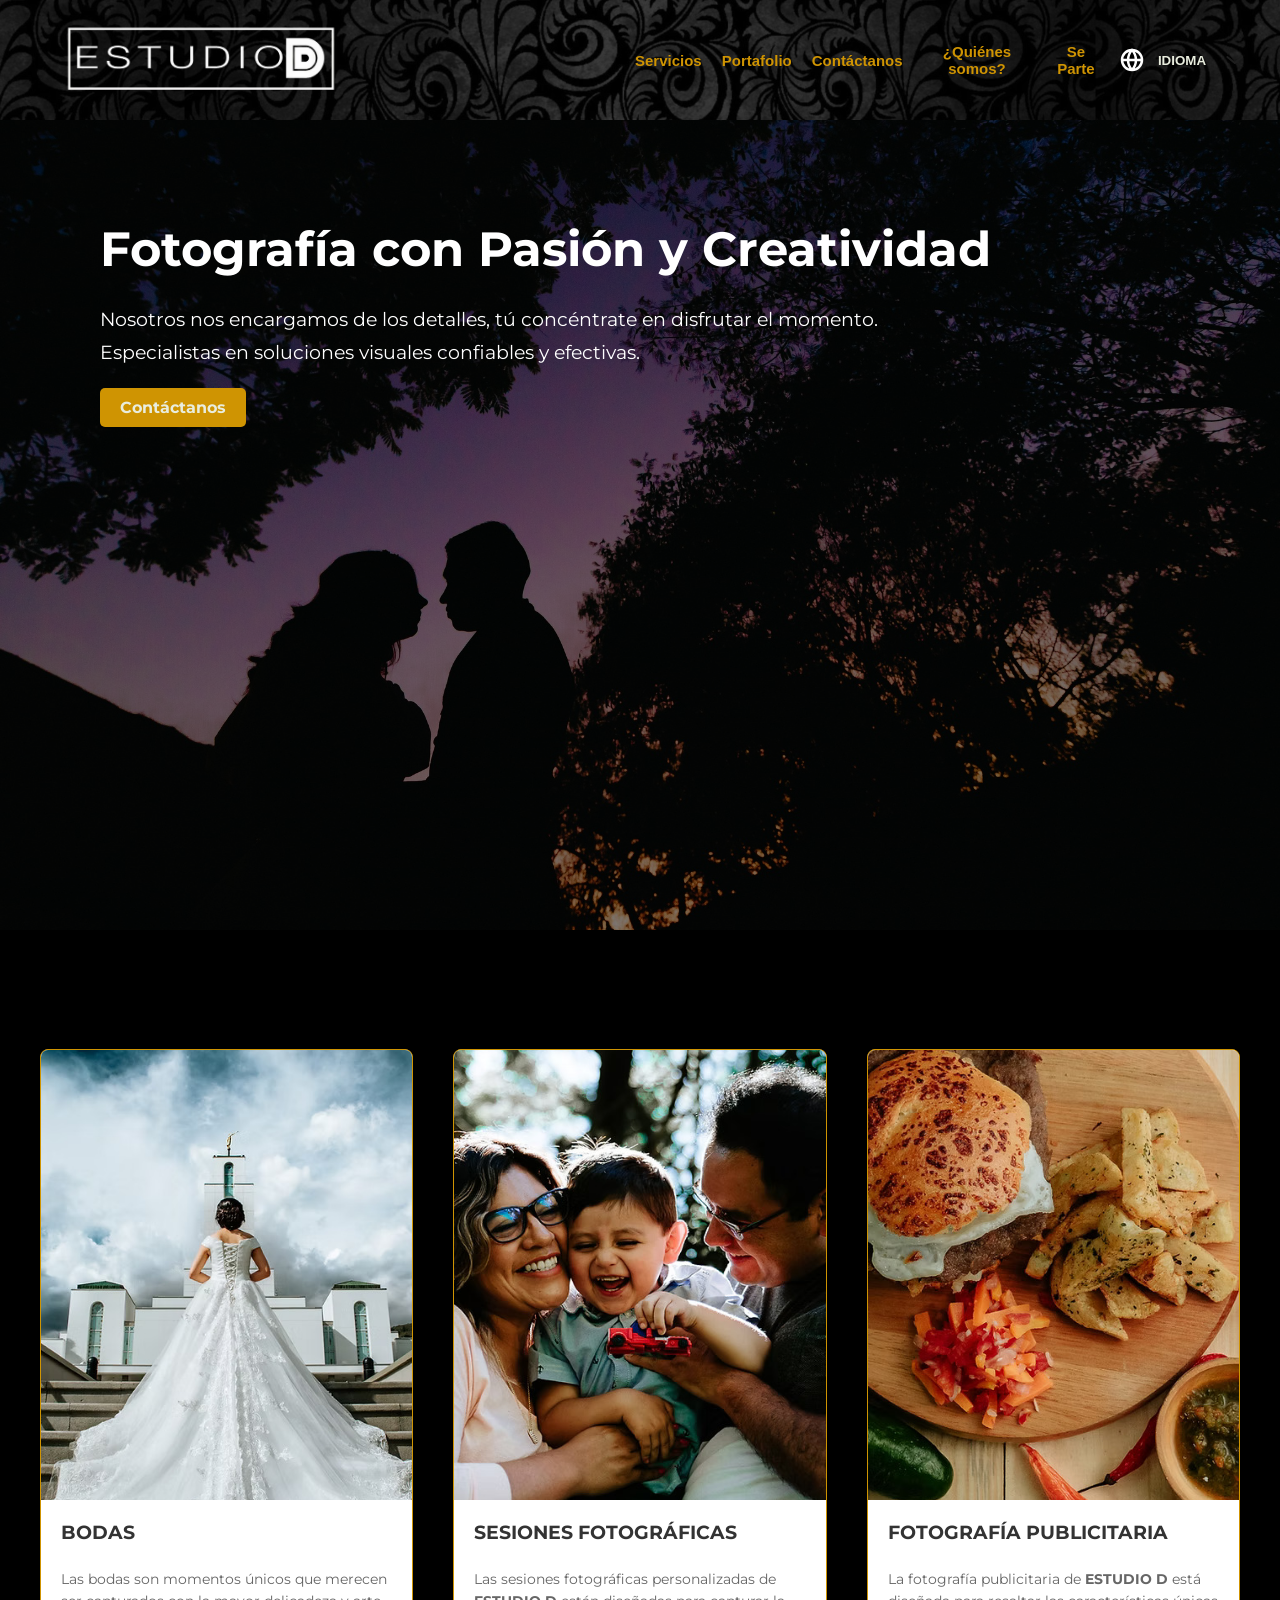
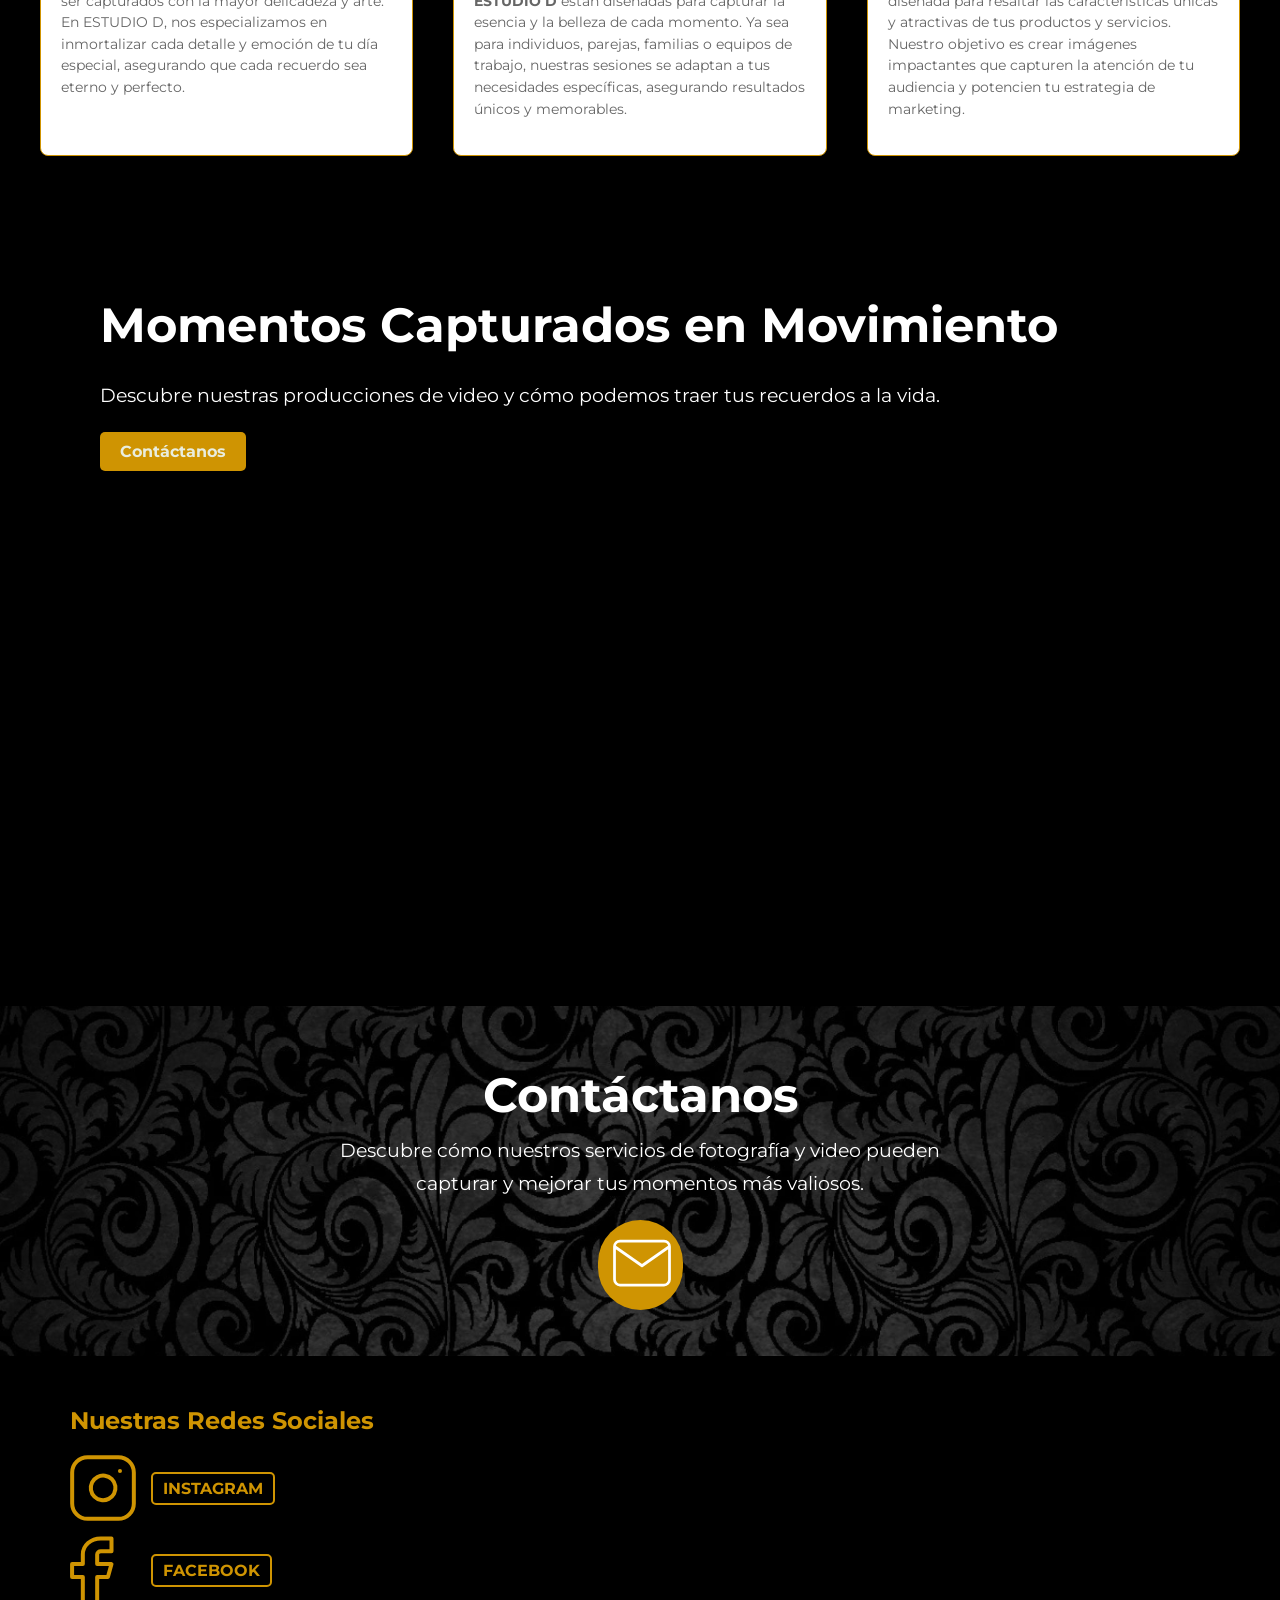
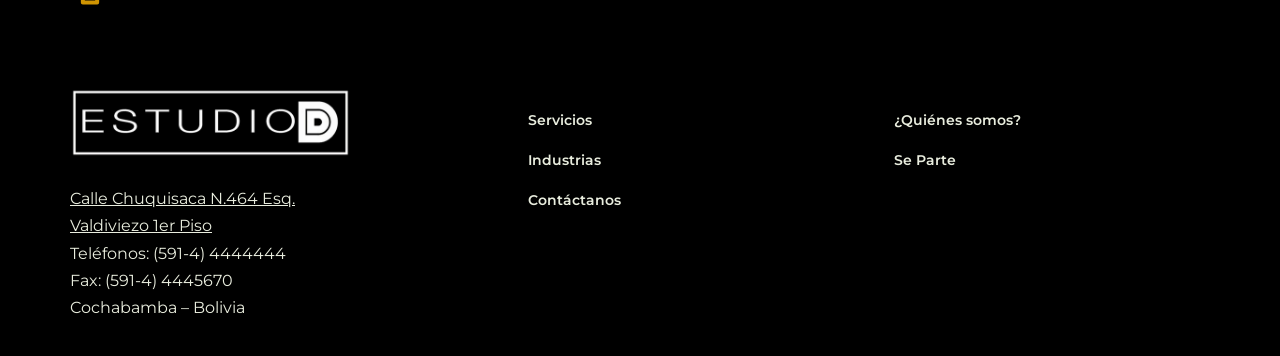
<file: index.html>
<!DOCTYPE html>
<html lang="es">

<head>
    <meta charset="UTF-8">
    <meta name="viewport" content="width=device-width, initial-scale=1.0">
    <title>Estudio D</title>
    <link rel="icon" href="favicon.ico" type="image/x-icon">
    <link rel="stylesheet" href="styles.css">
    <link rel="stylesheet" href="styles1.css">
    <script type="module" src="./modules/navbar.js"></script>
    <script type="module" src="./modules/footer.js"></script>
    <script type="module" src="./modules/contact.js"></script>
    <script type="module" src="./modules/articles.js"></script>
</head>

<body>
    <app-navbar></app-navbar>
    <div class="hero">
        <div class="hero-content">
            <h1>Fotografía con Pasión y Creatividad</h1>
            <p>Nosotros nos encargamos de los detalles, tú concéntrate en disfrutar el momento. <br>Especialistas en
                soluciones visuales confiables y efectivas.</p> <a href="contacto.html">Contáctanos</a>

        </div>
    </div>
    <app-articles></app-articles>
    <!-- Segundo Hero con Video -->
    <div class="hero-video">
        <div class="hero-video-content">
            <h1>Momentos Capturados en Movimiento</h1>
            <p>Descubre nuestras producciones de video y cómo podemos traer tus recuerdos a la vida.</p>
            <a href="contacto.html">Contáctanos</a>
        </div>
        <video class="background-video" autoplay muted loop playsinline>
            <source src="./assets/video.mp4" type="video/mp4">
            <!-- Puedes añadir más fuentes si es necesario -->
            Tu navegador no soporta la etiqueta de video.
        </video>
    </div>
    <app-contact></app-contact>
    <app-footer></app-footer>
    <script src="script.js" defer></script>
    <script>
        const images = [
            './assets/negocioMAA2.jpg',
            './assets/hero.avif',
            './assets/hero1.webp',
            './assets/hero2.webp'
        ];
        let currentIndex = 0;

        function changeBackgroundImage() {
            currentIndex = (currentIndex + 1) % images.length;
            document.querySelector('.hero').style.backgroundImage = `url('${images[currentIndex]}')`;
        }

        setInterval(changeBackgroundImage, 5000); // Cambia cada 5 segundos
    </script>
</body>

</html>
</file>
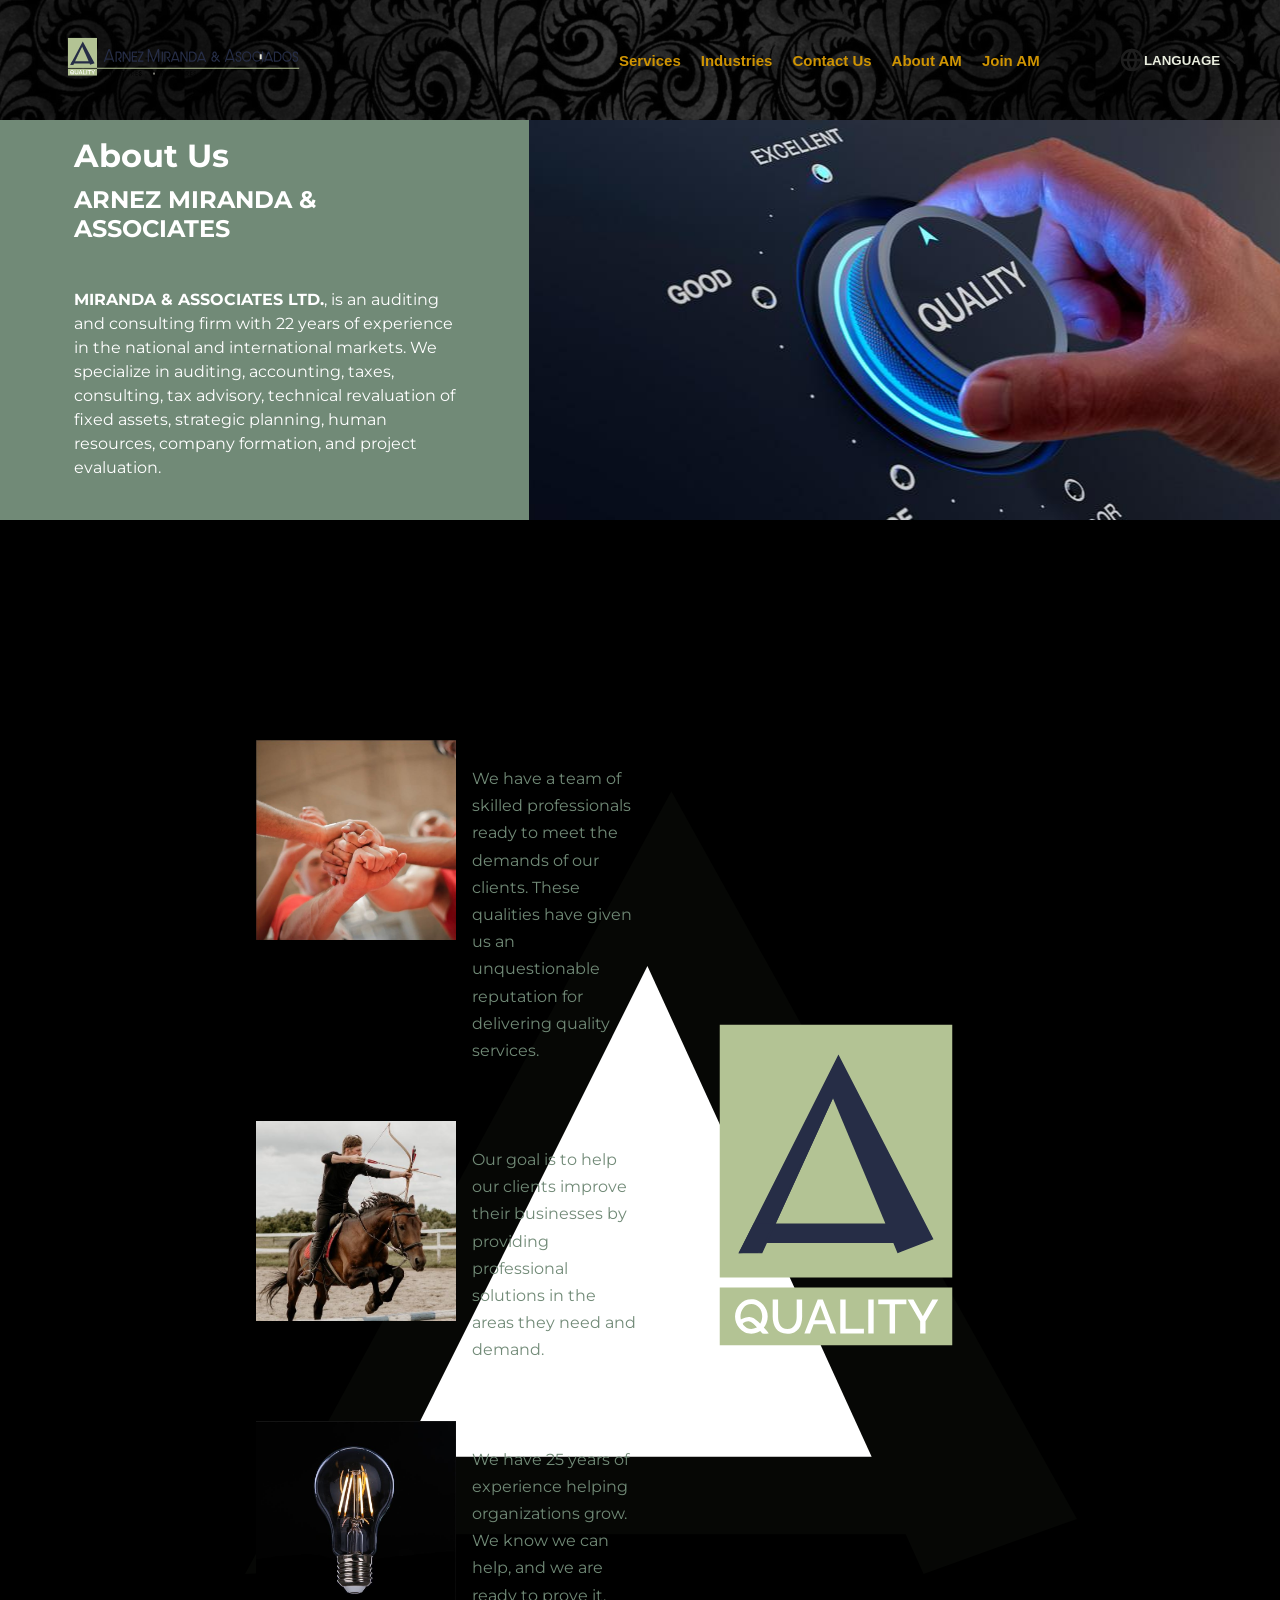
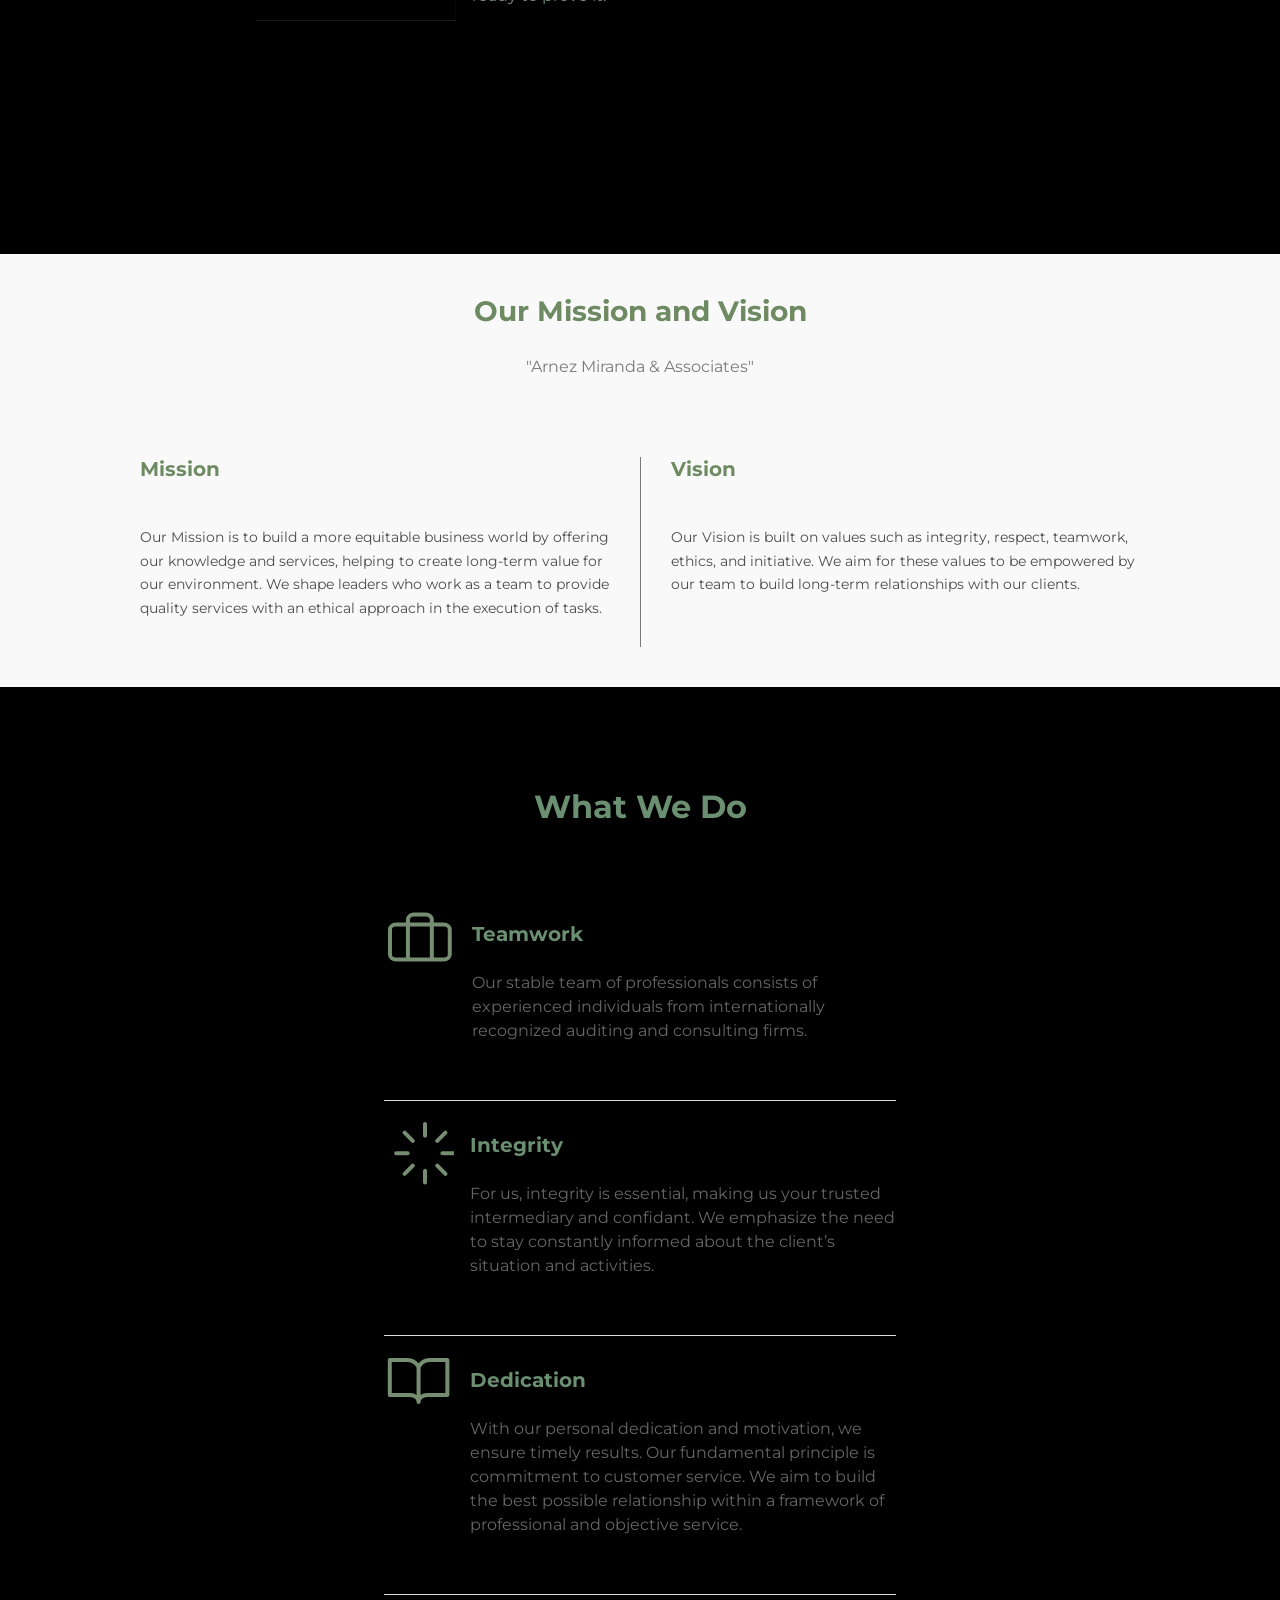
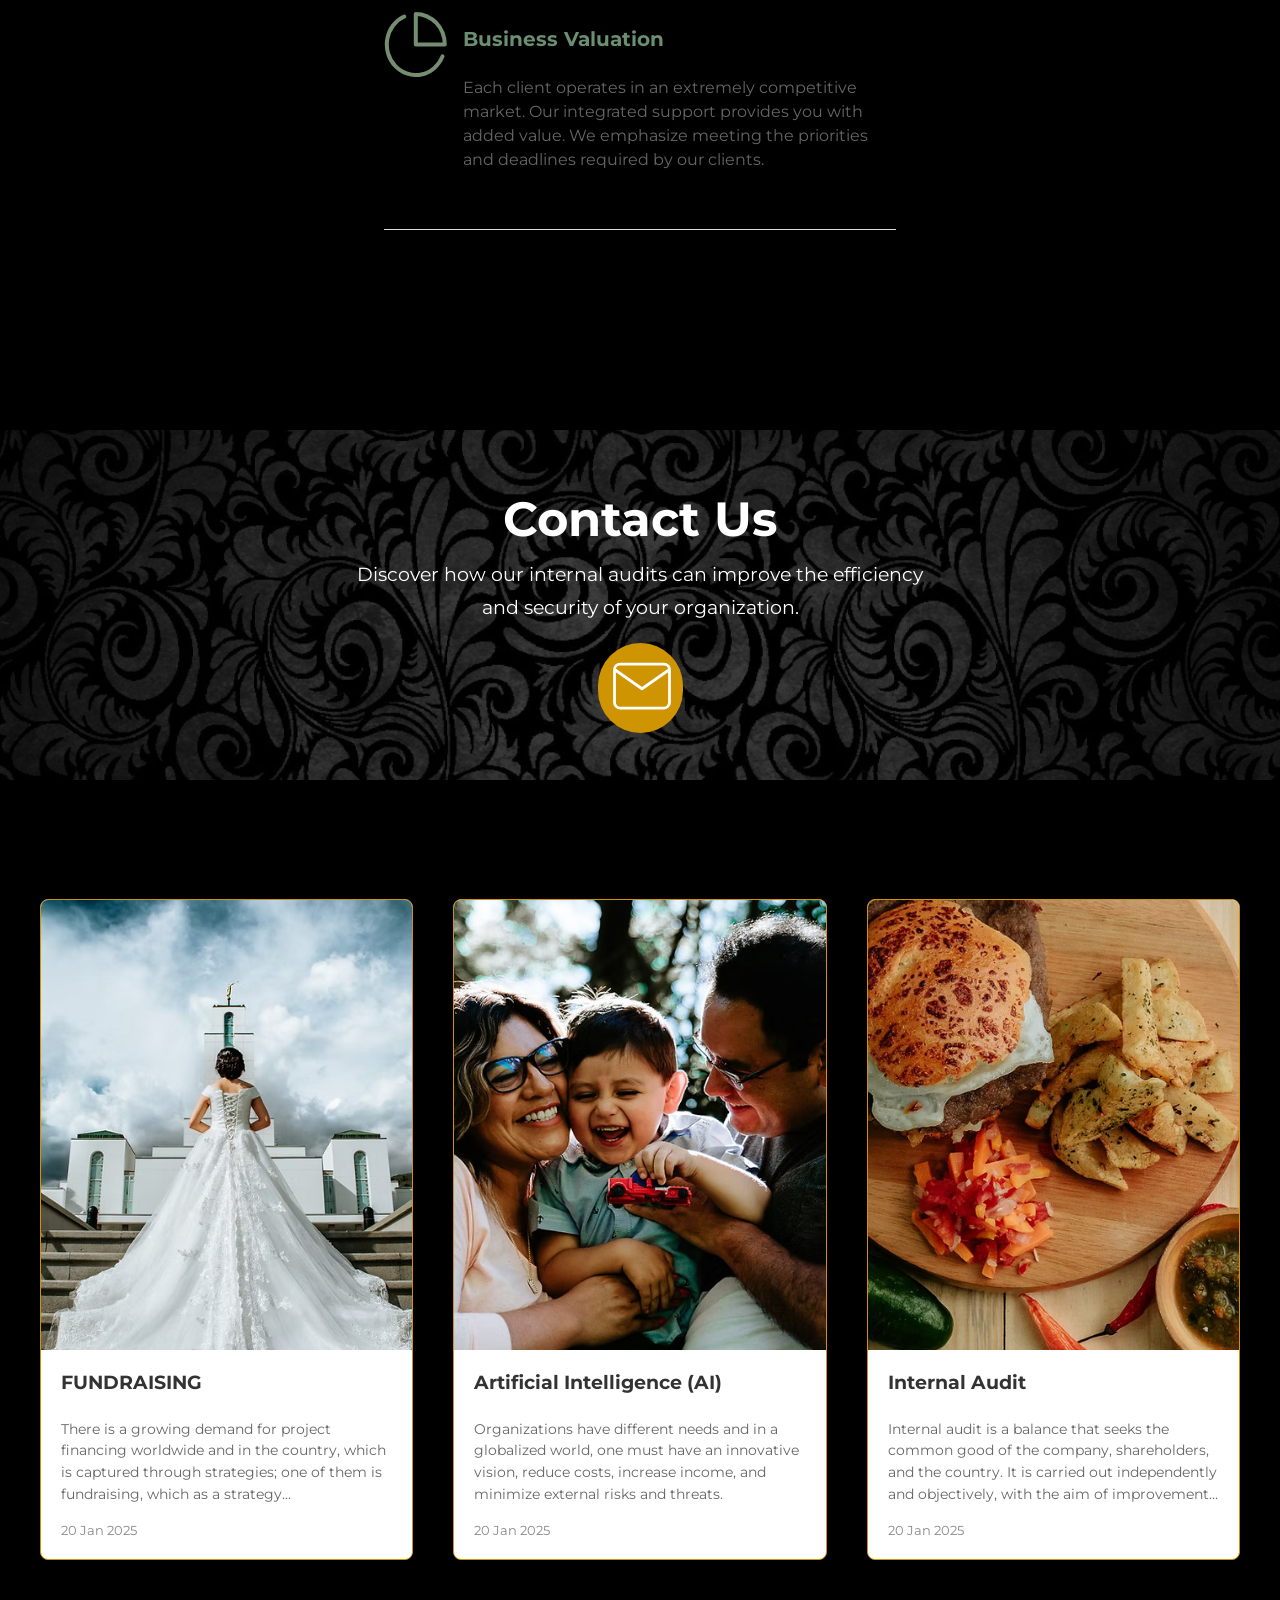
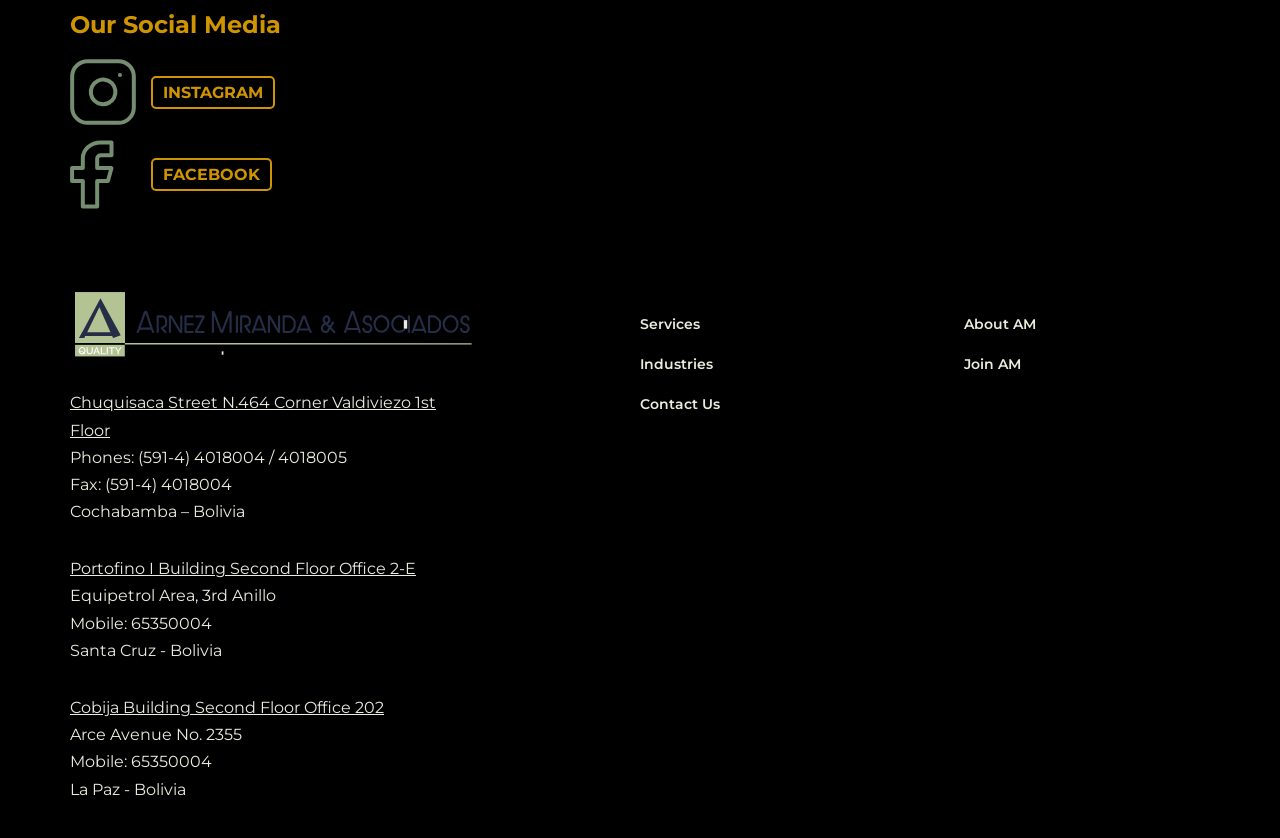
<file: aboutus.html>
<!DOCTYPE html>
<html lang="en">

<head>
    <meta charset="UTF-8">
    <meta name="viewport" content="width=device-width, initial-scale=1.0">
    <title>About Us - Arnez Miranda & Associates</title>
    <link rel="icon" href="favicon.ico" type="image/x-icon">
    <link rel="stylesheet" href="styles.css">
    <link rel="stylesheet" href="styles1.css">
    <script type="module" src="./modules-en/navbar-en.js"></script>
    <script type="module" src="./modules-en/footer-en.js"></script>
    <script type="module" src="./modules-en/contact-en.js"></script>
    <script type="module" src="./modules-en/articles-en.js"></script>
</head>

<body>
    <app-navbar></app-navbar>
    <div class="container-who" id="quienes-somos-section">
        <div class="text-box-who">
            <h1>About Us</h1>
            <h2>ARNEZ MIRANDA & ASSOCIATES</h2>
            <p>
                <strong>MIRANDA & ASSOCIATES LTD.</strong>, is an auditing and consulting firm with 22 years of experience in the national and international markets. We specialize in auditing, accounting, taxes, consulting, tax advisory, technical revaluation of fixed assets, strategic planning, human resources, company formation, and project evaluation.
            </p>
        </div>
        <div class="image-box-who">
            <!-- Background image here -->
        </div>
    </div>

    <div class="values-container">
        <!-- Left-aligned values section -->
        <div class="values-list">
            <div class="value-item">
                <span class="value-icon">
                   <img src="./assets/manos.JPG" alt="team members" width="200" height="200">
                </span>
                <p>We have a team of skilled professionals ready to meet the demands of our clients. These qualities have given us an unquestionable reputation for delivering quality services.</p>
            </div>
            <div class="value-item">
                <span class="value-icon">
                    <img src="./assets/caballo.JPG" alt="team members" width="200" height="200">
                </span>
                <p>Our goal is to help our clients improve their businesses by providing professional solutions in the areas they need and demand.</p>
            </div>
            <div class="value-item">
                <span class="value-icon">
                    <img src="./assets/foco.JPG" alt="team members" width="200" height="200">
                </span>
                <p>We have 25 years of experience helping organizations grow. We know we can help, and we are ready to prove it.</p>
            </div>
        </div>
         <!-- Triángulo de fondo y contenedor central de "QUALITY" -->
         <div class="values-background">
            <svg width="1094" height="879" viewBox="0 0 1641 1318" fill="none" xmlns="http://www.w3.org/2000/svg">
                <path
                    d="M276 1310L915.6 136L1524 1227.32L1293.9 1310L1267.04 1250.47H455.521L442.031 1275.99L433.038 1293.17L428.1 1303.39L276 1310Z"
                    fill="#677D59" fill-opacity="0.06" />
                <path d="M1216 1134L879.644 398L512 1134H1216Z" fill="white" />
            </svg>
        </div>
        <div class="quality-box">

            <svg width="233" height="321" viewBox="0 0 233 321" fill="none" xmlns="http://www.w3.org/2000/svg">
                <rect width="233" height="253" fill="#B3C394" />
                <rect y="263" width="233" height="58" fill="#B3C394" />
                <path
                    d="M31.8438 309.24C29.3798 309.24 27.1558 308.76 25.1718 307.8C23.1878 306.808 21.4758 305.496 20.0358 303.864C18.5958 302.232 17.4758 300.392 16.6758 298.344C15.9078 296.264 15.5238 294.136 15.5238 291.96C15.5238 289.688 15.9398 287.528 16.7718 285.48C17.6038 283.4 18.7558 281.56 20.2278 279.96C21.6998 278.328 23.4278 277.048 25.4118 276.12C27.4278 275.16 29.6038 274.68 31.9398 274.68C34.3718 274.68 36.5798 275.176 38.5638 276.168C40.5798 277.16 42.2918 278.488 43.6998 280.152C45.1398 281.816 46.2438 283.672 47.0118 285.72C47.8118 287.768 48.2118 289.864 48.2118 292.008C48.2118 294.28 47.7958 296.456 46.9638 298.536C46.1638 300.584 45.0278 302.424 43.5558 304.056C42.0838 305.656 40.3398 306.92 38.3238 307.848C36.3398 308.776 34.1798 309.24 31.8438 309.24ZM31.8918 304.392C33.6198 304.392 35.1558 304.04 36.4998 303.336C37.8438 302.632 38.9638 301.688 39.8598 300.504C40.7878 299.288 41.4918 297.944 41.9718 296.472C42.4518 294.968 42.6918 293.464 42.6918 291.96C42.6918 290.36 42.4358 288.808 41.9238 287.304C41.4438 285.8 40.7238 284.472 39.7638 283.32C38.8038 282.168 37.6518 281.256 36.3078 280.584C34.9958 279.88 33.5238 279.528 31.8918 279.528C30.1638 279.528 28.6278 279.88 27.2838 280.584C25.9398 281.288 24.8038 282.248 23.8758 283.464C22.9478 284.648 22.2278 285.976 21.7158 287.448C21.2358 288.92 20.9958 290.424 20.9958 291.96C20.9958 293.56 21.2518 295.112 21.7638 296.616C22.2758 298.12 22.9958 299.448 23.9238 300.6C24.8838 301.752 26.0358 302.68 27.3798 303.384C28.7238 304.056 30.2278 304.392 31.8918 304.392ZM32.5638 297.144H37.7478L48.1158 309H42.9318L32.5638 297.144ZM67.8918 309.24C65.1718 309.24 62.8678 308.776 60.9798 307.848C59.1238 306.92 57.6198 305.656 56.4678 304.056C55.3478 302.456 54.5158 300.632 53.9718 298.584C53.4598 296.536 53.2038 294.408 53.2038 292.2V274.92H58.5798V292.2C58.5798 293.768 58.7398 295.288 59.0598 296.76C59.3798 298.2 59.8918 299.496 60.5958 300.648C61.2998 301.8 62.2438 302.712 63.4278 303.384C64.6438 304.056 66.1318 304.392 67.8918 304.392C69.6838 304.392 71.1718 304.056 72.3558 303.384C73.5718 302.68 74.5158 301.752 75.1877 300.6C75.8918 299.416 76.4038 298.104 76.7238 296.664C77.0438 295.224 77.2038 293.736 77.2038 292.2V274.92H82.6278V292.2C82.6278 294.536 82.3398 296.744 81.7638 298.824C81.2198 300.872 80.3558 302.68 79.1718 304.248C78.0198 305.784 76.5158 307 74.6598 307.896C72.8038 308.792 70.5478 309.24 67.8918 309.24ZM98.2113 274.92H103.299L116.547 309H110.883L107.283 299.736H94.1313L90.5793 309H84.8673L98.2113 274.92ZM106.227 295.752L100.755 280.824L95.0913 295.752H106.227ZM120.762 309V274.92H126.138V304.248H144.426V309H120.762ZM148.793 309V274.92H154.169V309H148.793ZM186.879 279.672H175.551V309H170.127V279.672H158.751V274.92H186.879V279.672ZM193.945 274.92L203.353 291.864L212.857 274.92H218.761L206.041 296.808V309H200.665V296.712L188.041 274.92H193.945Z"
                    fill="white" />
                <path
                    d="M30 297C34.5 298 44 309 44 309H49.5C49.5 309 43.7996 301.68 38.5 297C35.282 294.158 33.5 293 30 292.5C26.5 292 20.5 295.5 20.5 295.5L22.5 300C22.5 300 25.5 296 30 297Z"
                    fill="white" />
                <path
                    d="M19 228.628L118.938 30L214 214.64L182.312 226.95L178.047 228.628L173.849 218.557H44.5938V223.593L43.375 225.831L42.7656 227.509L19 228.628Z"
                    fill="#262D46" />
                <path d="M165.859 198.974L113.453 73.6421L56.1719 198.974H165.859Z" fill="#B3C394" />
                <path d="M38.5 228.628H19L34.2344 198.974H56.1719L39.1094 228.628H38.5Z" fill="#262D46" />
                <path d="M42.7656 228.628L113.453 73.6421H109.797L47.0312 214.081L39.1094 228.628H42.7656Z"
                    fill="#262D46" />
            </svg>
        </div>
    </div>
    <section class="join-our-team">
        <h2>Our Mission and Vision</h2>
        <p class="subtitle">"Arnez Miranda & Associates"</p>
    
        <div class="opportunities">
            <!-- Opportunities for students -->
            <div class="opportunity">
                <h3>Mission</h3>
                <p>Our Mission is to build a more equitable business world by offering our knowledge and services, helping to create long-term value for our environment. We shape leaders who work as a team to provide quality services with an ethical approach in the execution of tasks.</p>
            </div>
    
            <!-- Divider -->
            <div class="divider"></div>
    
            <!-- Opportunities for professionals -->
            <div class="opportunity">
                <h3>Vision</h3>
                <p>Our Vision is built on values such as integrity, respect, teamwork, ethics, and initiative. We aim for these values to be empowered by our team to build long-term relationships with our clients.</p>
            </div>
        </div>
    </section>
    
    <section class="que-hacemos">
        <h1>What We Do</h1>
        <div class="service-item">
            <div class="icon">
                <svg width="72" height="60" viewBox="0 0 72 60" fill="none" xmlns="http://www.w3.org/2000/svg">
                    <path
                        d="M47.8381 52.5V12.5C47.8381 11.1739 47.2082 9.90215 46.0869 8.96447C44.9657 8.02678 43.4449 7.5 41.8592 7.5H29.9014C28.3157 7.5 26.795 8.02678 25.6737 8.96447C24.5524 9.90215 23.9225 11.1739 23.9225 12.5V52.5M11.9647 17.5H59.7959C63.0979 17.5 65.7748 19.7386 65.7748 22.5V47.5C65.7748 50.2614 63.0979 52.5 59.7959 52.5H11.9647C8.66268 52.5 5.98584 50.2614 5.98584 47.5V22.5C5.98584 19.7386 8.66268 17.5 11.9647 17.5Z"
                        stroke="#758D70" stroke-width="4" stroke-linecap="round" stroke-linejoin="round" />
                </svg>
            </div>
            <div class="content">
                <h2>Teamwork</h2>
                <p>Our stable team of professionals consists of experienced individuals from internationally recognized auditing and consulting firms.</p>
            </div>
        </div>
    
        <div class="separator"></div>
    
        <div class="service-item">
            <div class="icon">
                <svg width="70" height="71" viewBox="0 0 70 71" fill="none" xmlns="http://www.w3.org/2000/svg">
                    <g clip-path="url(#clip0_72_2392)">
                        <path
                            d="M41.022 6.07178V17.7384M41.022 52.7384V64.4051M20.6232 14.6176L28.7885 22.8718M53.2555 47.6051L61.4208 55.8593M12.1694 35.2384H23.7105M58.3335 35.2384H69.8746M20.6232 55.8593L28.7885 47.6051M53.2555 22.8718L61.4208 14.6176"
                            stroke="#758D70" stroke-width="4" stroke-linecap="round" stroke-linejoin="round" />
                    </g>
                    <defs>
                        <clipPath id="clip0_72_2392">
                            <rect width="69.2462" height="70" fill="white" transform="translate(0.628418 0.0717773)" />
                        </clipPath>
                    </defs>
                </svg>
            </div>
            <div class="content">
                <h2>Integrity</h2>
                <p>For us, integrity is essential, making us your trusted intermediary and confidant. We emphasize the need to stay constantly informed about the client’s situation and activities.</p>
            </div>
        </div>
    
        <div class="separator"></div>
    
        <div class="service-item">
            <div class="icon">
                <svg width="70" height="56" viewBox="0 0 70 56" fill="none" xmlns="http://www.w3.org/2000/svg">
                    <path
                        d="M34.5831 16.3333C34.5831 13.858 33.3702 11.484 31.2111 9.73367C29.052 7.98333 26.1237 7 23.0704 7H5.80127V42H25.9486C28.2386 42 30.4348 42.7375 32.0541 44.0503C33.6734 45.363 34.5831 47.1435 34.5831 49M34.5831 16.3333V49M34.5831 16.3333C34.5831 13.858 35.796 11.484 37.9551 9.73367C40.1142 7.98333 43.0425 7 46.0958 7H63.3649V42H43.2177C40.9276 42 38.7314 42.7375 37.1121 44.0503C35.4928 45.363 34.5831 47.1435 34.5831 49"
                        stroke="#758D70" stroke-width="4" stroke-linecap="round" stroke-linejoin="round" />
                </svg>
            </div>
            <div class="content">
                <h2>Dedication</h2>
                <p>With our personal dedication and motivation, we ensure timely results. Our fundamental principle is commitment to customer service. We aim to build the best possible relationship within a framework of professional and objective service.</p>
            </div>
        </div>
    
        <div class="separator"></div>
    
        <div class="service-item">
            <div class="icon">
                <svg width="63" height="65" viewBox="0 0 63 65" fill="none" xmlns="http://www.w3.org/2000/svg">
                    <path
                        d="M58.5064 44.3744C56.6615 48.9641 53.776 53.0086 50.102 56.1541C46.4281 59.2997 42.0776 61.4505 37.4309 62.4187C32.7842 63.3869 27.9829 63.1428 23.4465 61.7079C18.9102 60.273 14.7771 57.691 11.4085 54.1875C8.03993 50.684 5.53844 46.3658 4.12275 41.6103C2.70706 36.8548 2.42027 31.8069 3.28746 26.908C4.15464 22.009 6.1494 17.408 9.09734 13.5074C12.0453 9.60674 15.8566 6.52518 20.1982 4.53209M60.7974 32.5071C60.7974 28.5009 60.0473 24.5338 58.5899 20.8326C57.1326 17.1313 54.9965 13.7682 52.3036 10.9353C49.6108 8.10248 46.4139 5.85534 42.8955 4.32222C39.3772 2.78909 35.6062 2 31.7979 2V32.5071H60.7974Z"
                        stroke="#758D70" stroke-width="4" stroke-linecap="round" stroke-linejoin="round" />
                </svg>
            </div>
            <div class="content">
                <h2>Business Valuation</h2>
                <p>Each client operates in an extremely competitive market. Our integrated support provides you with added value. We emphasize meeting the priorities and deadlines required by our clients.</p>
            </div>
        </div>
    
        <div class="separator"></div>
    </section>
    <app-contact></app-contact>   
    <app-articles></app-articles>
    <app-footer></app-footer>
    <script src="script-en.js" defer></script>
</body>

</html>
</file>
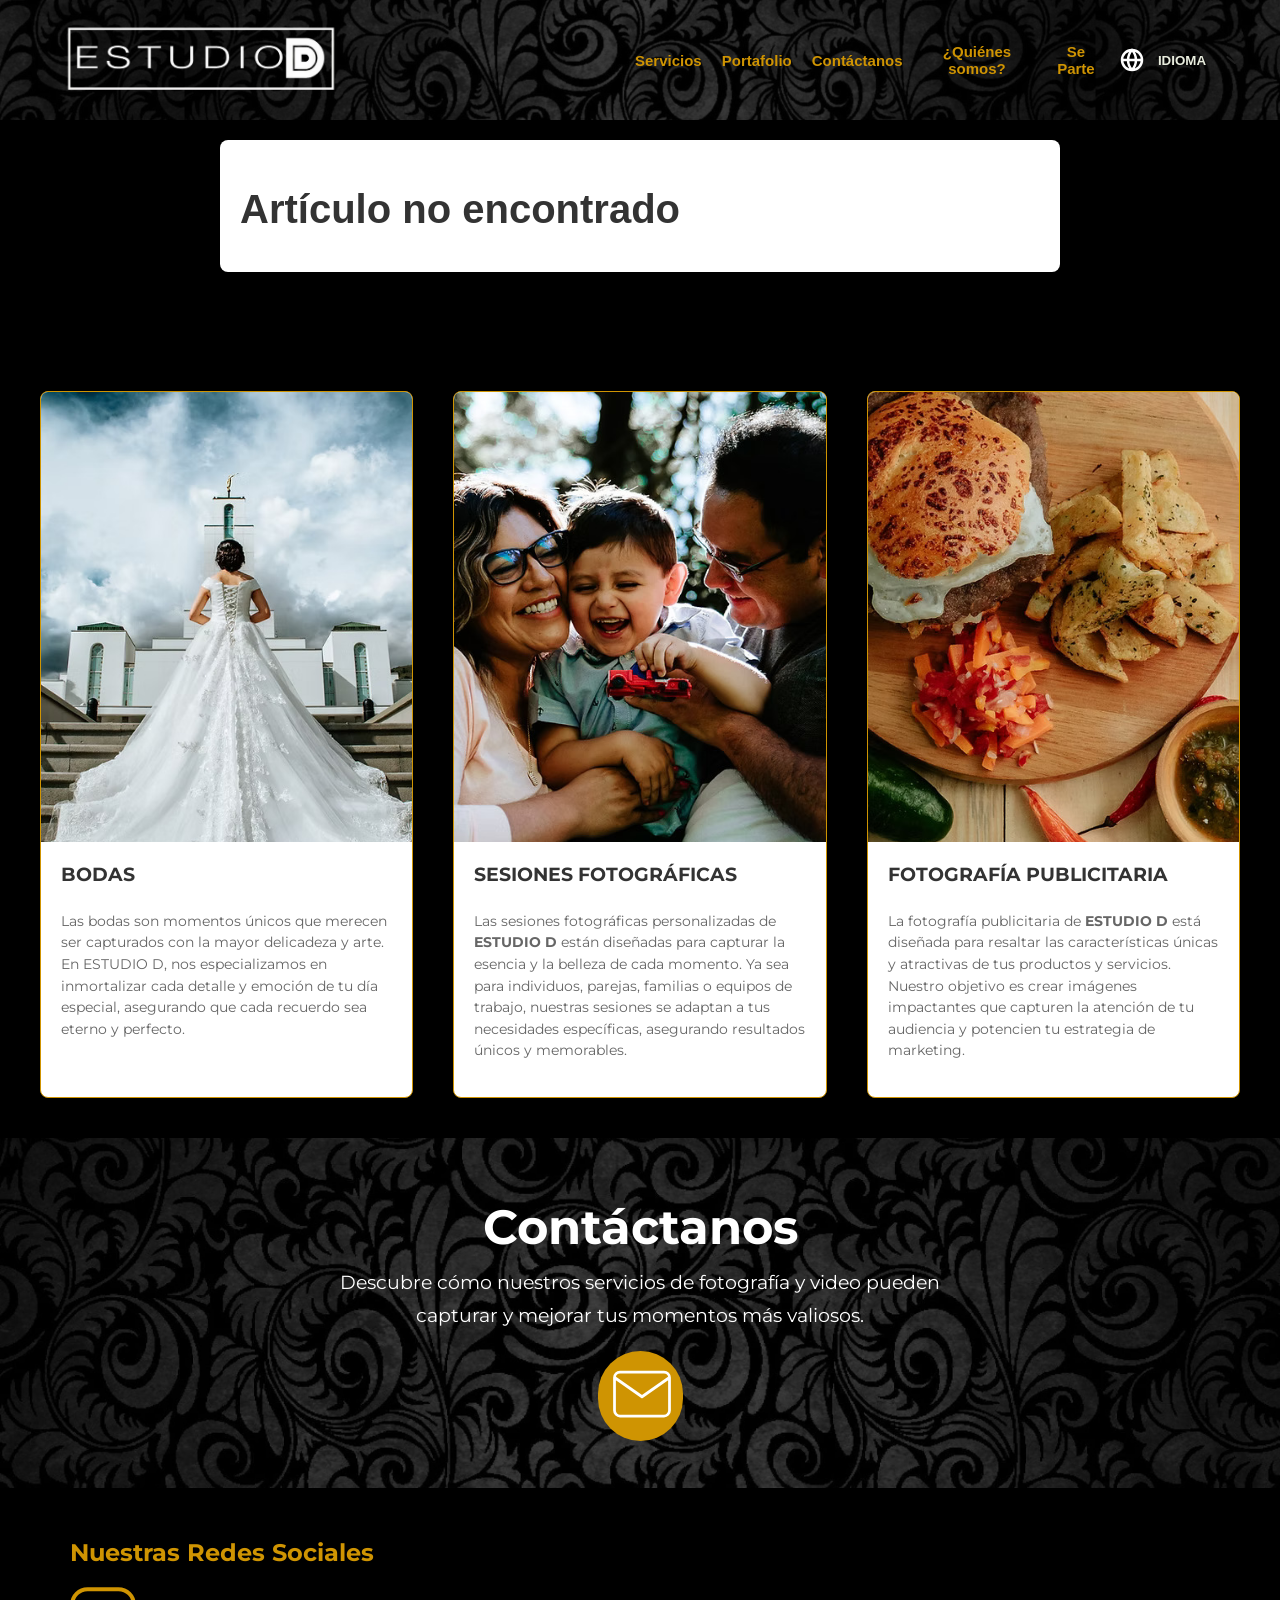
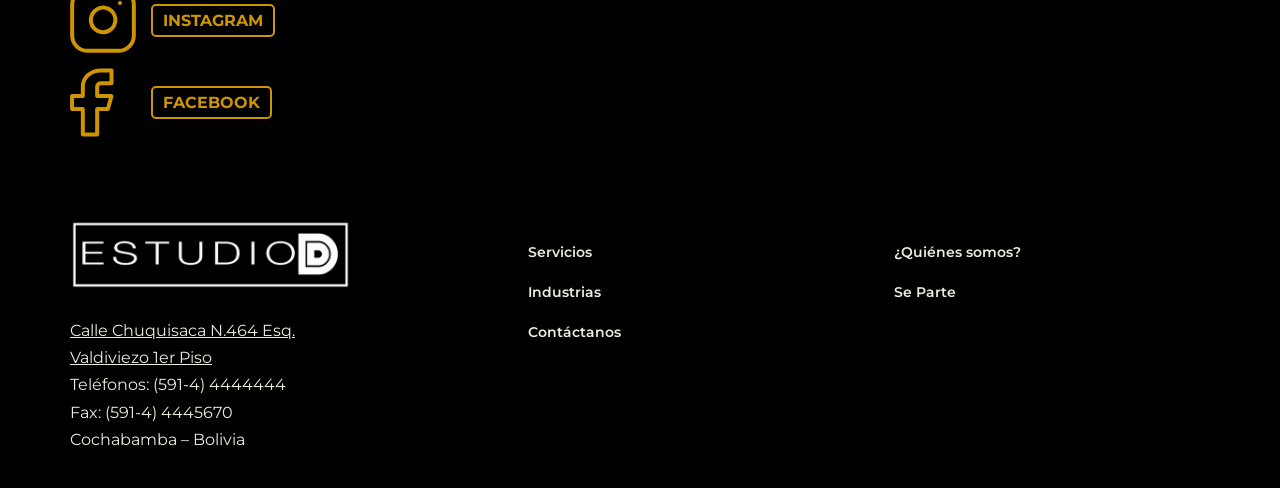
<file: articulo.html>
<!DOCTYPE html>
<html lang="es">

<head>
    <meta charset="UTF-8">
    <meta name="viewport" content="width=device-width, initial-scale=1.0">
    <title>Artículo</title>
    <link rel="icon" href="favicon.ico" type="image/x-icon">
    <link rel="stylesheet" href="styles.css">
    <link rel="stylesheet" href="styles1.css">
    <script type="module" src="./modules/navbar.js"></script>
    <script type="module" src="./modules/footer.js"></script>
    <script type="module" src="./modules/contact.js"></script>
    <script type="module" src="./modules/articles.js"></script>
    <script type="module" src="article-details.js" defer></script>
</head>

<body>
    <app-navbar></app-navbar>

    <div id="article-content">
        <!-- Aquí se cargará el contenido dinámico -->
    </div>
    <app-articles></app-articles>
    <app-contact></app-contact>
    <app-footer></app-footer>
    <script src="script.js" defer></script>
</body>

</html>
</file>
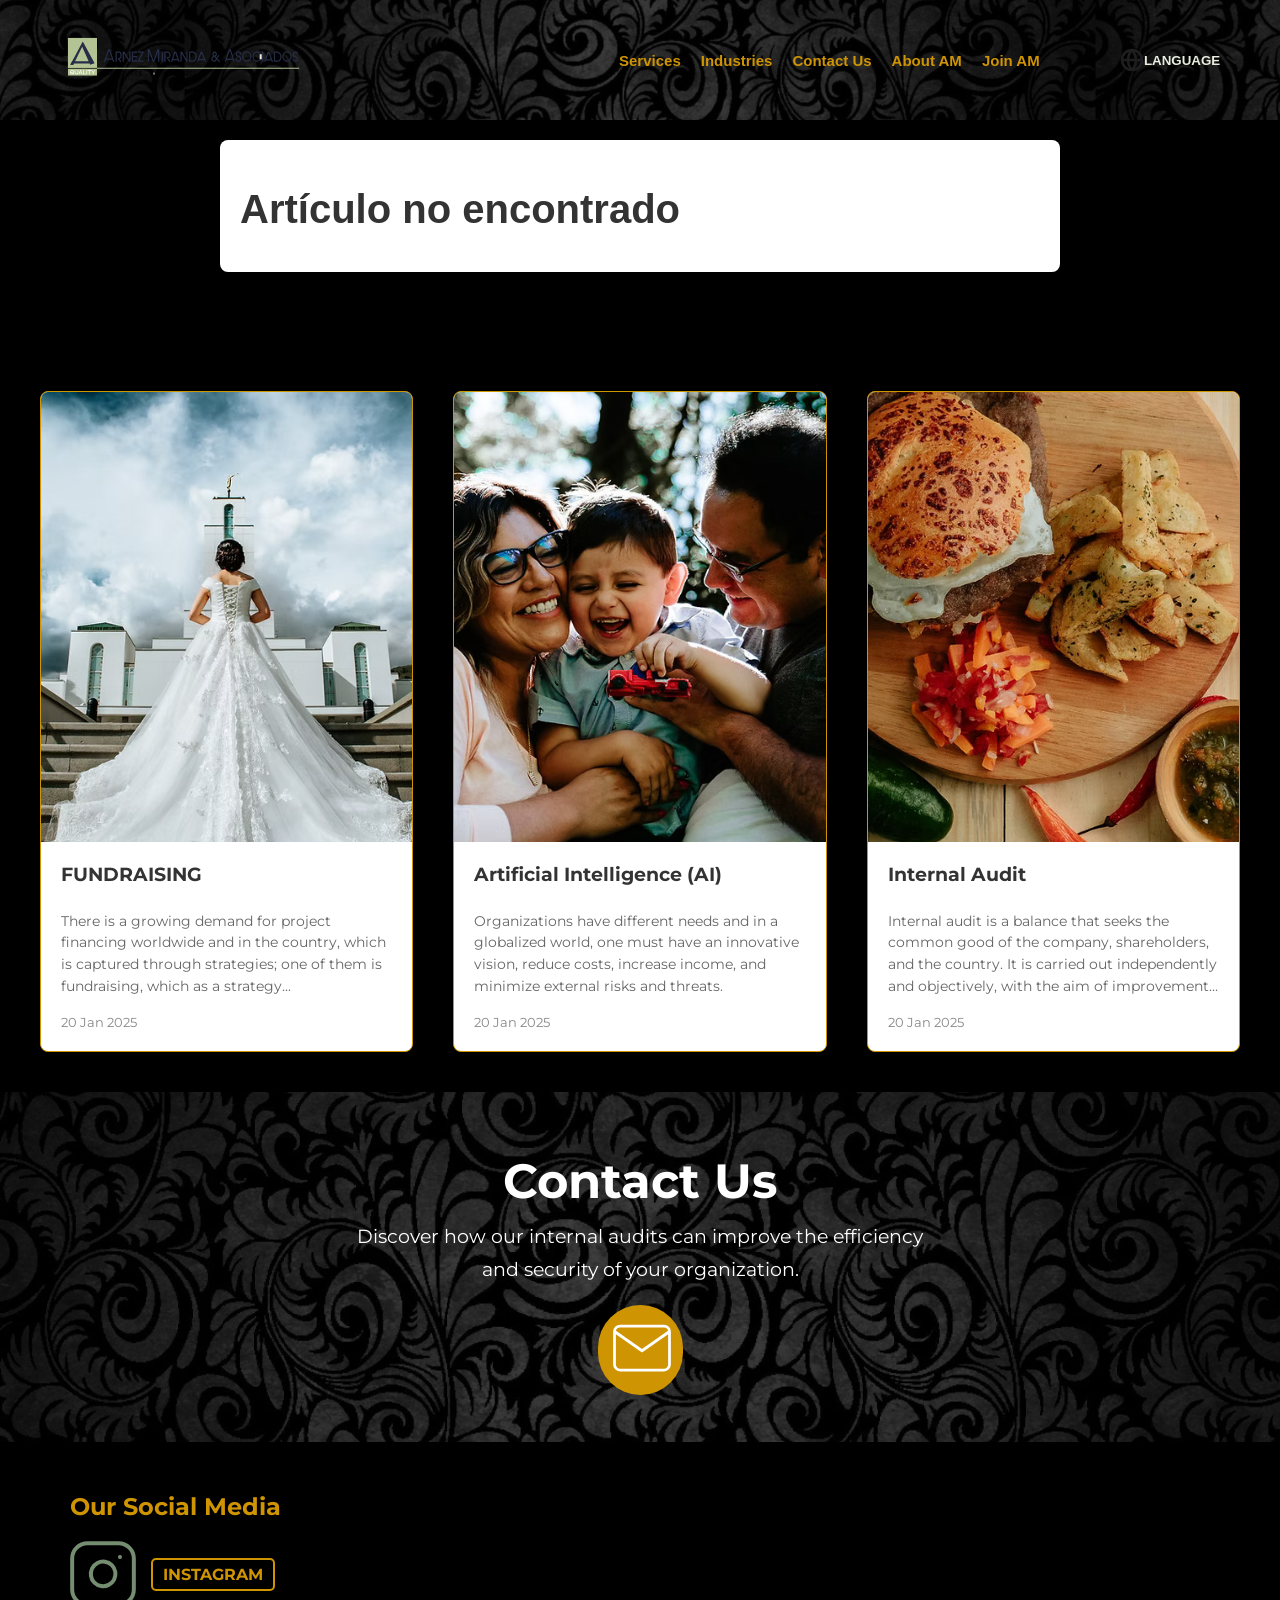
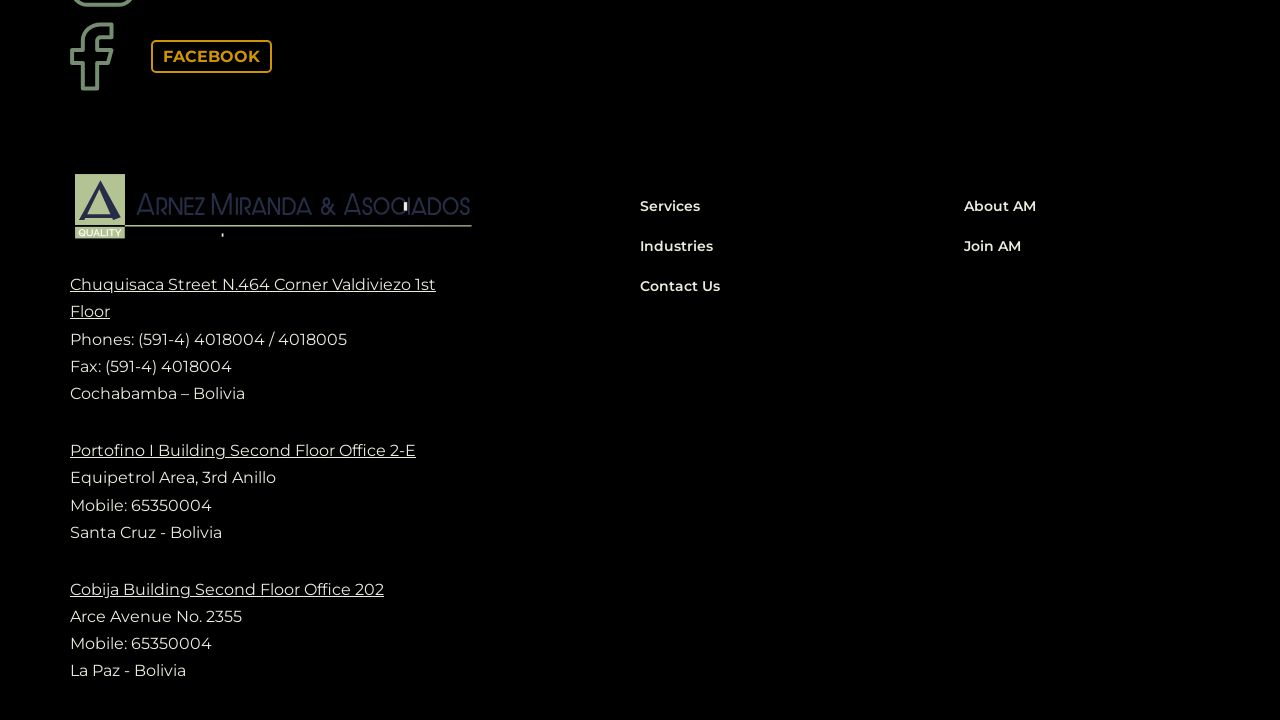
<file: articuloEN.html>
<!DOCTYPE html>
<html lang="es">


<head>
    <meta charset="UTF-8">
    <meta name="viewport" content="width=device-width, initial-scale=1.0">
    <title>Join AM - Arnez Miranda and Associates</title>
    <link rel="icon" href="favicon.ico" type="image/x-icon">
    <link rel="stylesheet" href="styles.css">
    <link rel="stylesheet" href="styles1.css">
    <script type="module" src="./modules-en/navbar-en.js"></script>
    <script type="module" src="./modules-en/footer-en.js"></script>
    <script type="module" src="./modules-en/contact-en.js"></script>
    <script type="module" src="./modules-en/articles-en.js"></script>
    <script type="module" src="article-detailsEN.js" defer></script>
</head>

<body>
    <app-navbar></app-navbar>

    <div id="article-content">
        <!-- Aquí se cargará el contenido dinámico -->
    </div>

    <app-articles></app-articles>
    <app-contact></app-contact>
    <app-footer></app-footer>
    <script src="script-en.js" defer></script>
</body>

</html>
</file>
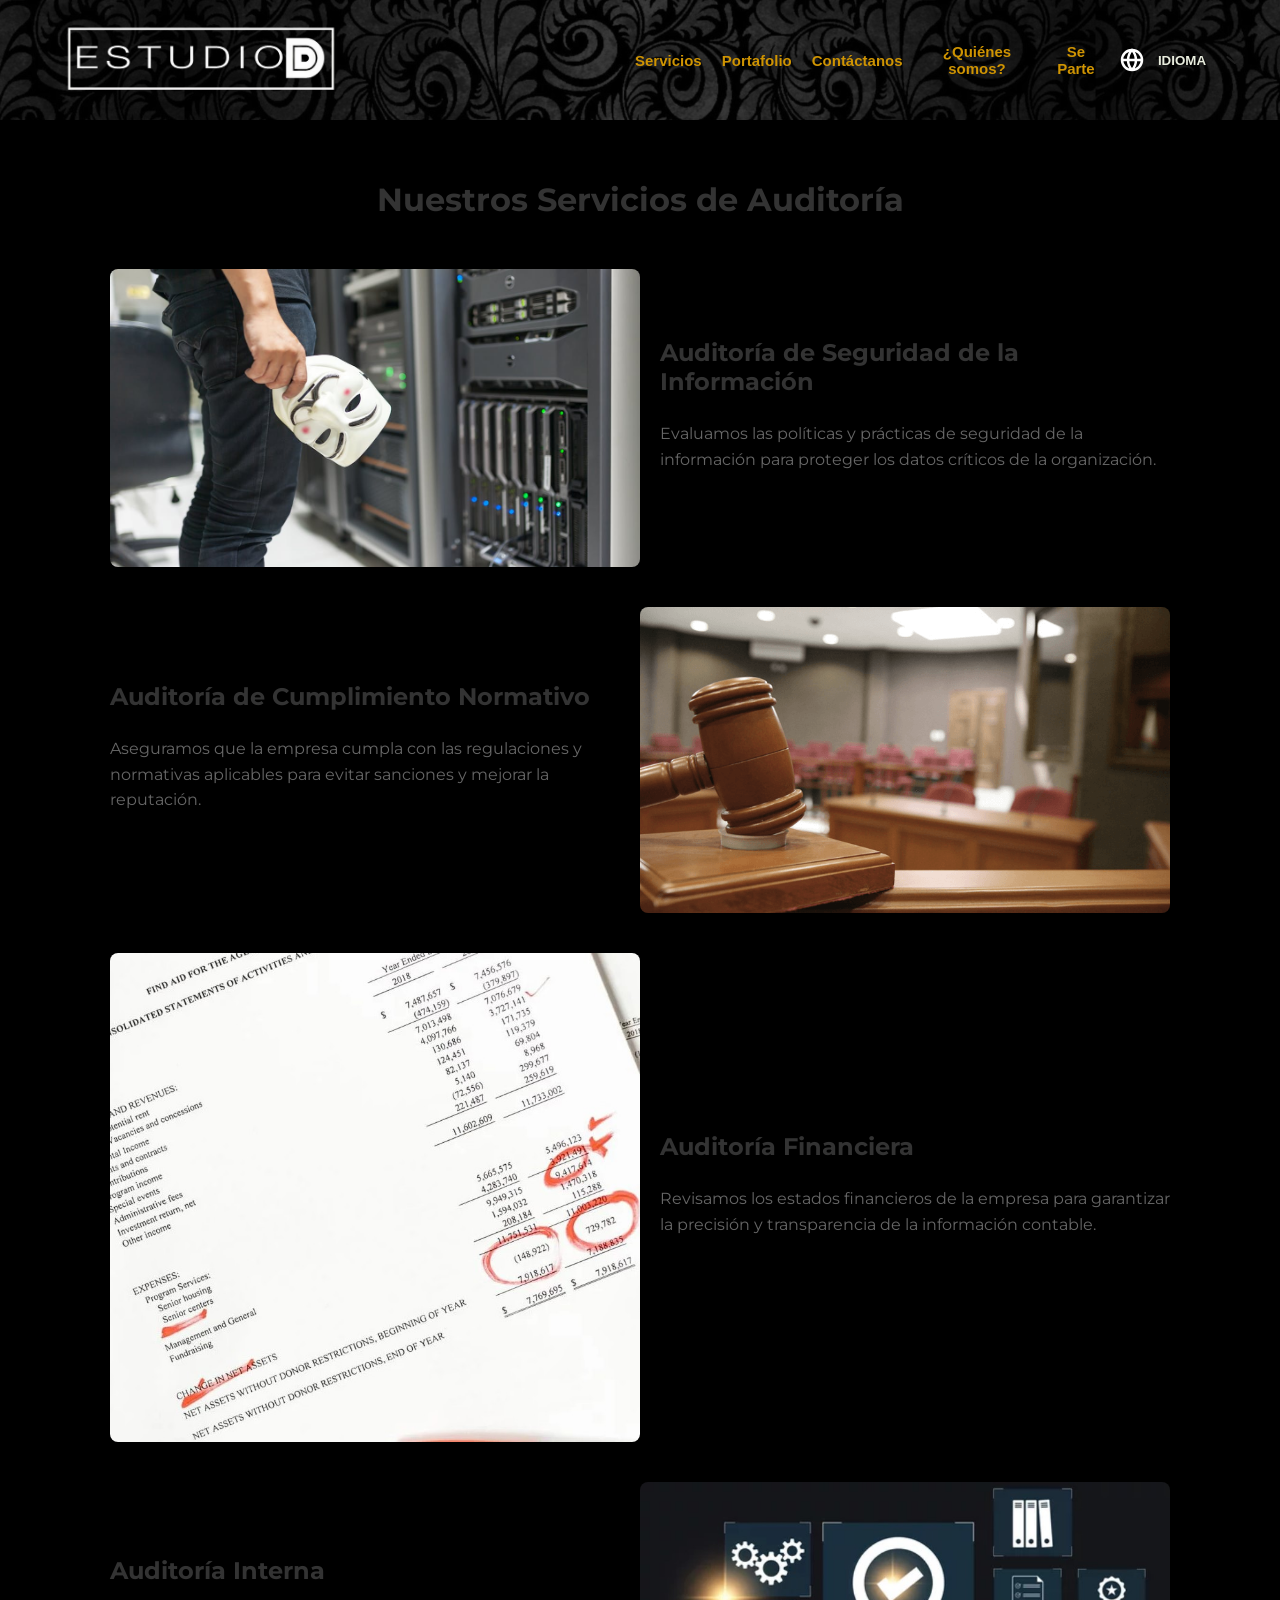
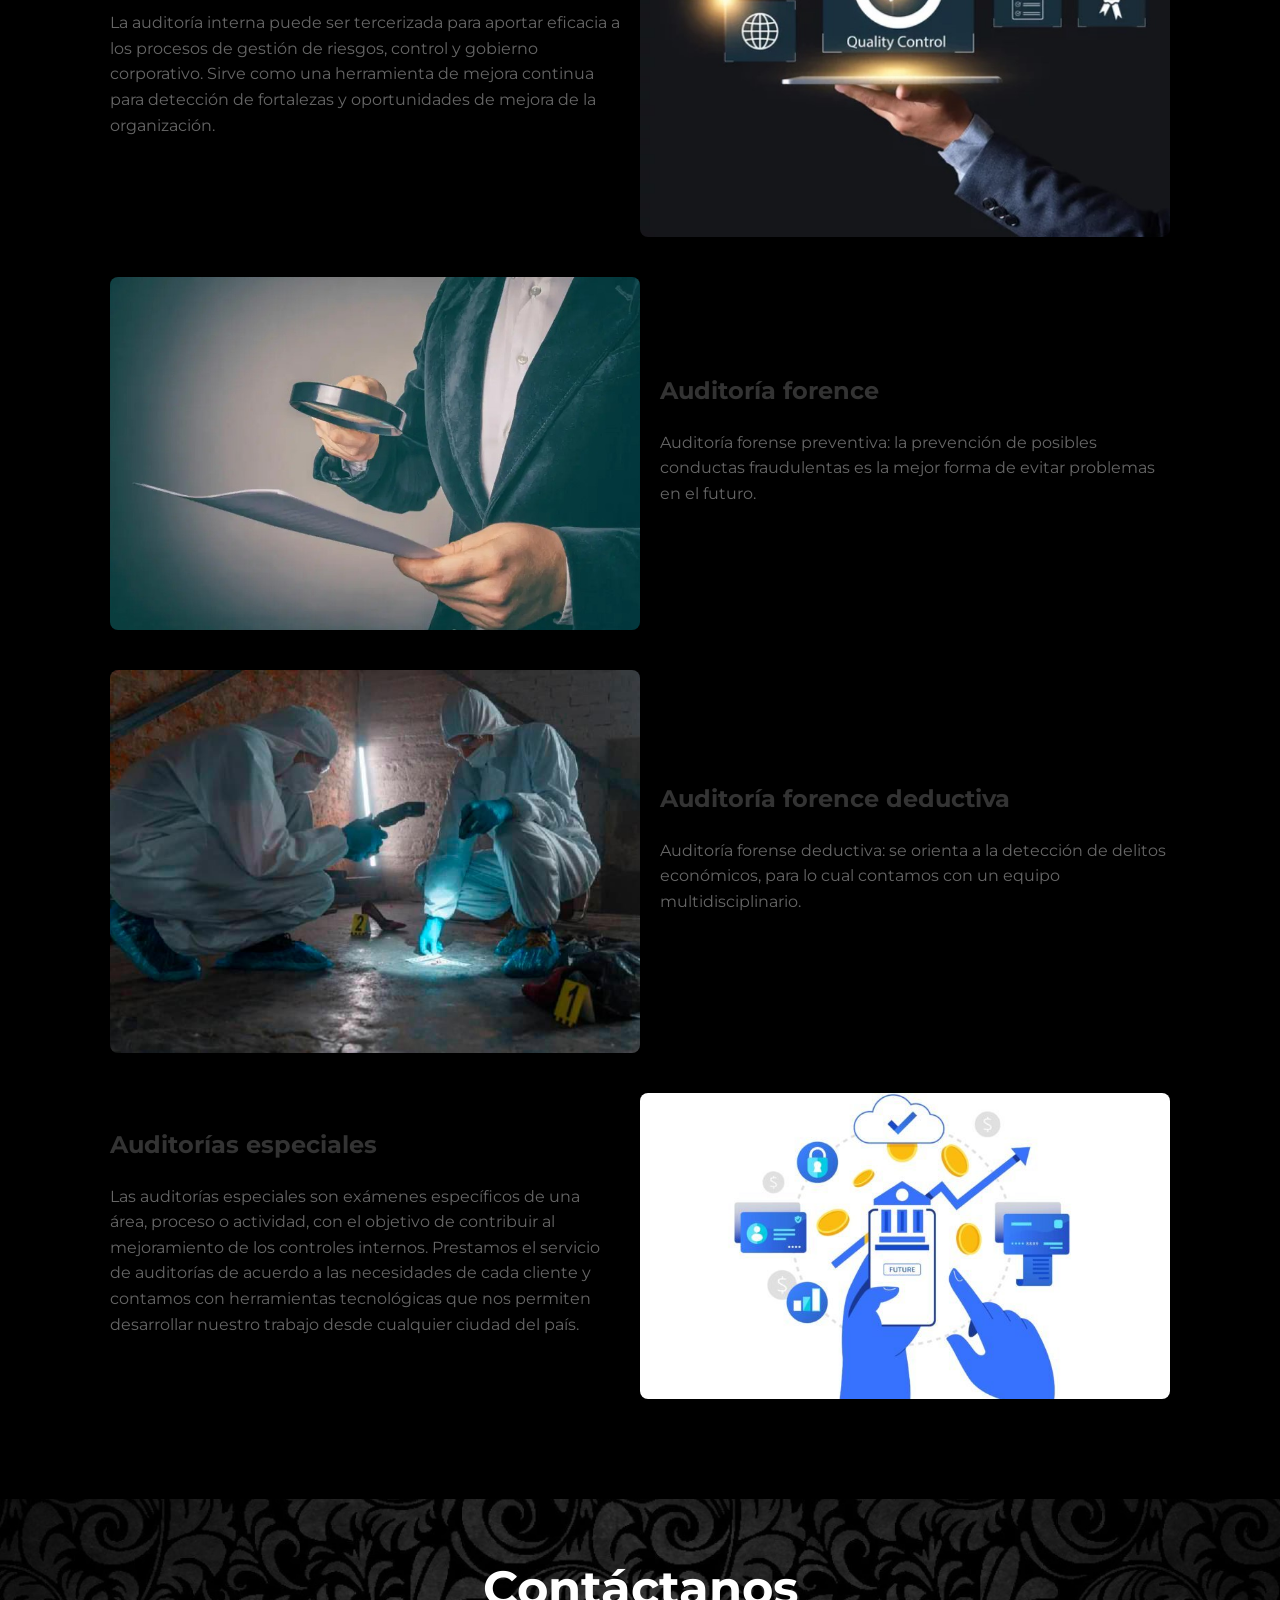
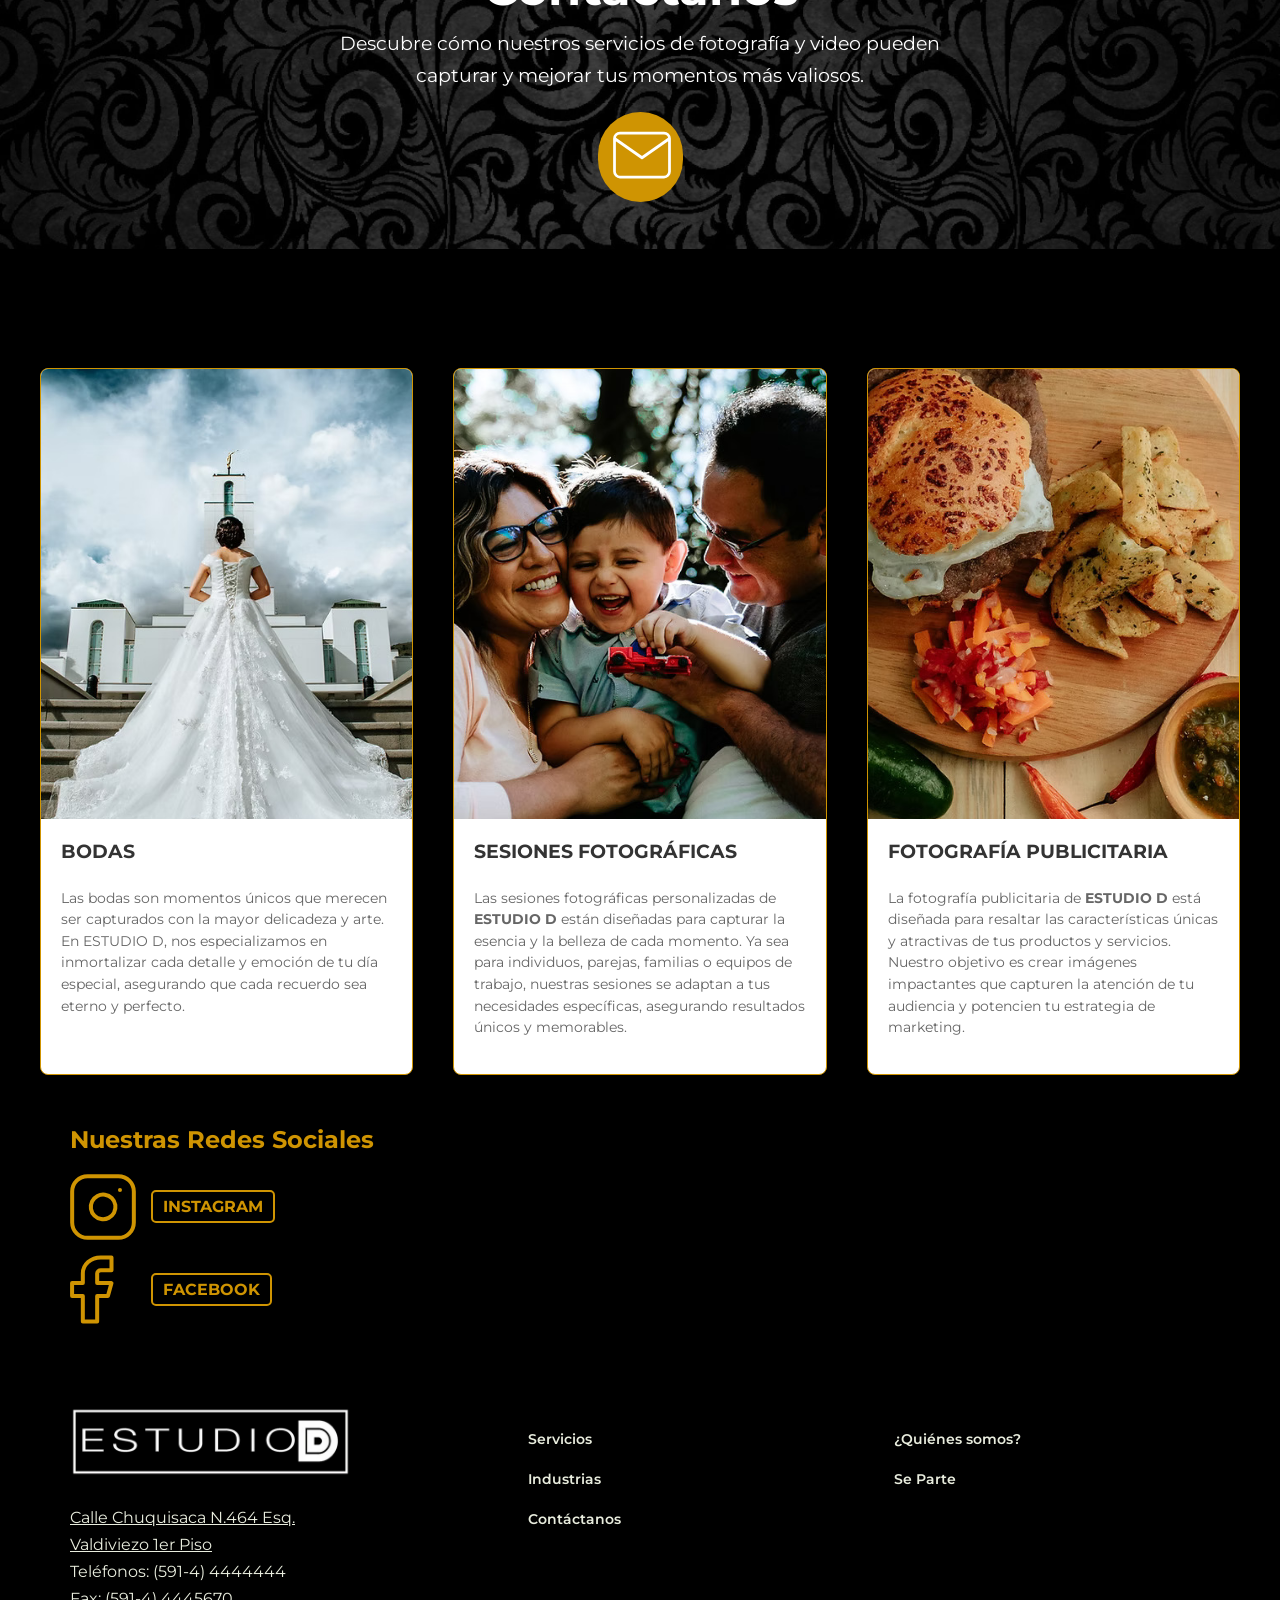
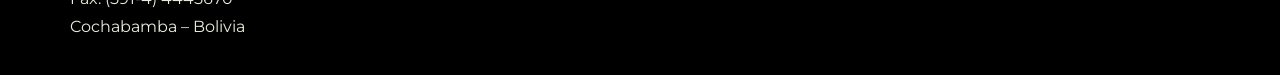
<file: auditorias.html>
<!DOCTYPE html>
<html lang="es">

<head>
    <meta charset="UTF-8">
    <meta name="viewport" content="width=device-width, initial-scale=1.0">
    <title>Auditoría - Arnez Miranda & Asociados</title>
    <link rel="icon" href="favicon.ico" type="image/x-icon">
    <link rel="stylesheet" href="styles.css">
    <link rel="stylesheet" href="styles1.css">
    <script type="module" src="./modules/navbar.js"></script>
    <script type="module" src="./modules/footer.js"></script>
    <script type="module" src="./modules/contact.js"></script>
    <script type="module" src="./modules/articles.js"></script>
</head>

<body>
    <app-navbar></app-navbar>
    <section class="auditorias-content">
        <h2>Nuestros Servicios de Auditoría</h2>

        <div class="auditoria-item" id="seguridad">
            <img src="./assets/hacker.png" alt="Auditoría de Seguridad de la Información">
            <div class="text-content">
                <h3>Auditoría de Seguridad de la Información</h3>
                <p>Evaluamos las políticas y prácticas de seguridad de la información para proteger los datos críticos
                    de la organización.</p>
            </div>
        </div>

        <div class="auditoria-item" id="normativo">
            <div class="text-content">
                <h3>Auditoría de Cumplimiento Normativo</h3>
                <p>Aseguramos que la empresa cumpla con las regulaciones y normativas aplicables para evitar sanciones y
                    mejorar la reputación.</p>
            </div>
            <img src="./assets/juzgado.png" alt="Auditoría de Cumplimiento Normativo">
        </div>

        <div class="auditoria-item" id="estados-financieros">
            <img src="./assets/estado.jpg" alt="Auditoría Financiera">
            <div class="text-content">
                <h3>Auditoría Financiera</h3>
                <p>Revisamos los estados financieros de la empresa para garantizar la precisión y transparencia de la
                    información contable.</p>
            </div>
        </div>
        <div class="auditoria-item">
            <div class="text-content" id="interna">
                <h3>Auditoría Interna</h3>
                <p>La auditoría interna puede ser tercerizada para aportar eficacia a los procesos de gestión de
                    riesgos, control y gobierno corporativo. Sirve como una herramienta de mejora continua para
                    detección de fortalezas y oportunidades de mejora de la organización.</p>
            </div>
            <img src="./assets/quality.jpg" alt="Auditoría Interna de Procesos">
        </div>
        <div class="auditoria-item" id="forense">
            <img src="./assets/lupa.jpg" alt="Auditoría Financiera">
            <div class="text-content">
                <h3>Auditoría forence</h3>
                <p>Auditoría forense preventiva: la prevención de posibles conductas fraudulentas es la mejor forma de
                    evitar problemas en el futuro.</p>
            </div>
        </div>
        <div class="auditoria-item" id="forense2">
            <img src="./assets/forense.jpg" alt="Auditoría Financiera">
            <div class="text-content">
                <h3>Auditoría forence deductiva</h3>
                <p>Auditoría forense deductiva: se orienta a la detección de delitos económicos, para lo cual contamos
                    con un equipo multidisciplinario.</p>
            </div>
        </div>
        <div class="auditoria-item">
            <div class="text-content" id="especiales">
                <h3>Auditorías especiales</h3>
                <p>Las auditorías especiales son exámenes específicos de una área, proceso o actividad, con el objetivo
                    de contribuir al mejoramiento de los controles internos. Prestamos el servicio de auditorías de
                    acuerdo a las necesidades de cada cliente y contamos con herramientas tecnológicas que nos permiten
                    desarrollar nuestro trabajo desde cualquier ciudad del país.</p>
            </div>
            <img src="./assets/future.jpg" alt="Auditoría Interna de Procesos">
        </div>

    </section>
    <app-contact></app-contact>
    <app-articles></app-articles>
    <app-footer></app-footer>
    <script src="script.js" defer></script>
</body>

</html>
</file>
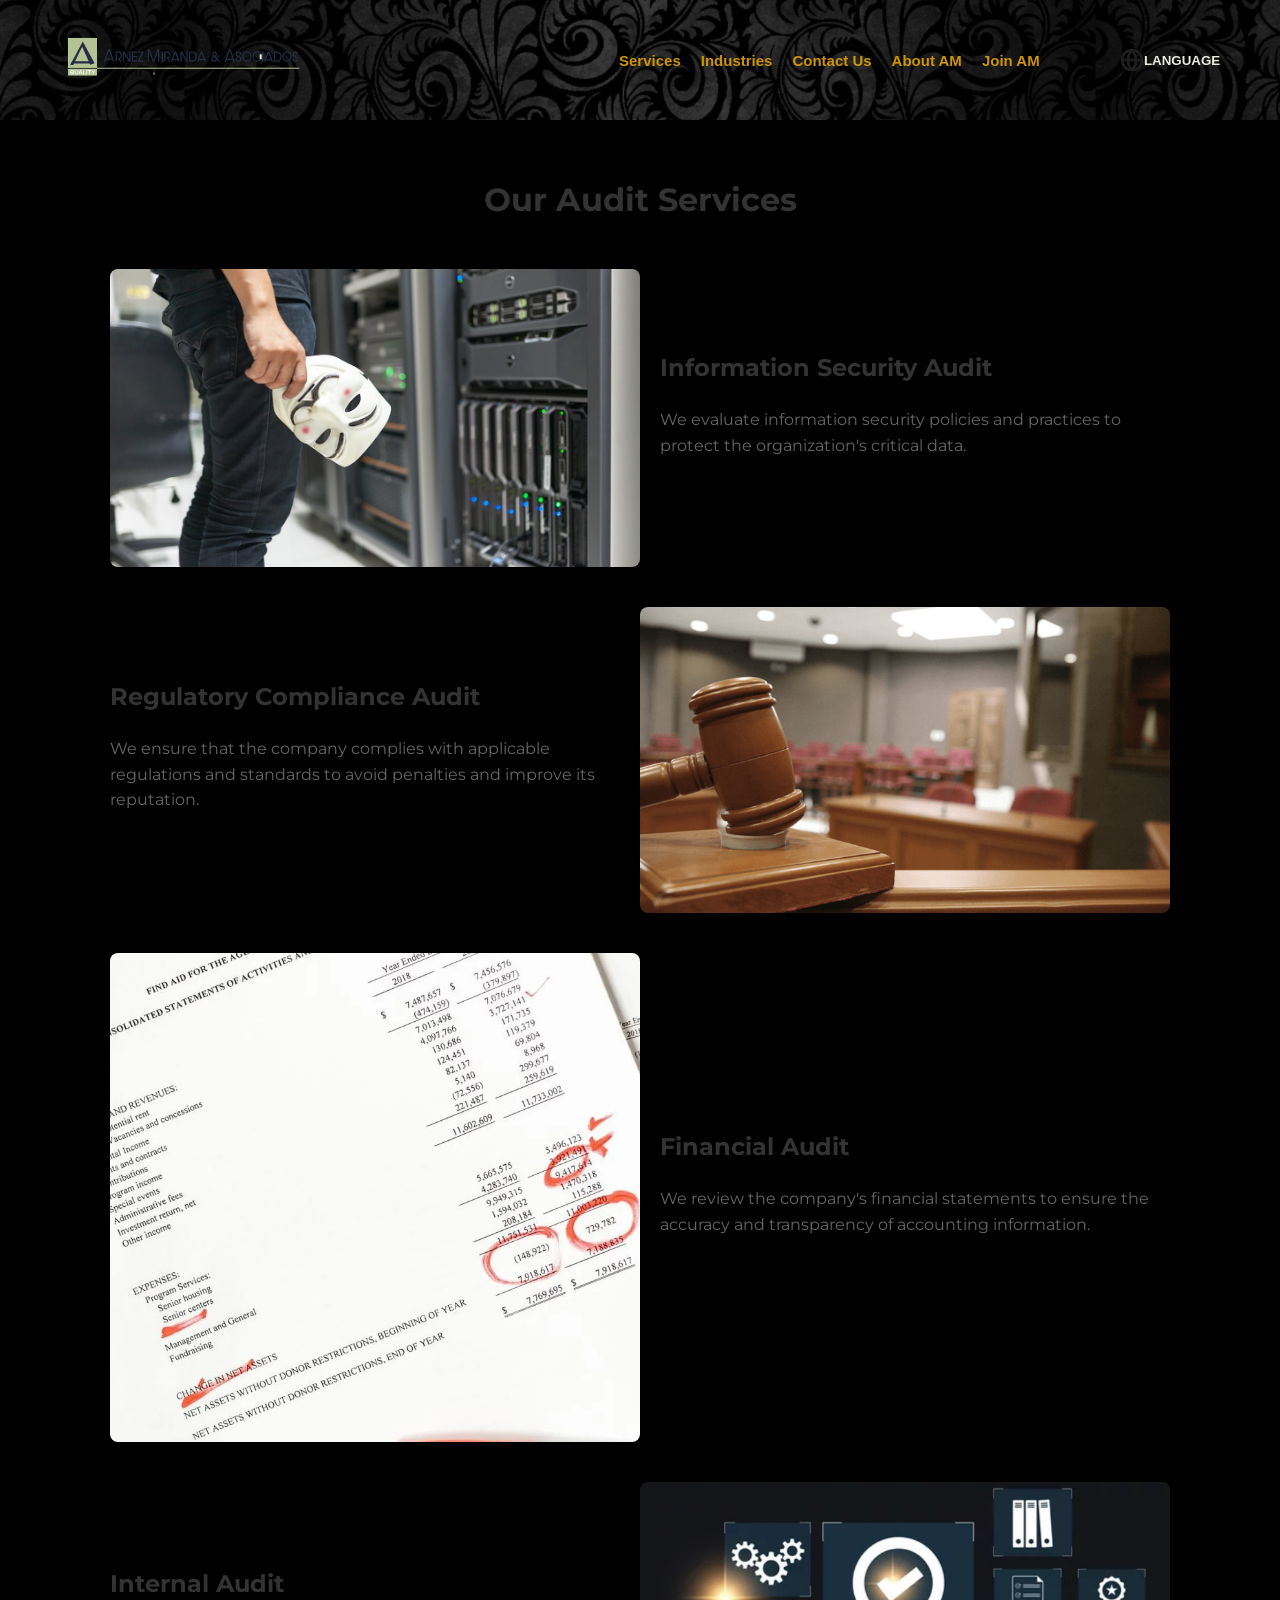
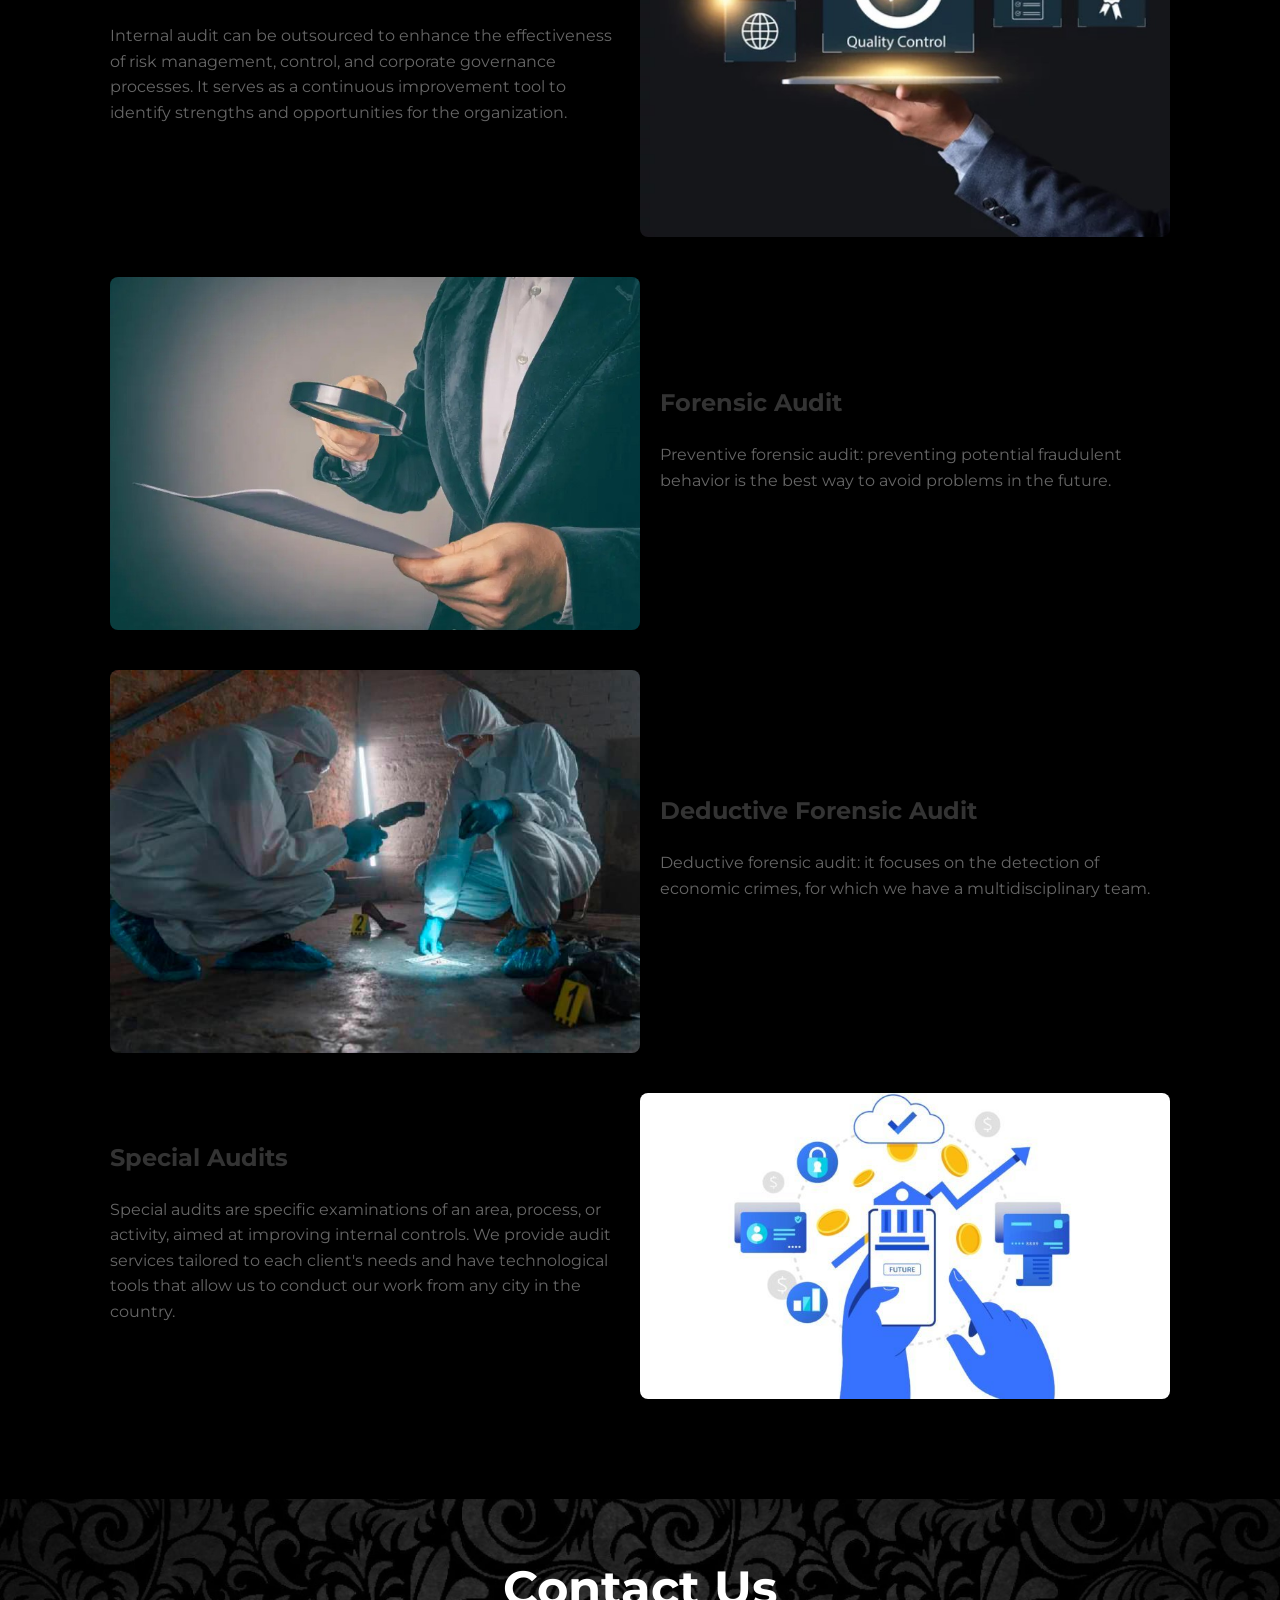
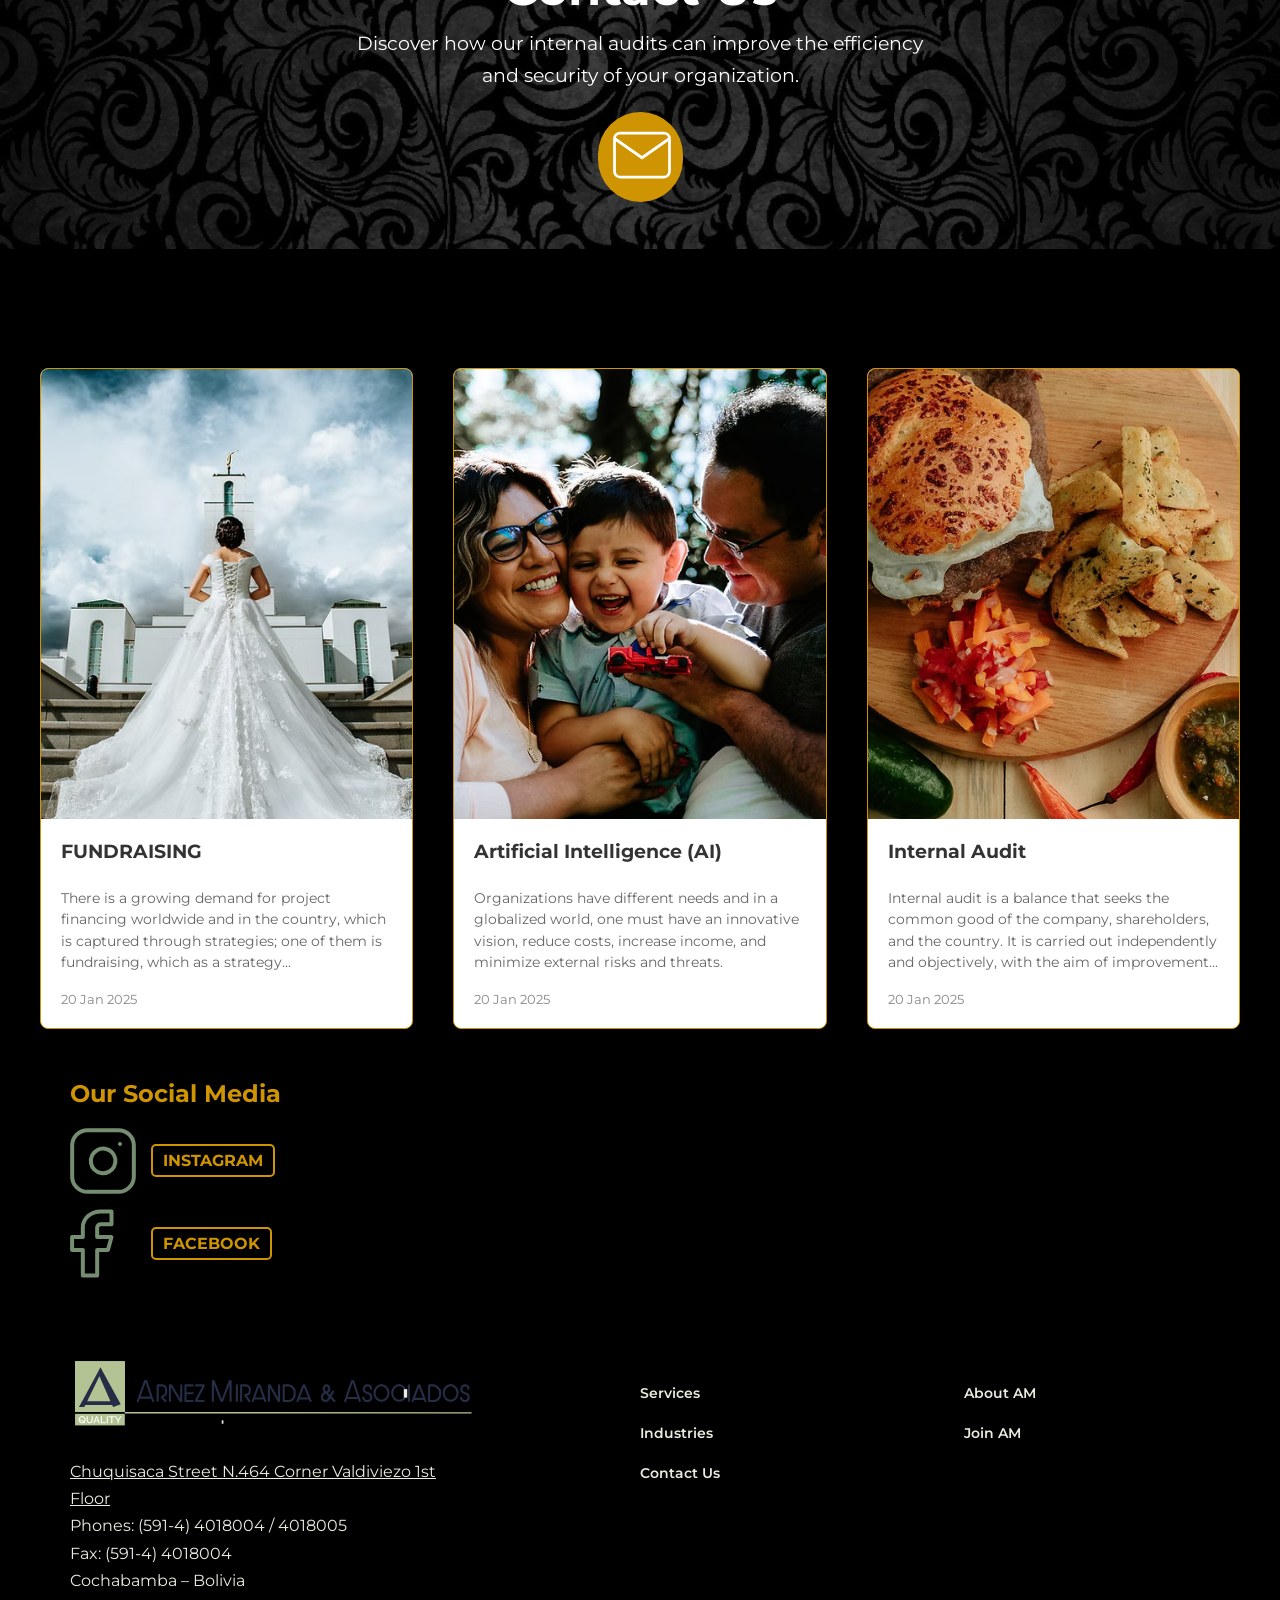
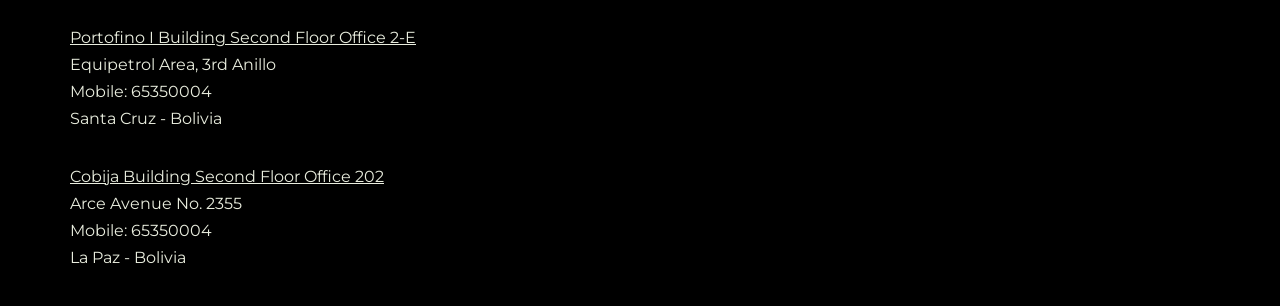
<file: auditoriasEN.html>
<!DOCTYPE html>
<html lang="en">

<head>
    <meta charset="UTF-8">
    <meta name="viewport" content="width=device-width, initial-scale=1.0">
    <title>Audit - Arnez Miranda and Associates</title>
    <link rel="icon" href="favicon.ico" type="image/x-icon">
    <link rel="stylesheet" href="styles.css">
    <link rel="stylesheet" href="styles1.css">
    <script type="module" src="./modules-en/navbar-en.js"></script>
    <script type="module" src="./modules-en/footer-en.js"></script>
    <script type="module" src="./modules-en/contact-en.js"></script>
    <script type="module" src="./modules-en/articles-en.js"></script>
</head>

<body>
    <app-navbar></app-navbar>
    <section class="auditorias-content">
        <h2>Our Audit Services</h2>

        <div class="auditoria-item" id="seguridad">
            <img src="./assets/hacker.png" alt="Auditoría de Seguridad de la Información">
            <div class="text-content">
                <h3>Information Security Audit</h3>
                <p>We evaluate information security policies and practices to protect the organization's critical data.
                </p>
            </div>
        </div>

        <div class="auditoria-item" id="normativo">
            <div class="text-content">
                <h3>Regulatory Compliance Audit</h3>
                <p>We ensure that the company complies with applicable regulations and standards to avoid penalties and
                    improve its reputation.</p>

            </div>
            <img src="./assets/juzgado.png" alt="Auditoría de Cumplimiento Normativo">
        </div>

        <div class="auditoria-item" id="estados-financieros">
            <img src="./assets/estado.jpg" alt="Auditoría Financiera">
            <div class="text-content">
                <h3>Financial Audit</h3>
                <p>We review the company's financial statements to ensure the accuracy and transparency of accounting
                    information.</p>

            </div>
        </div>
        <div class="auditoria-item">
            <div class="text-content" id="interna">
                <h3>Internal Audit</h3>
                <p>Internal audit can be outsourced to enhance the effectiveness of risk management, control, and
                    corporate governance processes. It serves as a continuous improvement tool to identify strengths and
                    opportunities for the organization.</p>
            </div>
            <img src="./assets/quality.jpg" alt="Auditoría Interna de Procesos">
        </div>
        <div class="auditoria-item" id="forense">
            <img src="./assets/lupa.jpg" alt="Auditoría Financiera">
            <div class="text-content">
                <h3>Forensic Audit</h3>
                <p>Preventive forensic audit: preventing potential fraudulent behavior is the best way to avoid problems
                    in the future.</p>
            </div>
        </div>
        <div class="auditoria-item" id="forense2">
            <img src="./assets/forense.jpg" alt="Auditoría Financiera">
            <div class="text-content">
                <h3>Deductive Forensic Audit</h3>
                <p>Deductive forensic audit: it focuses on the detection of economic crimes, for which we have a
                    multidisciplinary team.</p>
            </div>
        </div>
        <div class="auditoria-item">
            <div class="text-content" id="especiales">
                <h3>Special Audits</h3>
                <p>Special audits are specific examinations of an area, process, or activity, aimed at improving
                    internal controls. We provide audit services tailored to each client's needs and have technological
                    tools that allow us to conduct our work from any city in the country.</p>
            </div>
            <img src="./assets/future.jpg" alt="Auditoría Interna de Procesos">
        </div>

    </section>
    <app-contact></app-contact>
    <app-articles></app-articles>
    <app-footer></app-footer>
    <script src="script-en.js" defer></script>
</body>

</html>
</file>
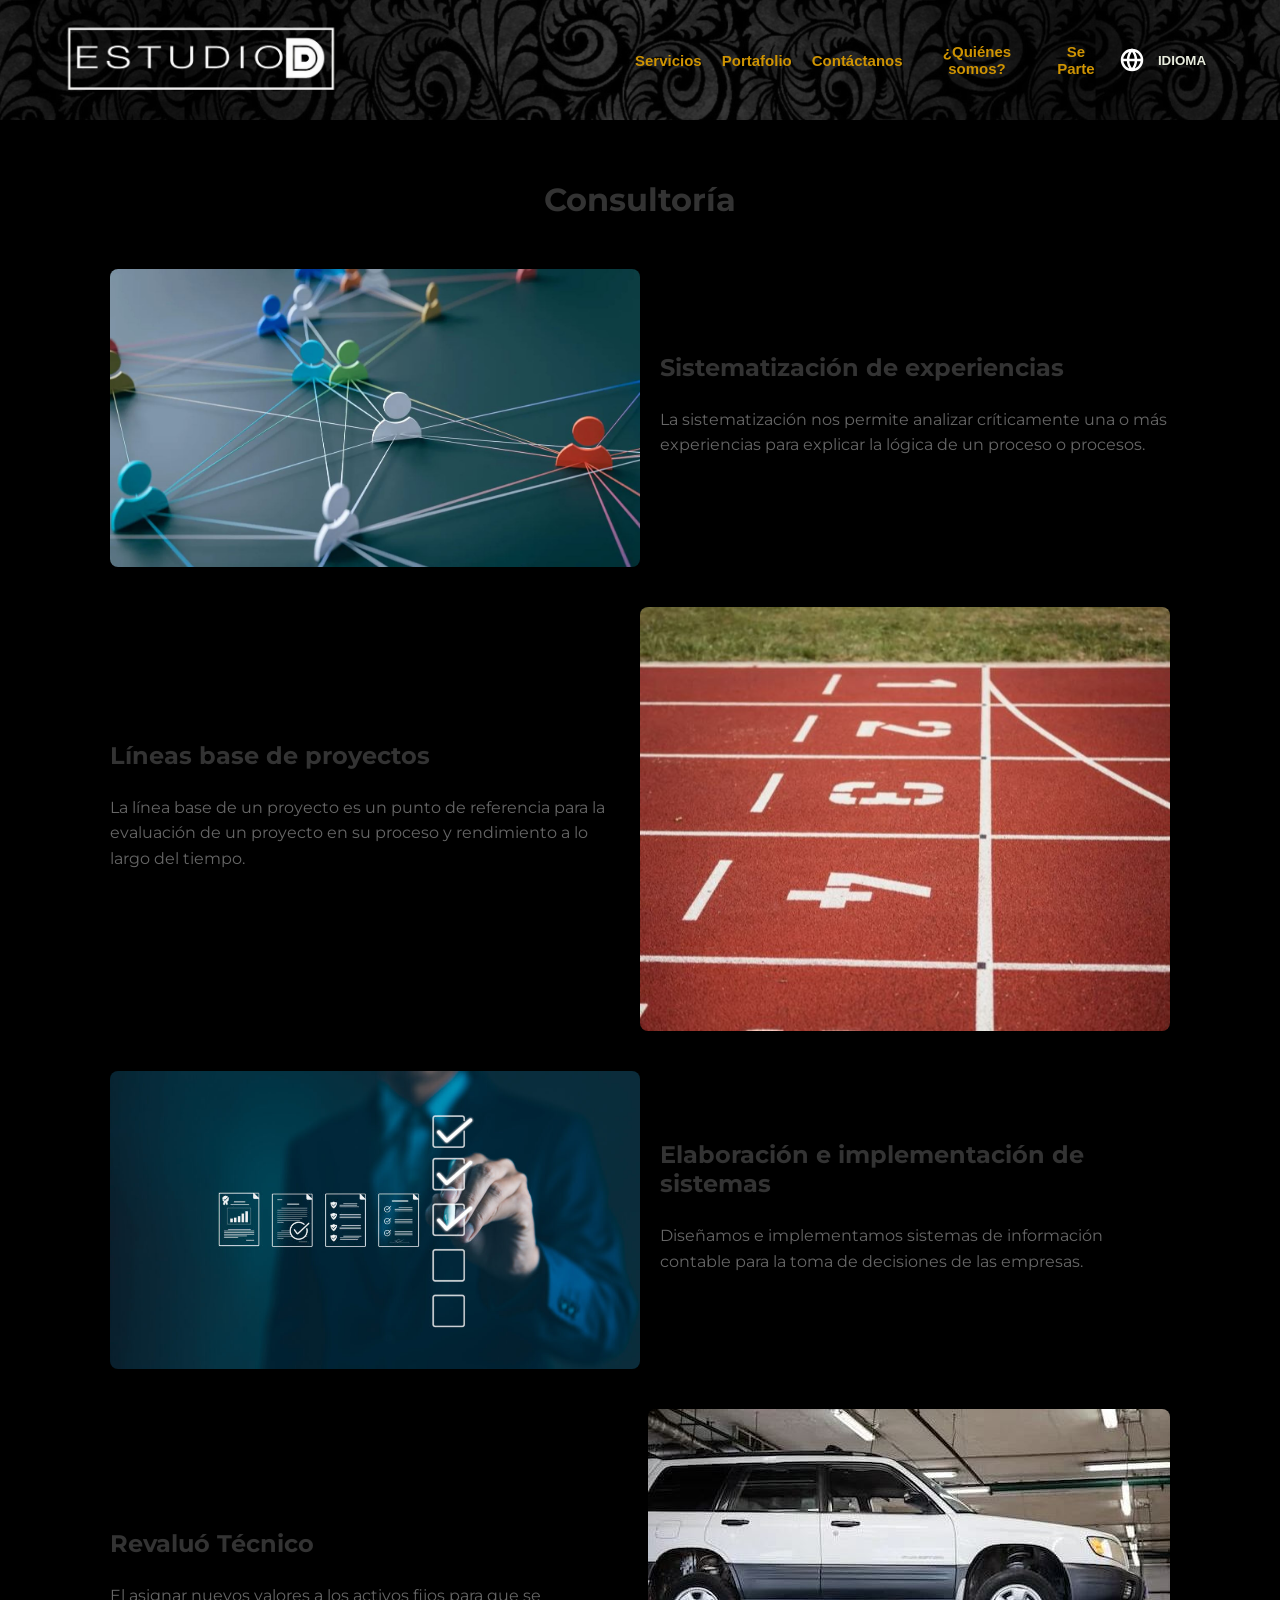
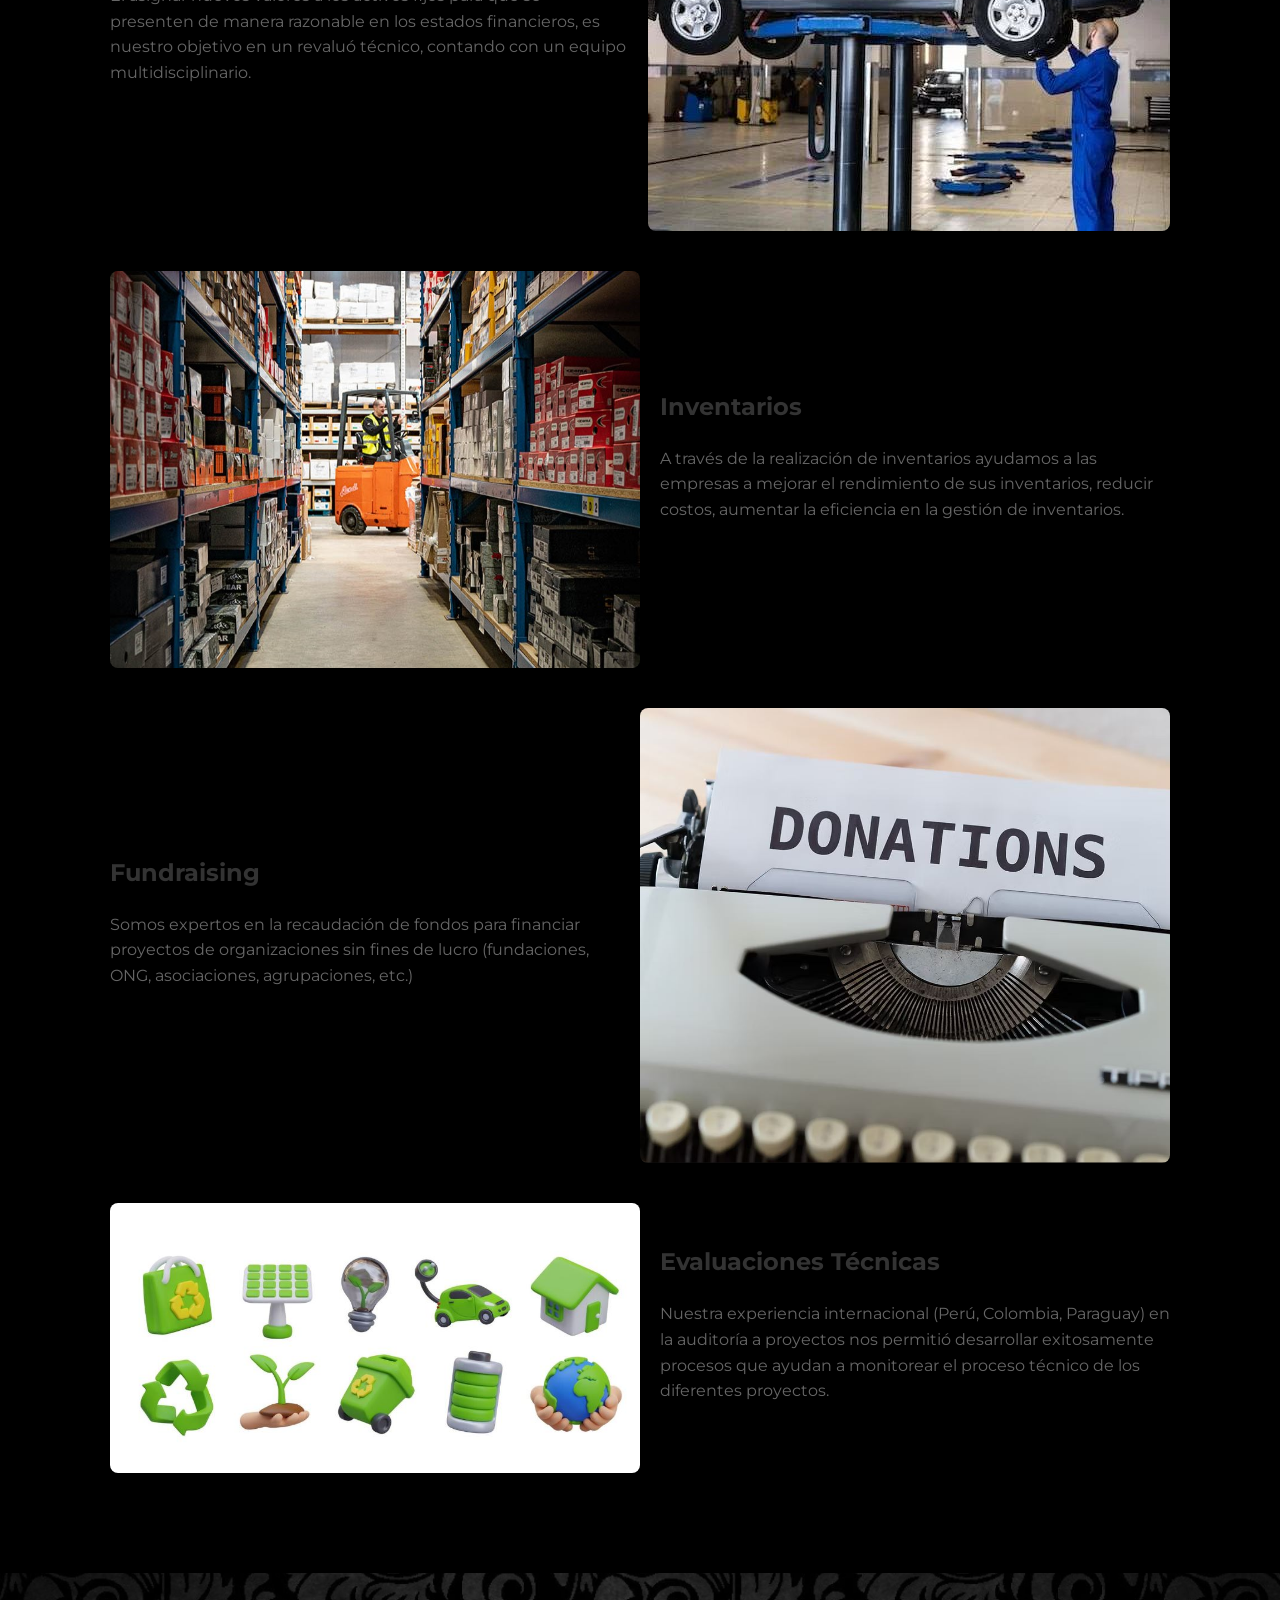
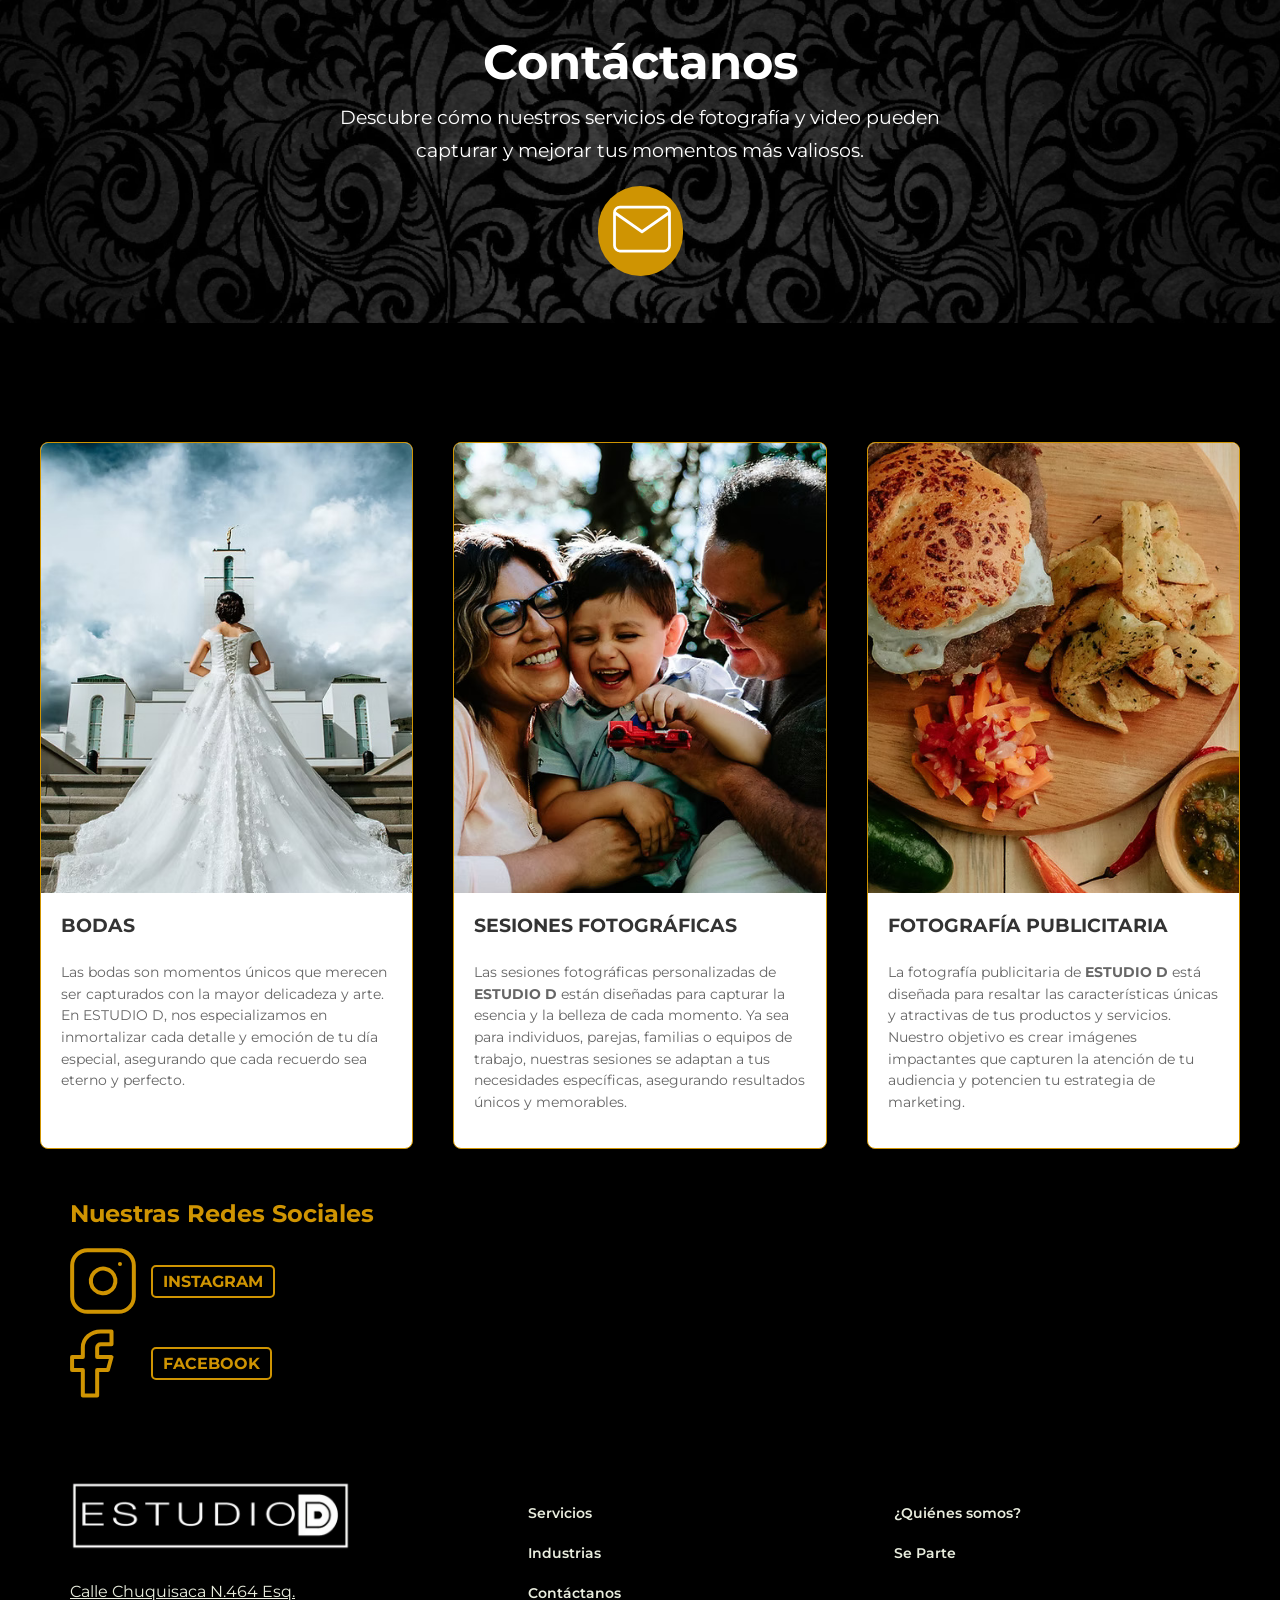
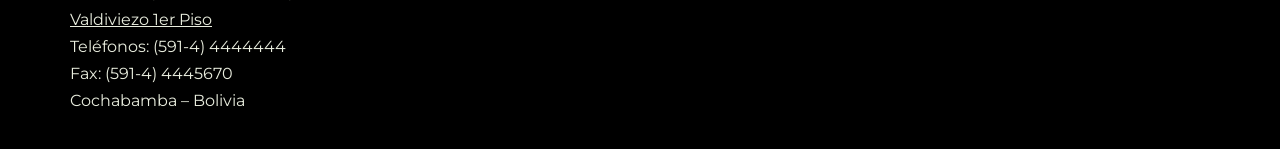
<file: consultoria.html>
<!DOCTYPE html>
<html lang="es">

<head>
    <meta charset="UTF-8">
    <meta name="viewport" content="width=device-width, initial-scale=1.0">
    <title>Consultoría - Arnez Miranda & Asociados</title>
    <link rel="icon" href="favicon.ico" type="image/x-icon">
    <link rel="stylesheet" href="styles.css">
    <link rel="stylesheet" href="styles1.css">
    <script type="module" src="./modules/navbar.js"></script>
    <script type="module" src="./modules/footer.js"></script>
    <script type="module" src="./modules/contact.js"></script>
    <script type="module" src="./modules/articles.js"></script>
</head>

<body>
    <app-navbar></app-navbar>
    <section class="auditorias-content">
        <h2>Consultoría</h2>

        <div class="auditoria-item" id="exp">
            <img src="./assets/network.JPG" alt="Asesoramiento Tributario">
            <div class="text-content">
                <h3>Sistematización de experiencias</h3>
                <p>La sistematización nos permite analizar críticamente una o más experiencias para explicar la lógica
                    de un proceso o procesos.
                </p>
            </div>
        </div>

        <div class="auditoria-item" id="lineas">
            <div class="text-content" id="interna">
                <h3>Líneas base de proyectos </h3>
                <p>La línea base de un proyecto es un punto de referencia para la evaluación de un proyecto en su
                    proceso y rendimiento a lo largo del tiempo.
                </p>
            </div>
            <img src="./assets/line.JPG" alt="Nuestros Servicios Profesionales">
        </div>

        <div class="auditoria-item" id="sistemas">
            <img src="./assets/sistemas.jpg" alt="Asesoramiento Tributario">
            <div class="text-content">
                <h3>Elaboración e implementación de sistemas </h3>
                <p>Diseñamos e implementamos sistemas de información contable para la toma de decisiones de las
                    empresas.</p>
            </div>
        </div>

        <div class="auditoria-item">
            <div class="text-content" id="revaluo">
                <h3>Revaluó Técnico</h3>
                <p>El asignar nuevos valores a los activos fijos para que se presenten de manera razonable en los
                    estados financieros, es nuestro objetivo en un revaluó técnico, contando con un equipo
                    multidisciplinario. </p>
            </div>
            <img src="./assets/car.JPG" alt="Nuestros Servicios Profesionales">
        </div>

        <div class="auditoria-item" id="inventario">
            <img src="./assets/inventario.jpg" alt="Asesoramiento Tributario">
            <div class="text-content">
                <h3>Inventarios</h3>
                <p>A través de la realización de inventarios ayudamos a las empresas a mejorar el rendimiento de sus
                    inventarios, reducir costos, aumentar la eficiencia en la gestión de inventarios.
                </p>
            </div>
        </div>

        <div class="auditoria-item" id="fundraising">
            <div class="text-content" id="interna">
                <h3>Fundraising</h3>
                <p>Somos expertos en la recaudación de fondos para financiar proyectos de organizaciones sin fines de
                    lucro (fundaciones, ONG, asociaciones, agrupaciones, etc.)
                </p>
            </div>
            <img src="./assets/donations.JPG" alt="Nuestros Servicios Profesionales">
        </div>

        <div class="auditoria-item" id="evaluaciones">
            <img src="./assets/projects.JPG" alt="Asesoramiento Tributario">
            <div class="text-content">
                <h3>Evaluaciones Técnicas</h3>
                <p>Nuestra experiencia internacional (Perú, Colombia, Paraguay) en la auditoría a proyectos nos permitió
                    desarrollar exitosamente procesos que ayudan a monitorear el proceso técnico de los diferentes
                    proyectos.
                </p>
            </div>
        </div>
    </section>
    <app-contact></app-contact>
    <app-articles></app-articles>
    <app-footer></app-footer>
    <script src="script.js" defer></script>
</body>

</html>
</file>
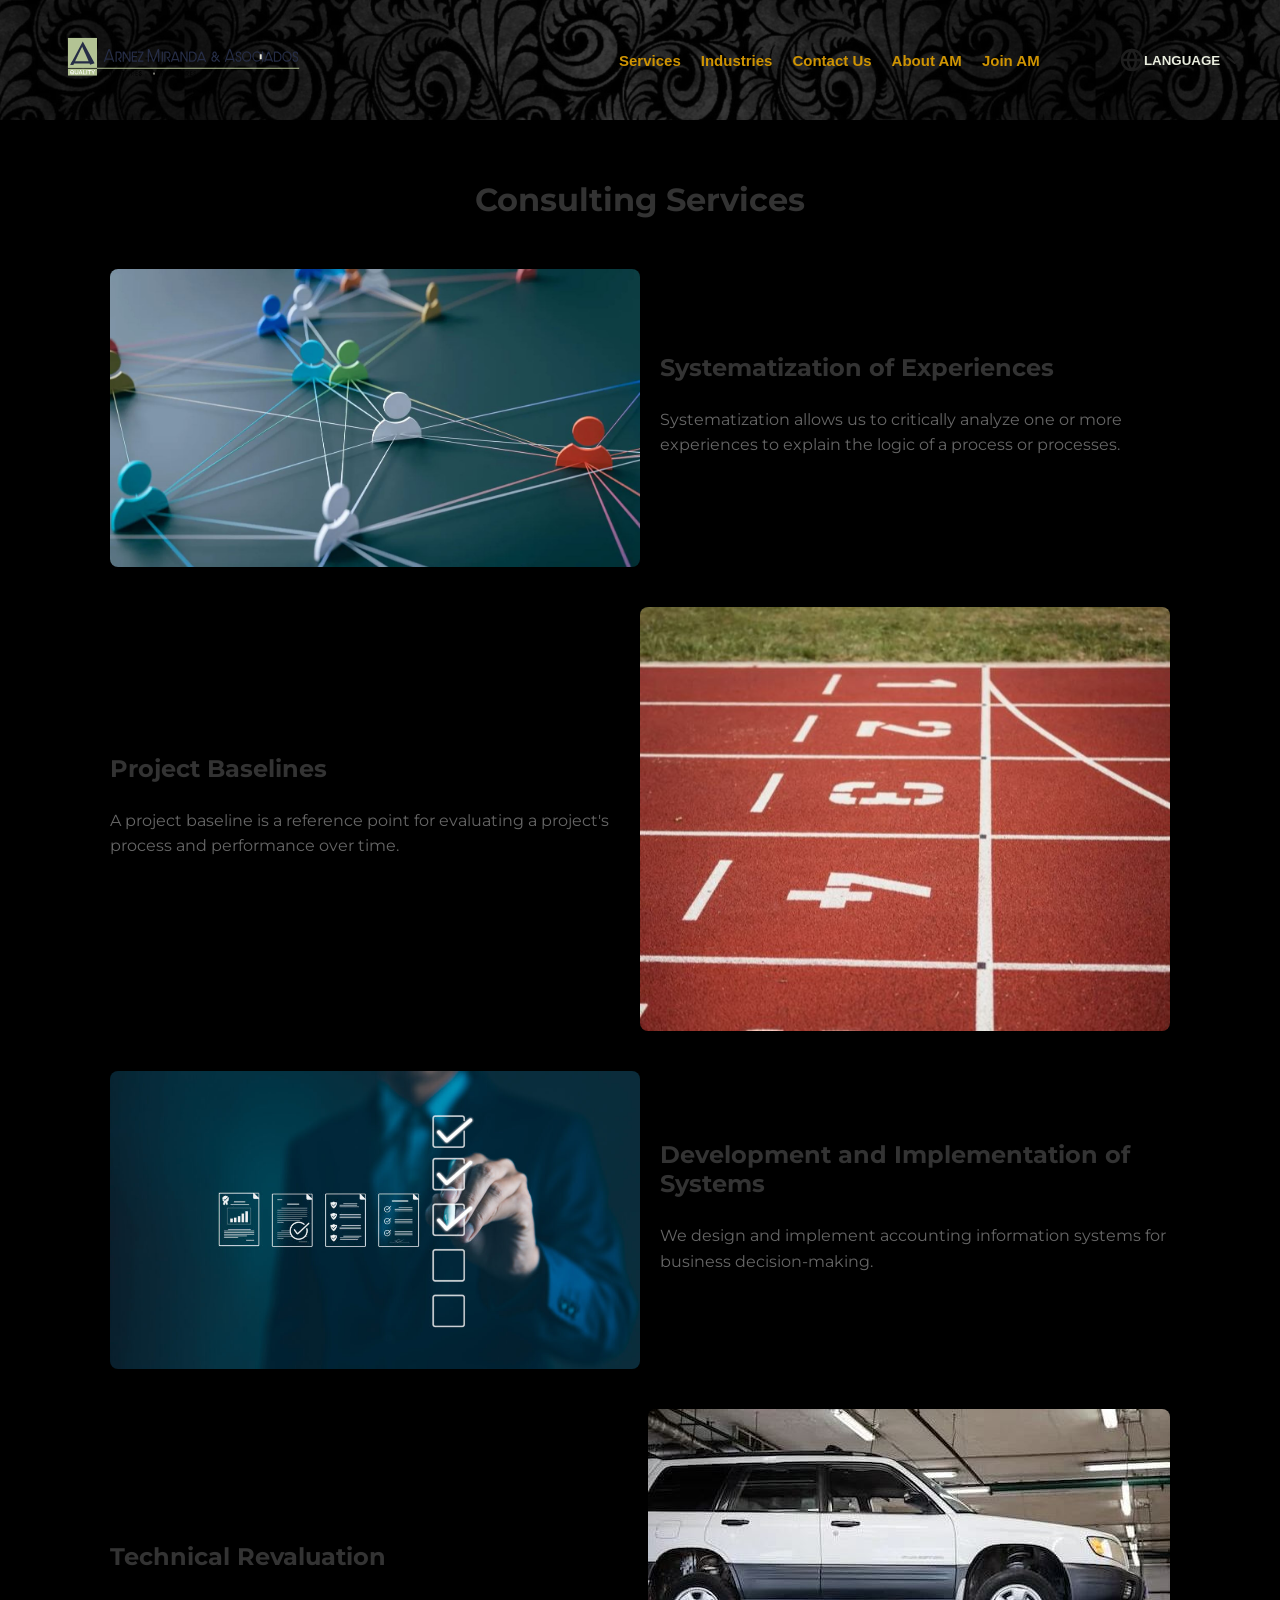
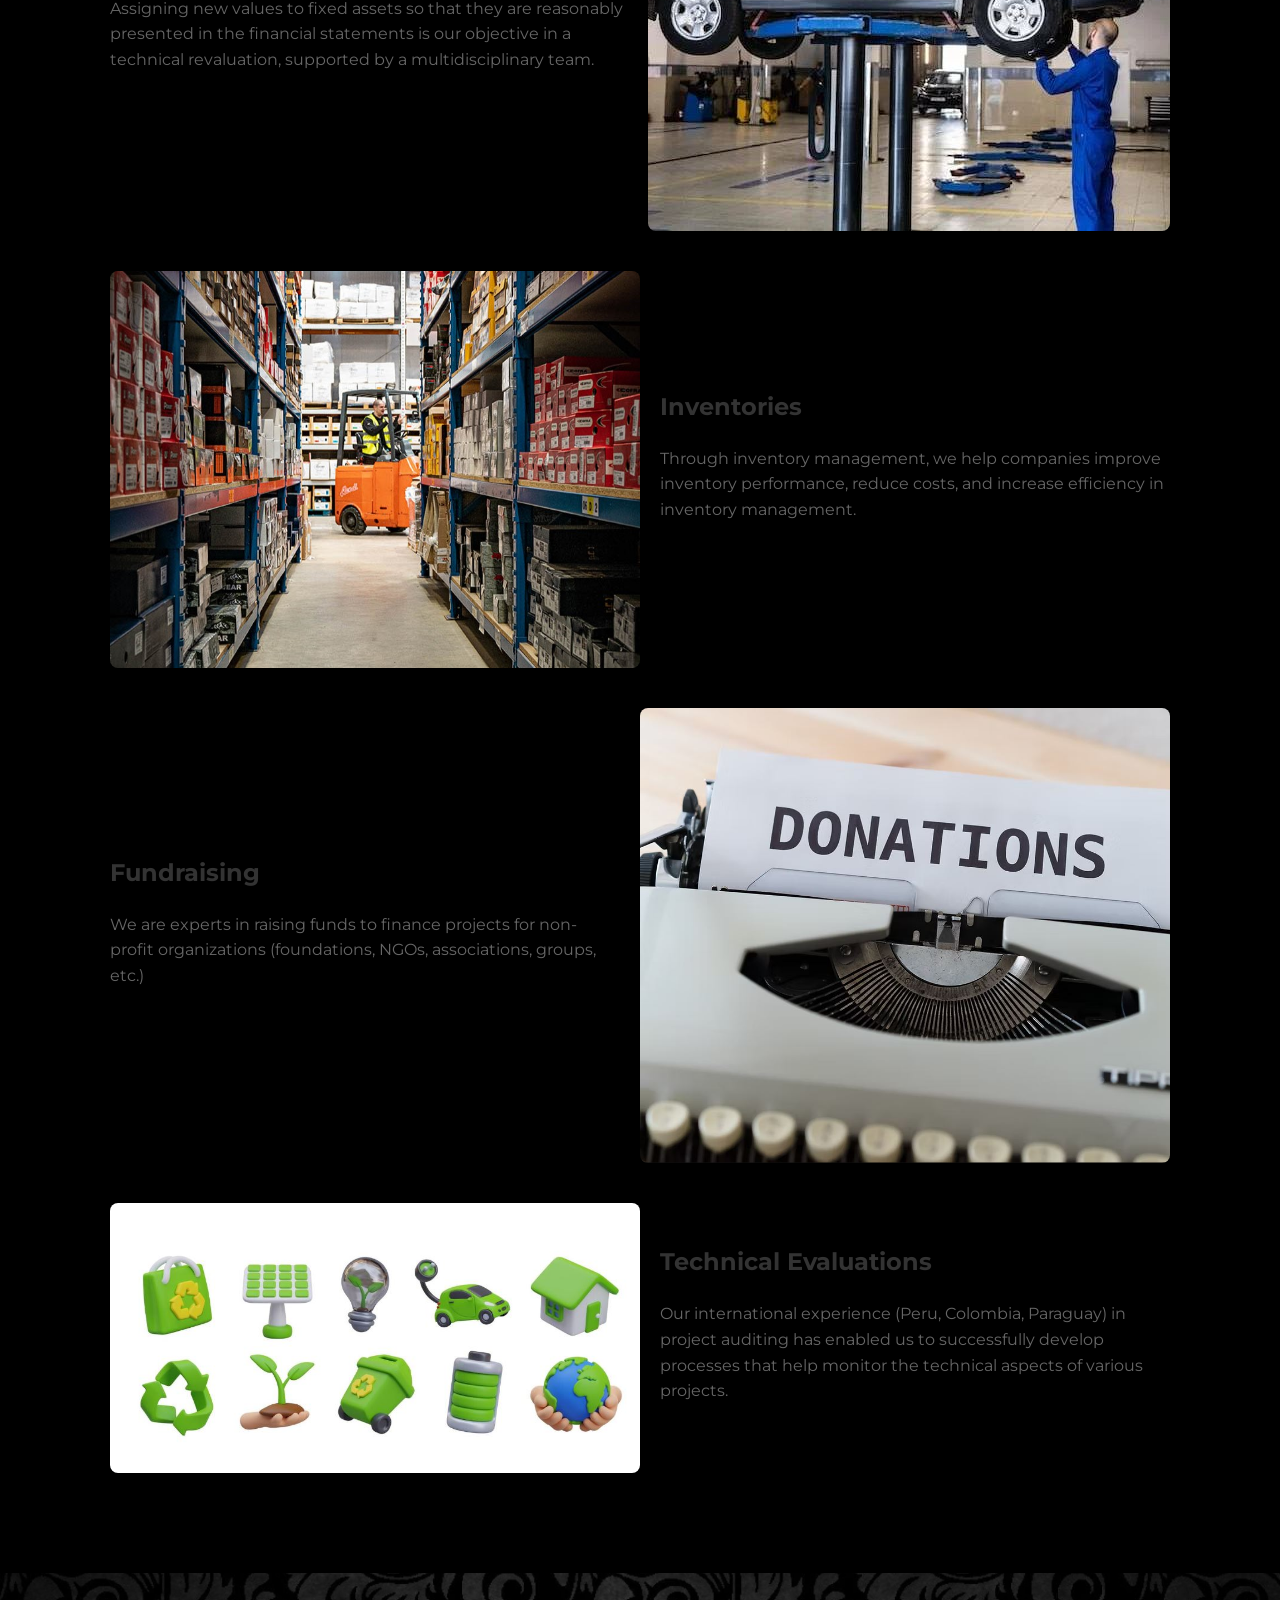
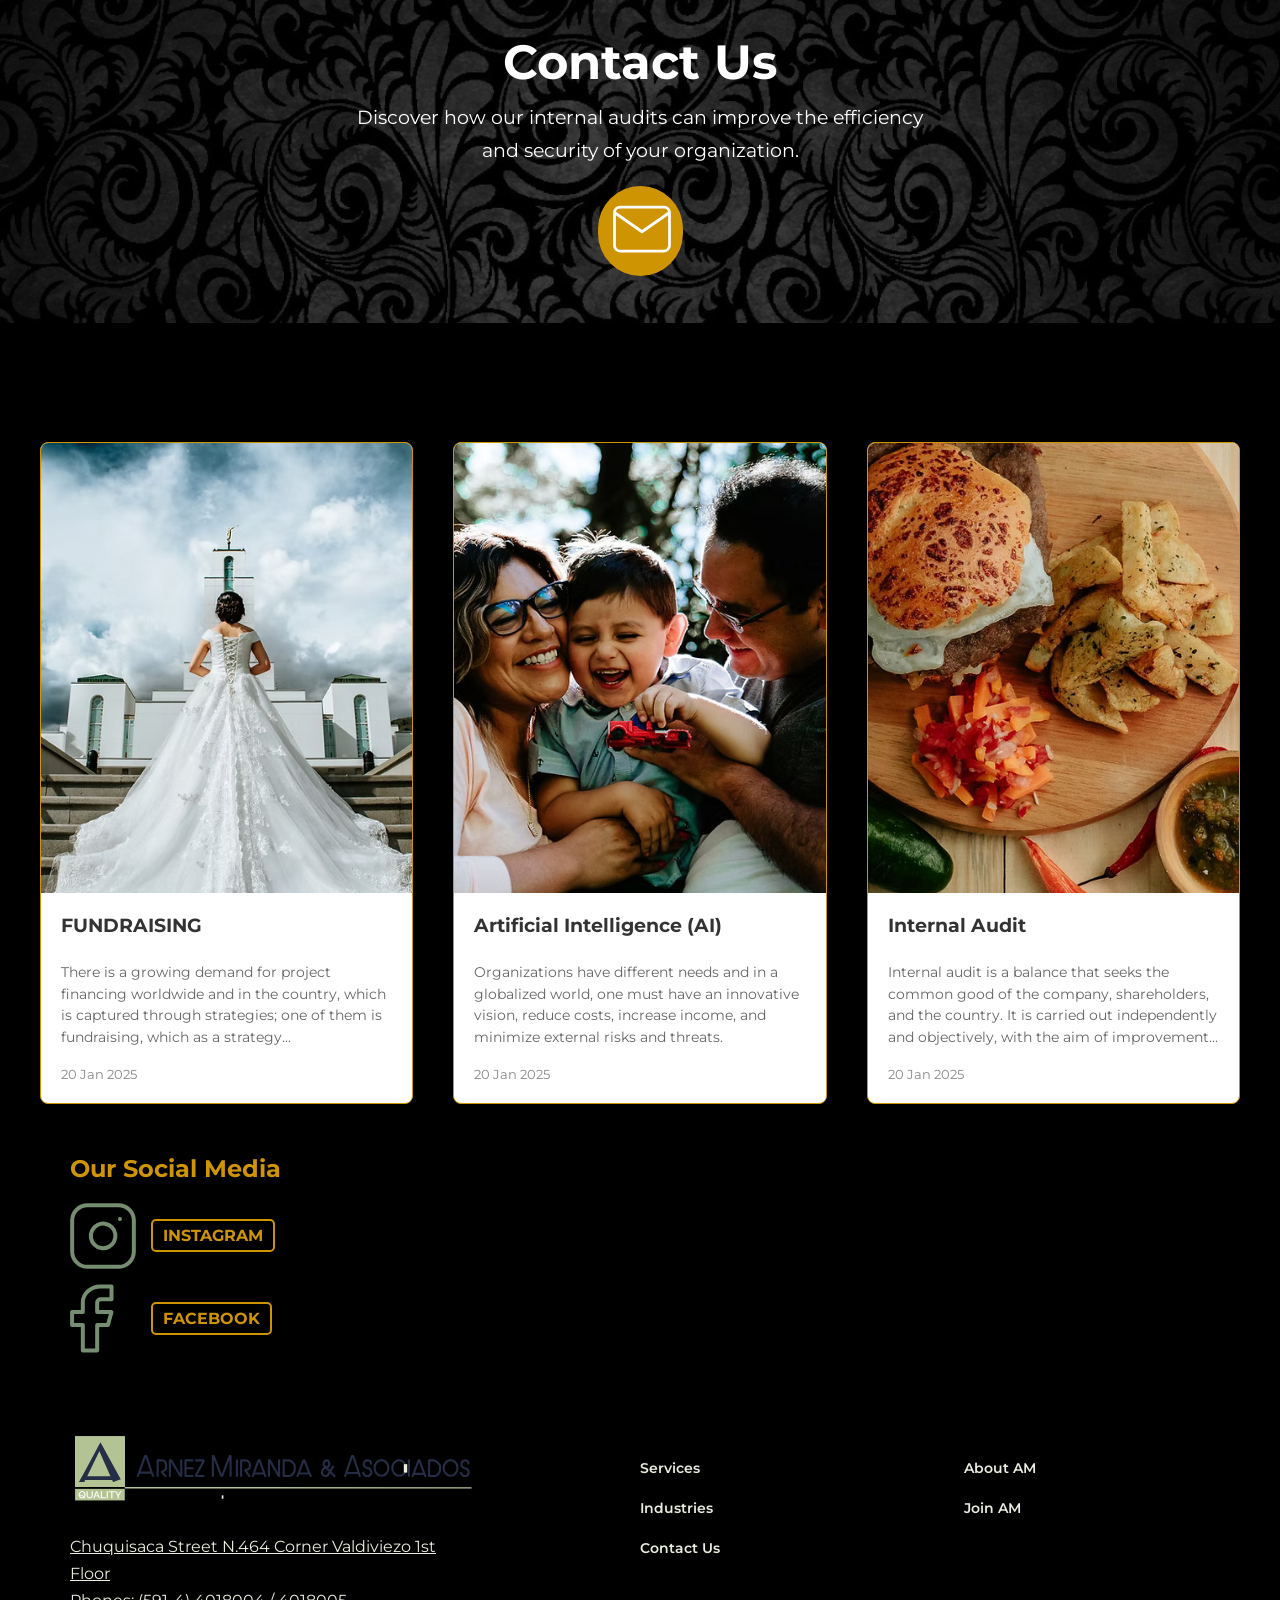
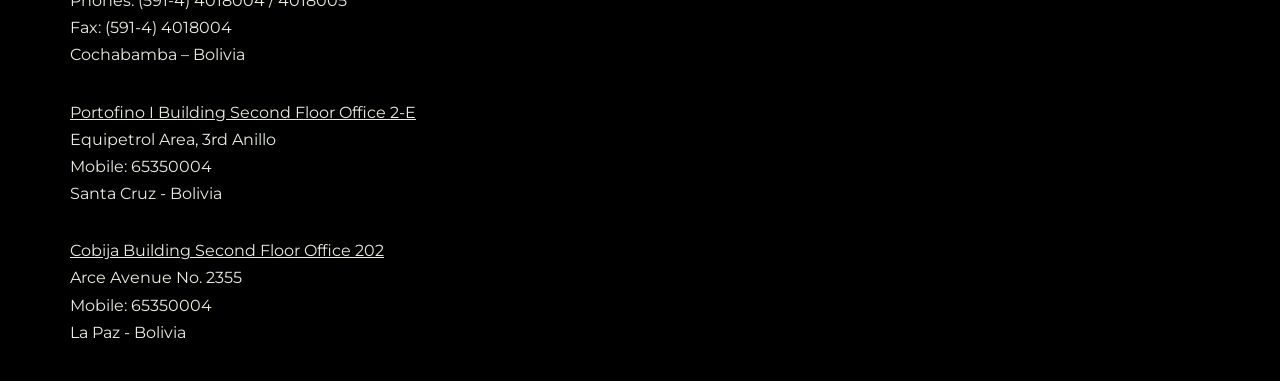
<file: consultoriaEN.html>
<!DOCTYPE html>
<html lang="en">

<head>
    <meta charset="UTF-8">
    <meta name="viewport" content="width=device-width, initial-scale=1.0">
    <title>Consulting Services - Arnez Miranda and Associates</title>
    <link rel="icon" href="favicon.ico" type="image/x-icon">
    <link rel="stylesheet" href="styles.css">
    <link rel="stylesheet" href="styles1.css">
    <script type="module" src="./modules-en/navbar-en.js"></script>
    <script type="module" src="./modules-en/footer-en.js"></script>
    <script type="module" src="./modules-en/contact-en.js"></script>
    <script type="module" src="./modules-en/articles-en.js"></script>
</head>

<body>
    <app-navbar></app-navbar>
    <section class="auditorias-content">
        <h2>Consulting Services</h2>
        <div class="auditoria-item" id="exp">
            <img src="./assets/network.JPG" alt="Asesoramiento Tributario">
            <div class="text-content">
                <h3>Systematization of Experiences</h3>
                <p>Systematization allows us to critically analyze one or more experiences to explain the logic of a
                    process or processes.</p>
            </div>
        </div>

        <div class="auditoria-item" id="lineas">
            <div class="text-content" id="interna">
                <h3>Project Baselines</h3>
                <p>A project baseline is a reference point for evaluating a project's process and performance over time.
                </p>
            </div>
            <img src="./assets/line.JPG" alt="Nuestros Servicios Profesionales">
        </div>

        <div class="auditoria-item" id="sistemas">
            <img src="./assets/sistemas.jpg" alt="Asesoramiento Tributario">
            <div class="text-content">
                <h3>Development and Implementation of Systems</h3>
                <p>We design and implement accounting information systems for business decision-making.</p>
            </div>
        </div>

        <div class="auditoria-item">
            <div class="text-content" id="revaluo">
                <h3>Technical Revaluation</h3>
                <p>Assigning new values to fixed assets so that they are reasonably presented in the financial
                    statements is our objective in a technical revaluation, supported by a multidisciplinary team.</p>
            </div>
            <img src="./assets/car.JPG" alt="Nuestros Servicios Profesionales">
        </div>

        <div class="auditoria-item" id="inventario">
            <img src="./assets/inventario.jpg" alt="Asesoramiento Tributario">
            <div class="text-content">
                <h3>Inventories</h3>
                <p>Through inventory management, we help companies improve inventory performance, reduce costs, and
                    increase efficiency in inventory management.</p>
            </div>
        </div>

        <div class="auditoria-item" id="fundraising">
            <div class="text-content" id="interna">
                <h3>Fundraising</h3>
                <p>We are experts in raising funds to finance projects for non-profit organizations (foundations, NGOs,
                    associations, groups, etc.)</p>
            </div>
            <img src="./assets/donations.JPG" alt="Nuestros Servicios Profesionales">
        </div>

        <div class="auditoria-item" id="evaluaciones">
            <img src="./assets/projects.JPG" alt="Asesoramiento Tributario">
            <div class="text-content">
                <h3>Technical Evaluations</h3>
                <p>Our international experience (Peru, Colombia, Paraguay) in project auditing has enabled us to
                    successfully develop processes that help monitor the technical aspects of various projects.</p>
            </div>
        </div>
    </section>
    <app-contact></app-contact>
    <app-articles></app-articles>
    <app-footer></app-footer>
    <script src="script-en.js" defer></script>
</body>

</html>
</file>
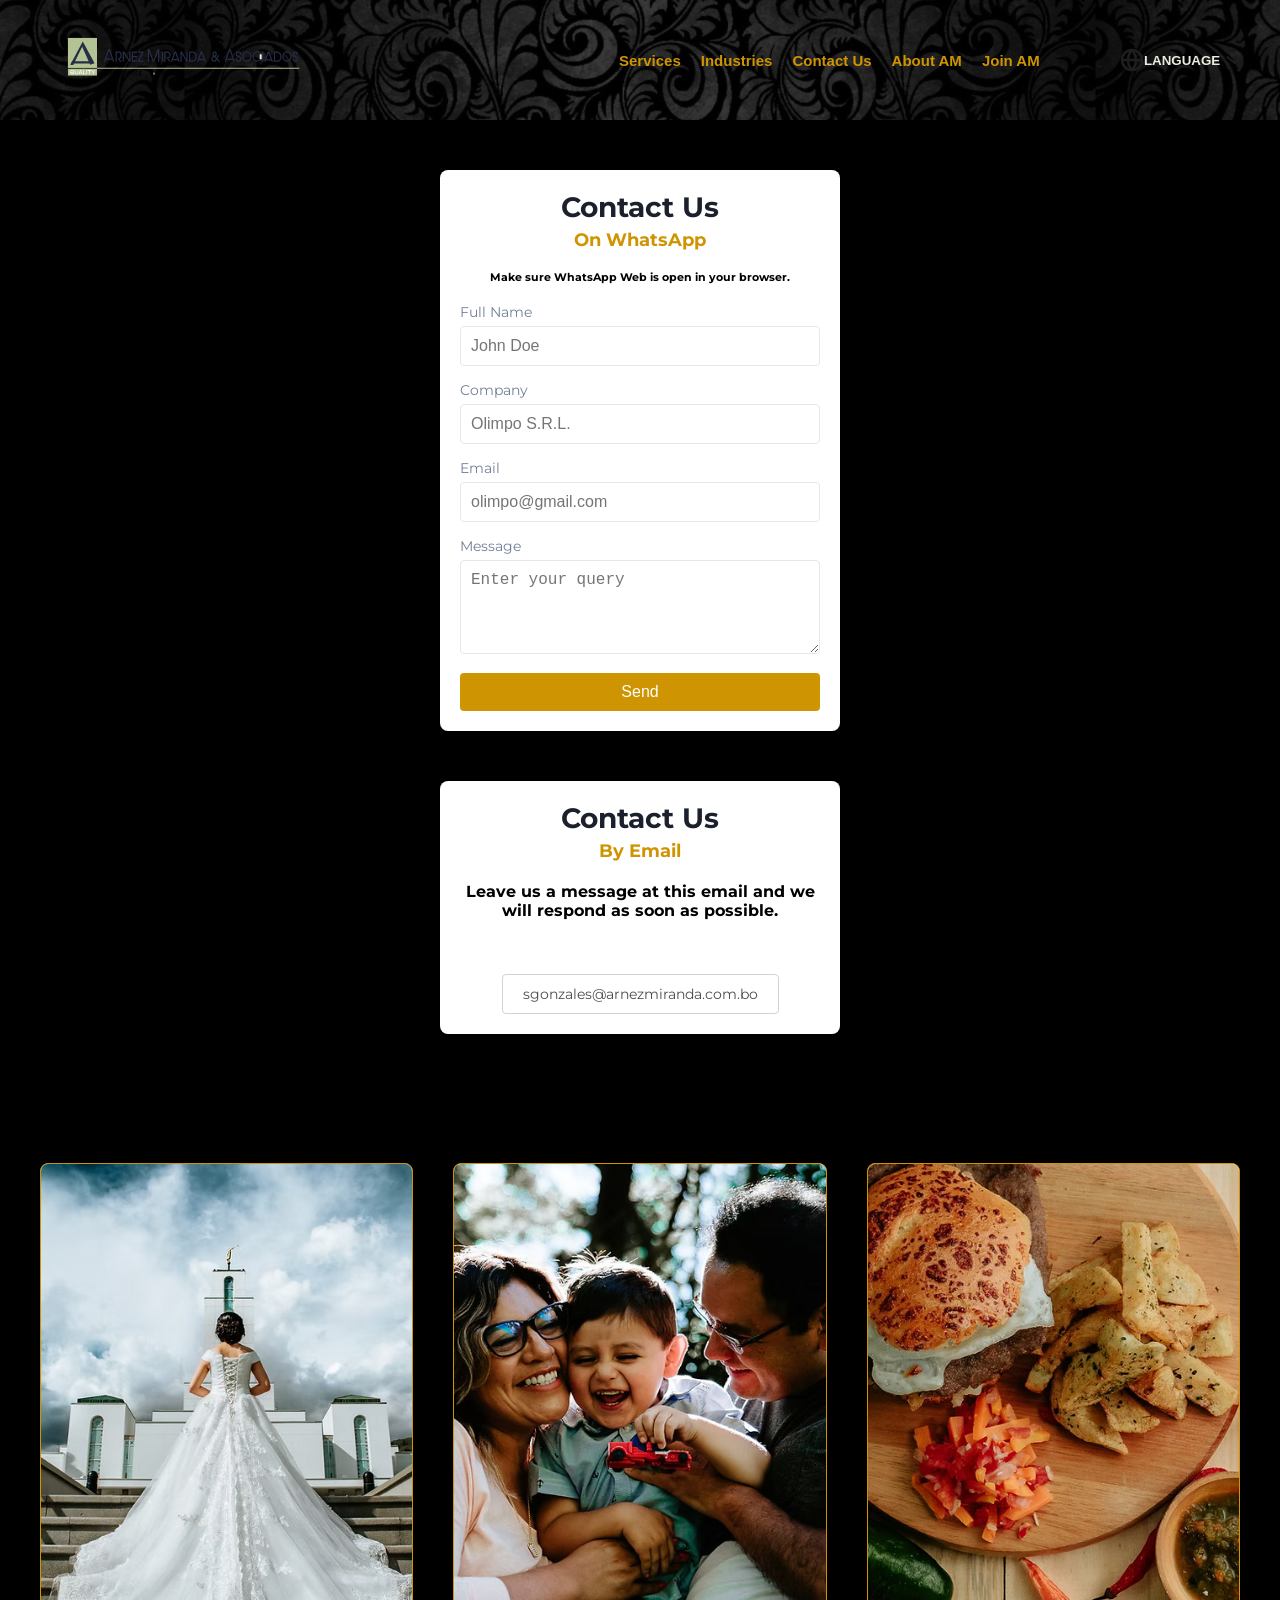
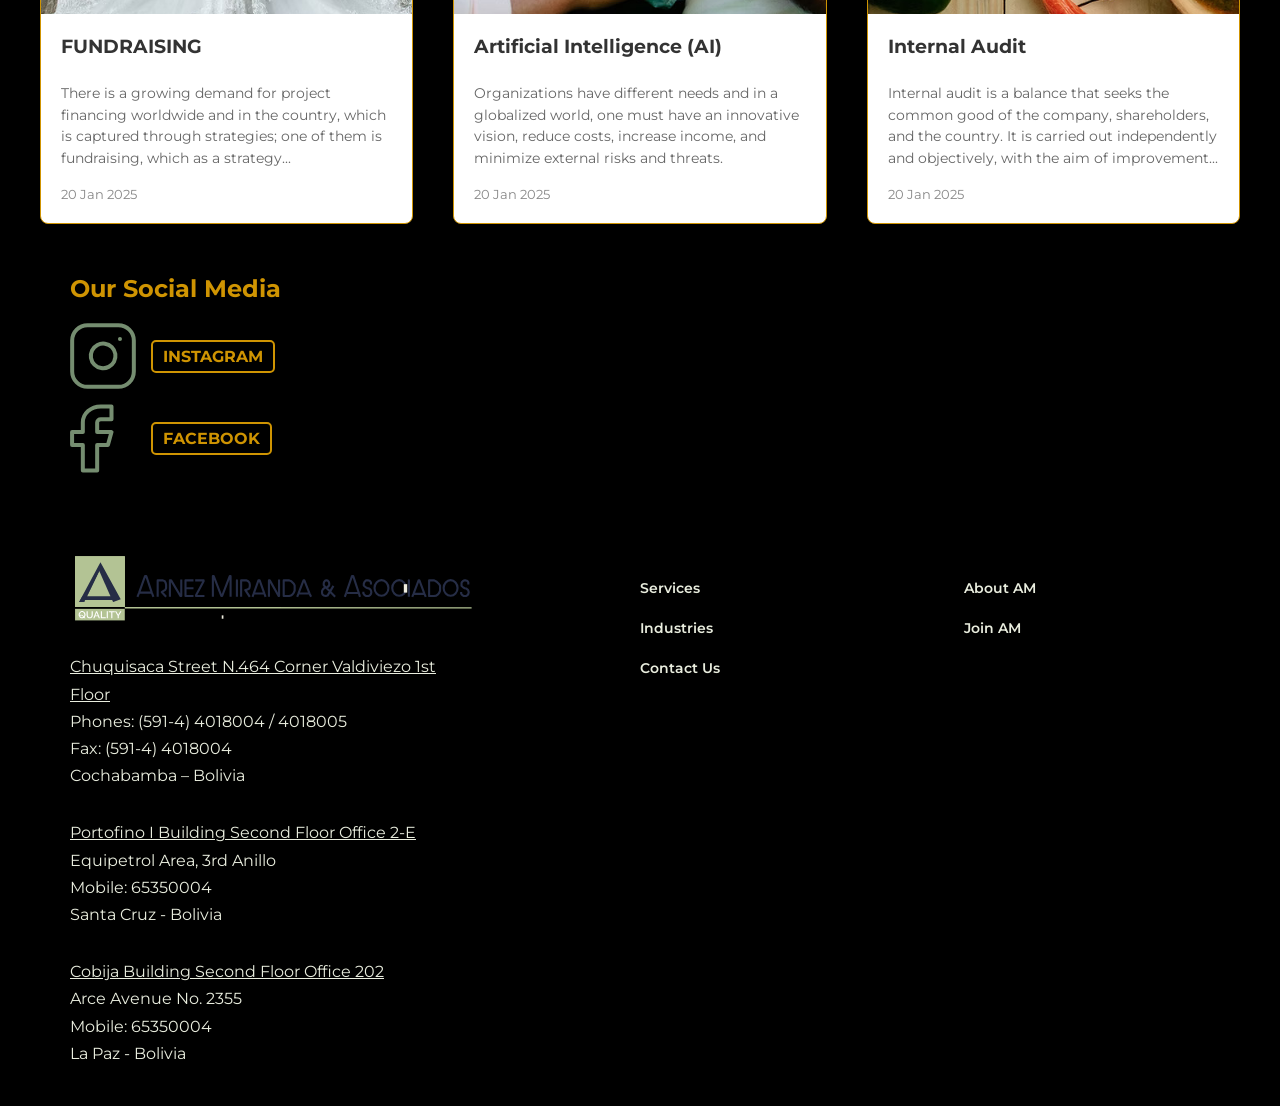
<file: contacto-en.html>
<!DOCTYPE html>
<html lang="en">

<head>
    <meta charset="UTF-8">
    <meta name="viewport" content="width=device-width, initial-scale=1.0">
    <title>Contact - Arnez Miranda and Associates</title>
    <link rel="icon" href="favicon.ico" type="image/x-icon">
    <link rel="stylesheet" href="styles.css">
    <link rel="stylesheet" href="styles1.css">
    <script type="module" src="./modules-en/navbar-en.js"></script>
    <script type="module" src="./modules-en/footer-en.js"></script>
    <script type="module" src="./modules-en/contact-en.js"></script>
    <script type="module" src="./modules-en/articles-en.js"></script>
</head>

<body>
    <app-navbar></app-navbar>
    <section class="contact-form-section" id="contactanos-section">
        <h1 class="contact-title">Contact Us</h1>
        <h2 class="contact-subtitle">On WhatsApp</h2>
        <h6>Make sure WhatsApp Web is open in your browser.</h6>
        <br>
        <form class="contact-form">
            <div class="form-group">
                <label for="name">Full Name</label>
                <input type="text" id="name" placeholder="John Doe">
            </div>
            <div class="form-group">
                <label for="company">Company</label>
                <input type="text" id="company" placeholder="Olimpo S.R.L.">
            </div>
            <div class="form-group">
                <label for="email">Email</label>
                <input type="email" id="email" placeholder="olimpo@gmail.com">
            </div>
            <div class="form-group">
                <label for="message">Message</label>
                <textarea id="message" rows="4" placeholder="Enter your query"></textarea>
            </div>
            <button type="submit" class="submit-btn">Send</button>
        </form>
    </section>
    <section class="contact-form-section">
        <h1 class="contact-title">Contact Us</h1>
        <h2 class="contact-subtitle">By Email</h2>
        <h4>Leave us a message at this email and we will respond as soon as possible.</h4><br>
        <a href="mailto:sgonzales@arnezmiranda.com.bo" class="contact-link">sgonzales@arnezmiranda.com.bo</a>
    </section>
    
    <app-articles></app-articles>
    <app-footer></app-footer>
    <script src="script-en.js" defer></script>
    <script src="contact-en.js" defer></script>
</body>

</html>
</file>
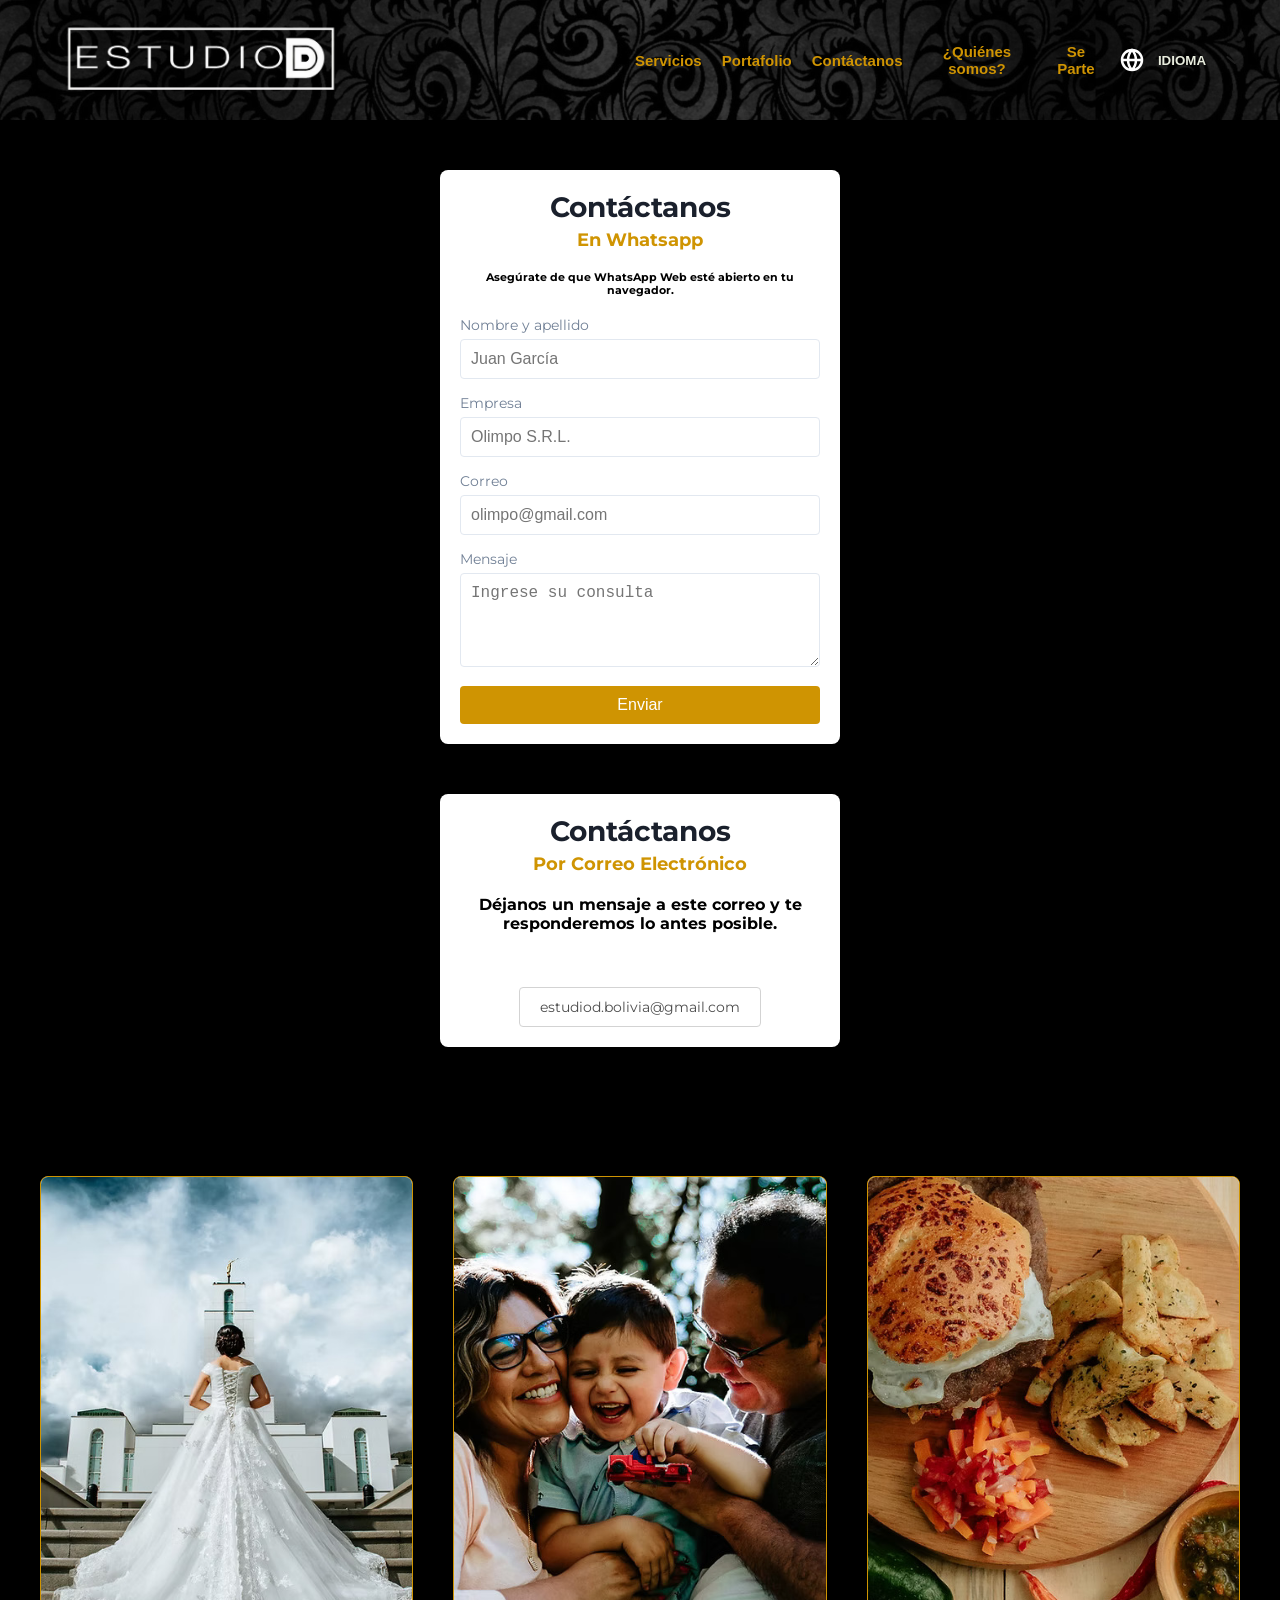
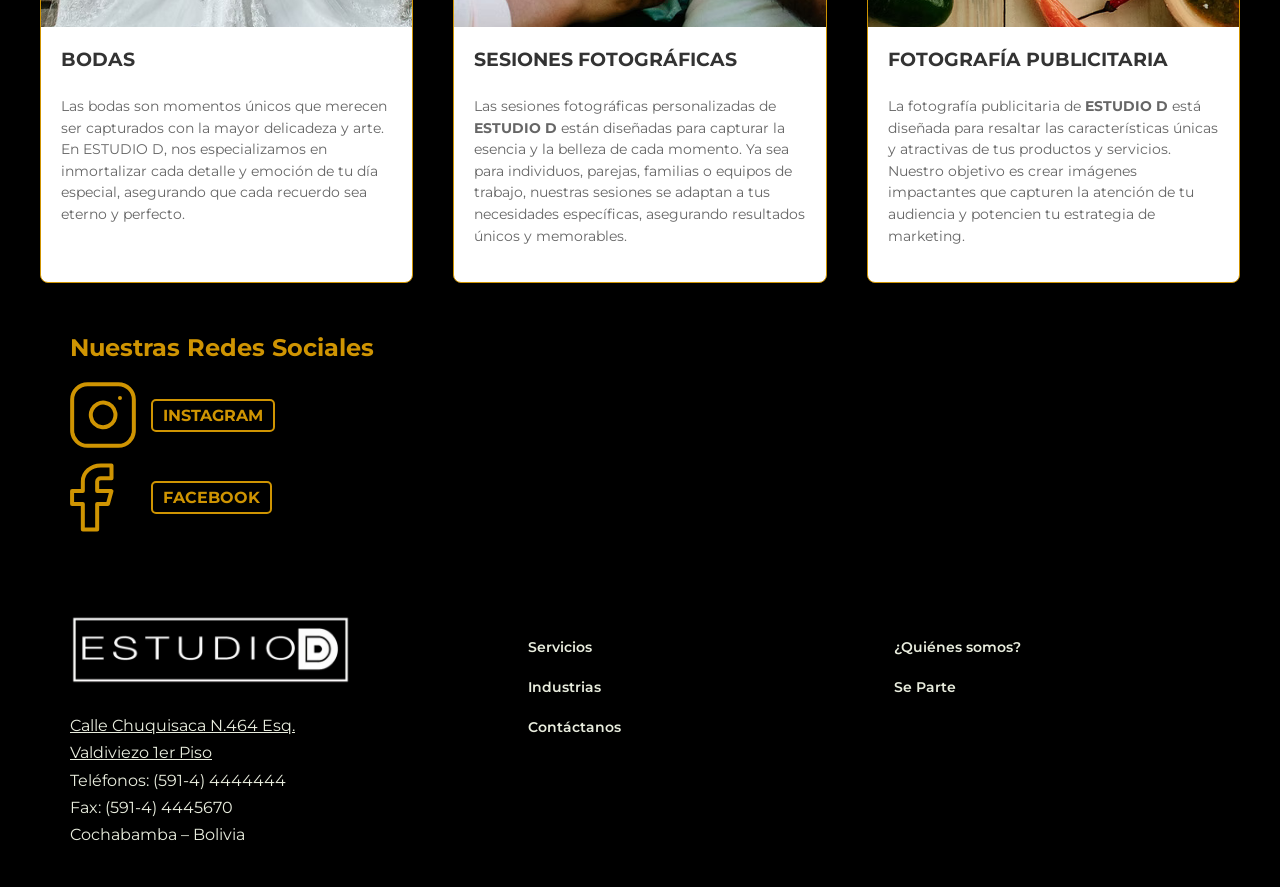
<file: contacto.html>
<!DOCTYPE html>
<html lang="es">

<head>
    <meta charset="UTF-8">
    <meta name="viewport" content="width=device-width, initial-scale=1.0">
    <title>Contáctanos - Arnez Miranda & Asociados</title>
    <link rel="icon" href="favicon.ico" type="image/x-icon">
    <link rel="stylesheet" href="styles.css">
    <link rel="stylesheet" href="styles1.css">
    <script type="module" src="./modules/navbar.js"></script>
    <script type="module" src="./modules/footer.js"></script>
    <script type="module" src="./modules/contact.js"></script>
    <script type="module" src="./modules/articles.js"></script>
</head>

<body>
    <app-navbar></app-navbar>
    <section class="contact-form-section" id="contactanos-section">
        <h1 class="contact-title">Contáctanos</h1>
        <h2 class="contact-subtitle">En Whatsapp</h2>
        <h6>Asegúrate de que WhatsApp Web esté abierto en tu navegador.</h6>
        <br>
        <form class="contact-form">
            <div class="form-group">
                <label for="name">Nombre y apellido</label>
                <input type="text" id="name" placeholder="Juan García">
            </div>
            <div class="form-group">
                <label for="company">Empresa</label>
                <input type="text" id="company" placeholder="Olimpo S.R.L.">
            </div>
            <div class="form-group">
                <label for="email">Correo</label>
                <input type="email" id="email" placeholder="olimpo@gmail.com">
            </div>
            <div class="form-group">
                <label for="message">Mensaje</label>
                <textarea id="message" rows="4" placeholder="Ingrese su consulta"></textarea>
            </div>
            <button type="submit" class="submit-btn">Enviar</button>
        </form>
    </section>
    <section class="contact-form-section">
        <h1 class="contact-title">Contáctanos</h1>
        <h2 class="contact-subtitle">Por Correo Electrónico</h2>
        <h4>Déjanos un mensaje a este correo y te responderemos lo antes posible.</h4><br>
        <a href="mailto:sgonzales@arnezmiranda.com.bo" class="contact-link">estudiod.bolivia@gmail.com</a>
        </div>
    </section>
    <app-articles></app-articles>
    <app-footer></app-footer>
    <script src="script.js" defer></script>
    <script src="contact.js" defer></script>
</body>

</html>
</file>
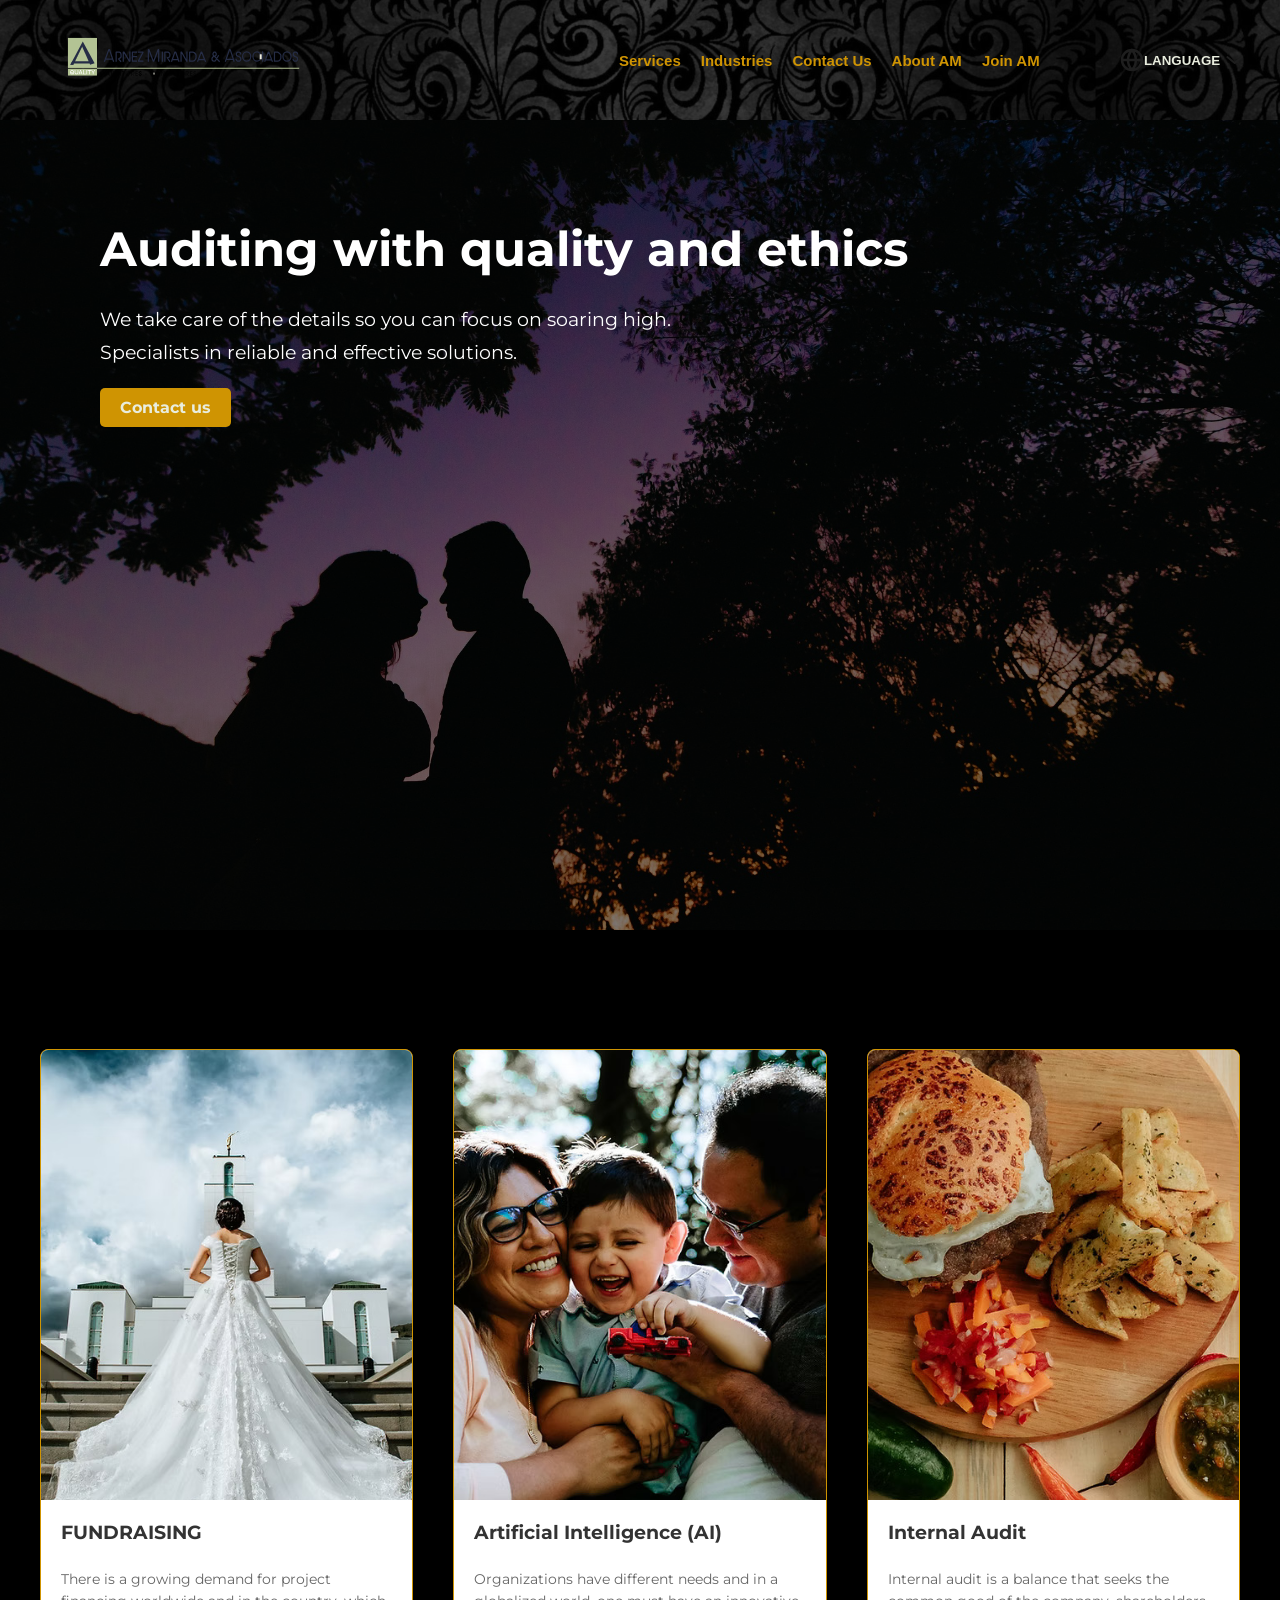
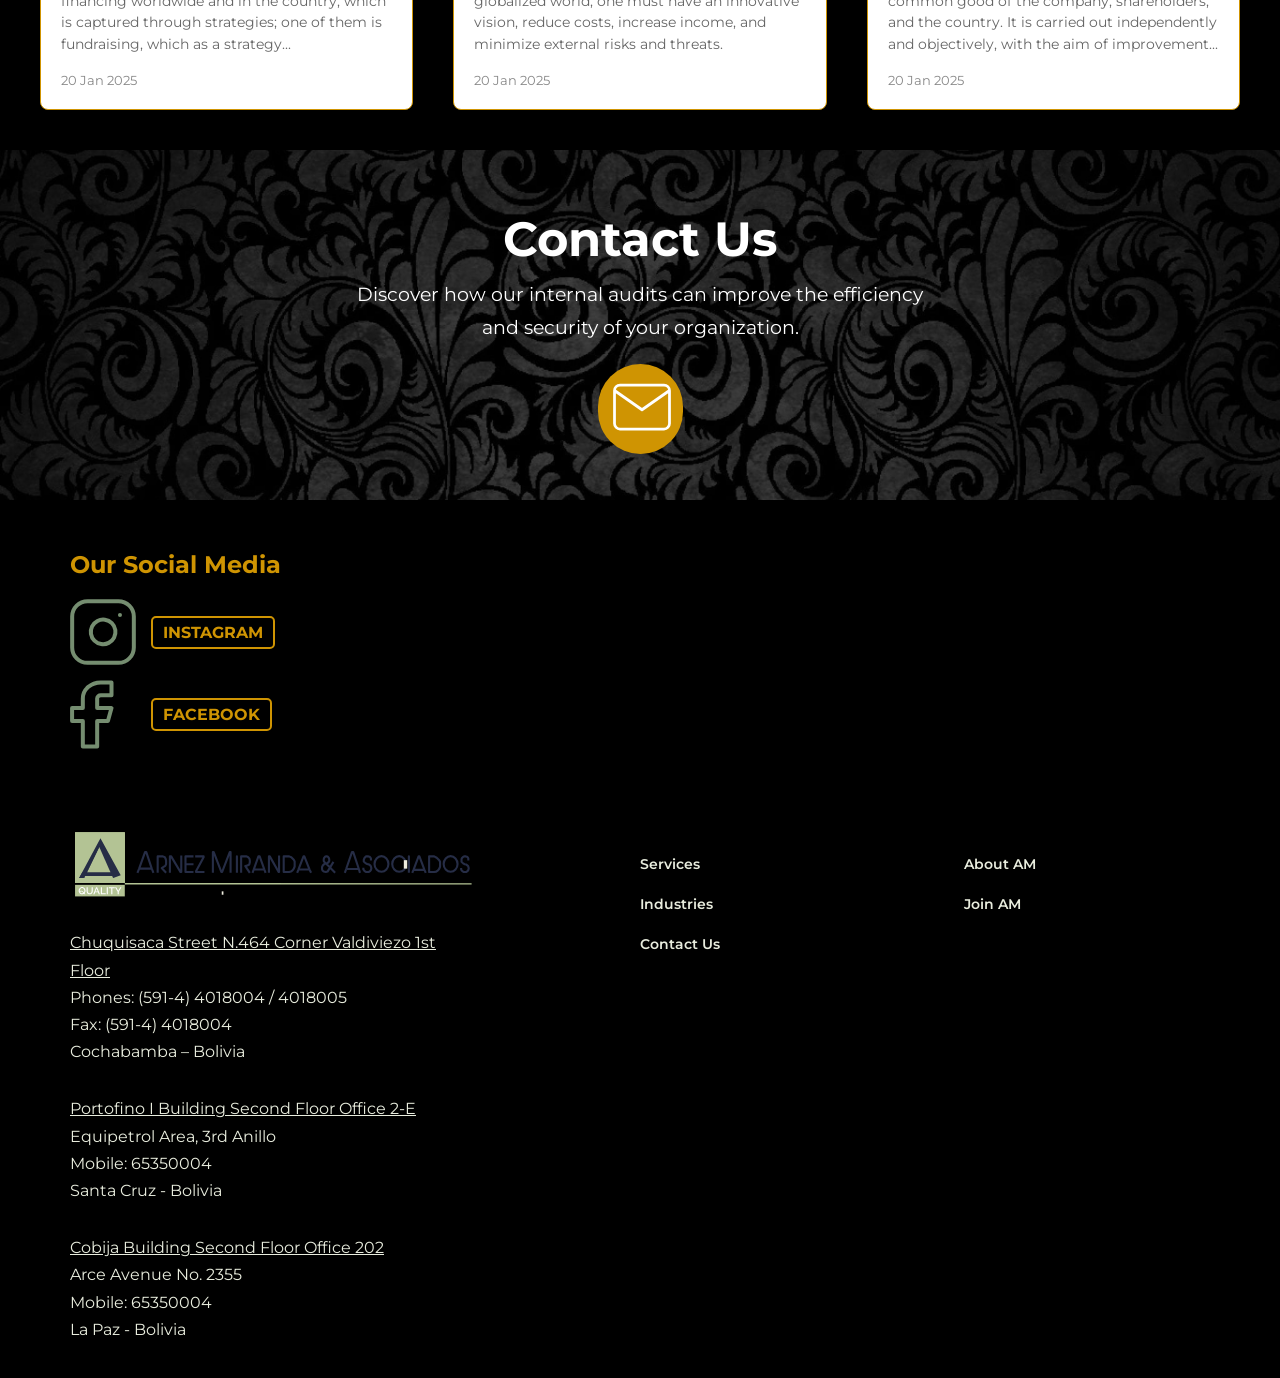
<file: index-en.html>
<!DOCTYPE html>
<html lang="en">

<head>
    <meta charset="UTF-8">
    <meta name="viewport" content="width=device-width, initial-scale=1.0">
    <title>Arnez Miranda and Associates</title>
    <link rel="icon" href="favicon.ico" type="image/x-icon">
    <link rel="stylesheet" href="styles.css">
    <link rel="stylesheet" href="styles1.css">
    <script type="module" src="./modules-en/navbar-en.js"></script>
    <script type="module" src="./modules-en/footer-en.js"></script>
    <script type="module" src="./modules-en/contact-en.js"></script>
    <script type="module" src="./modules-en/articles-en.js"></script>
</head>

<body>
    <app-navbar></app-navbar>
    <div class="hero">
        <div class="hero-content">
            <h1>Auditing with quality and ethics</h1>
            <p>We take care of the details so you can focus on soaring high. <br>Specialists in reliable and effective solutions.</p>
            <a href="contacto-en.html">Contact us</a>
        </div>
    </div>
    <app-articles></app-articles>
    <app-contact></app-contact>
    <app-footer></app-footer>
    <script src="script-en.js" defer></script>
</body>

</html>
</file>
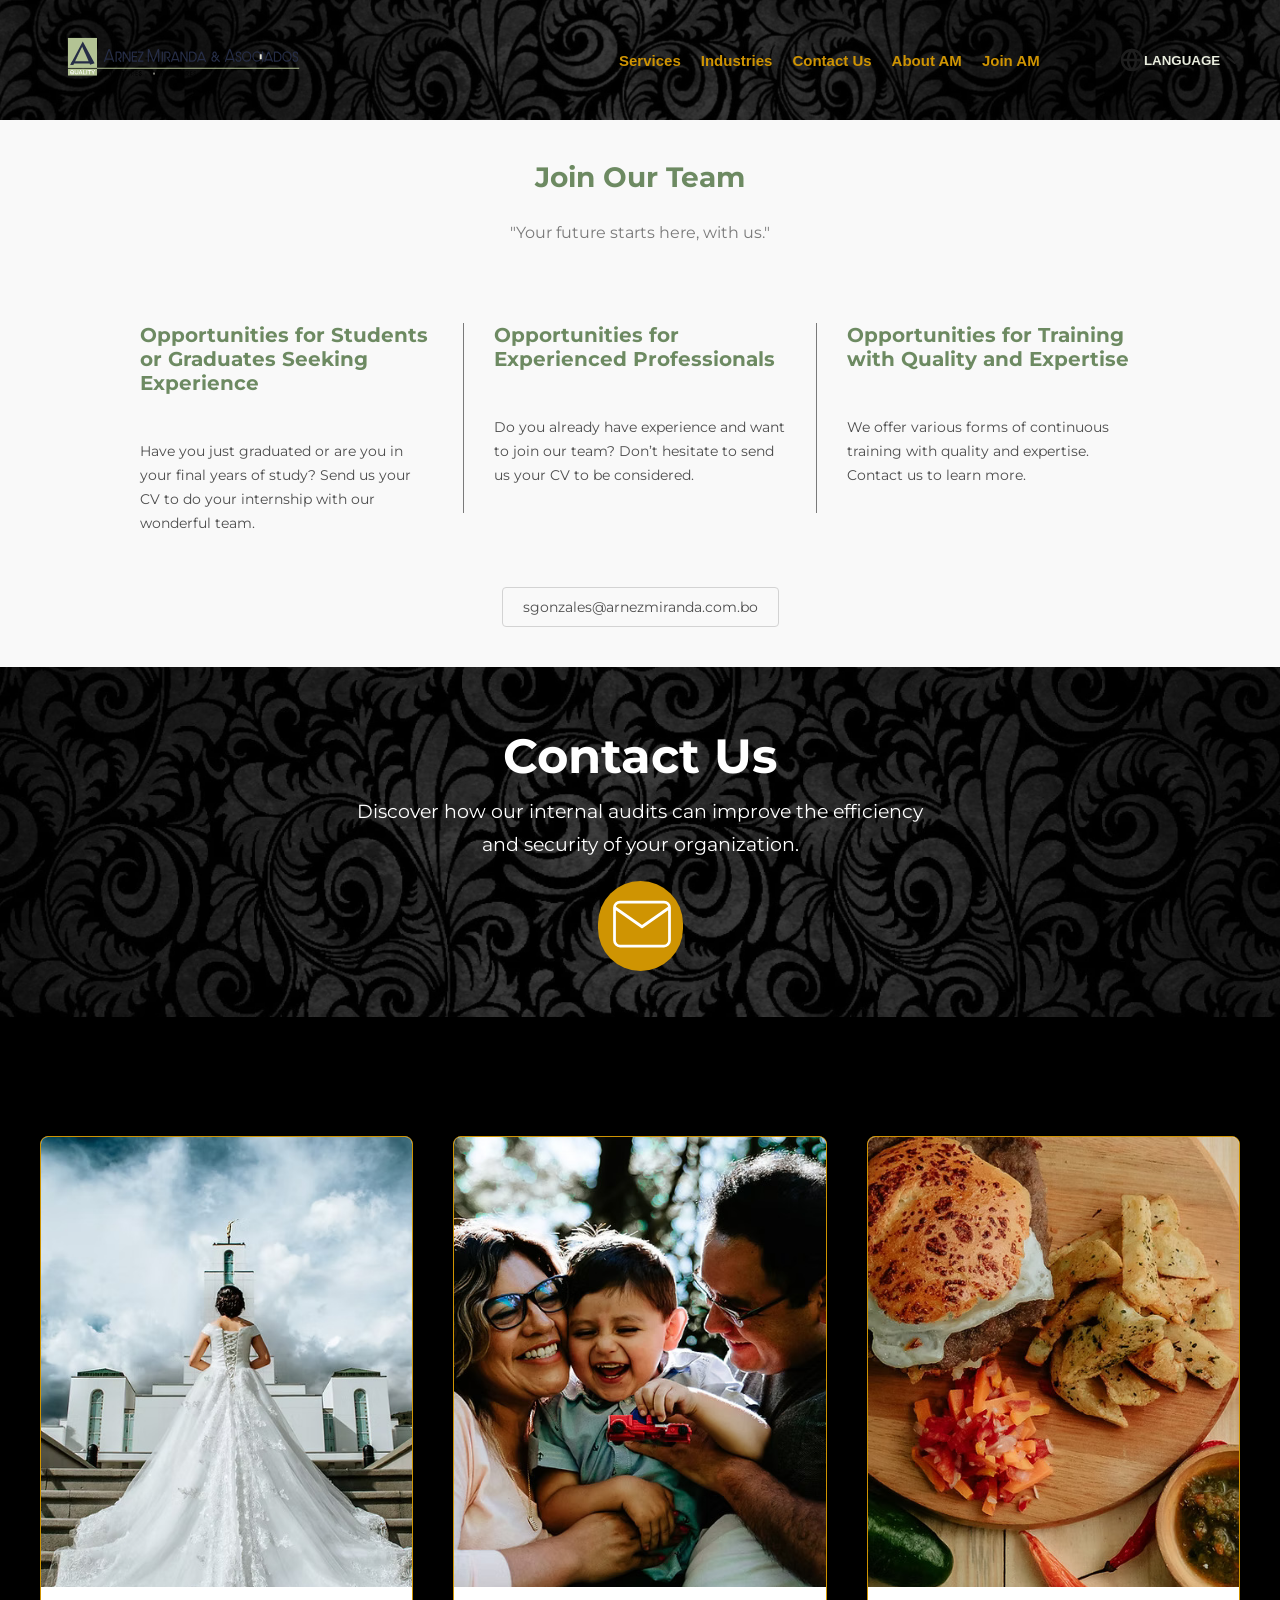
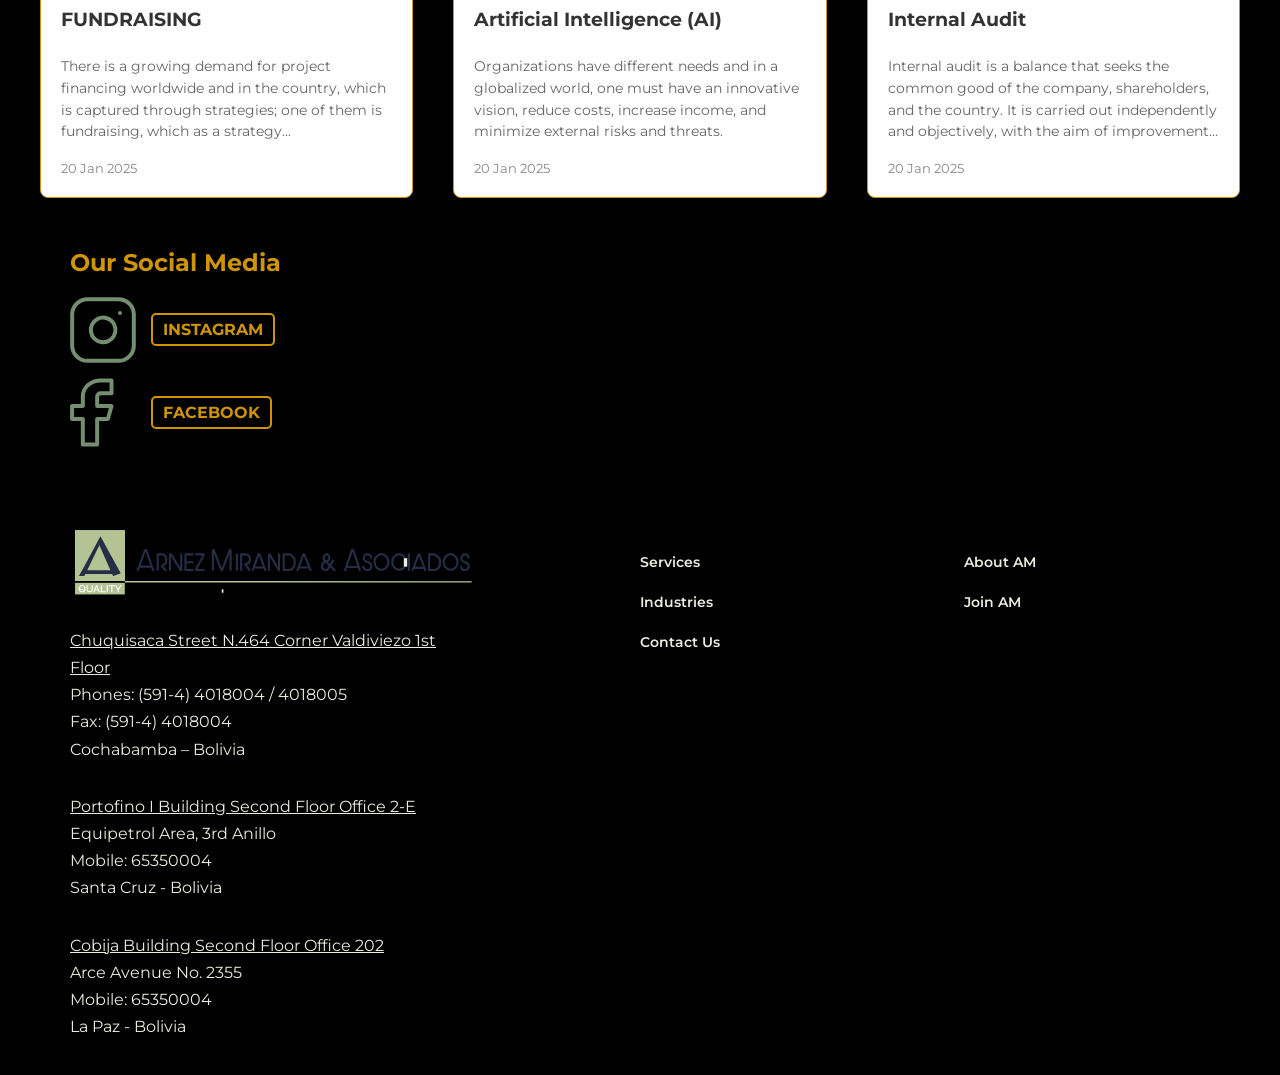
<file: joinAM.html>
<!DOCTYPE html>
<html lang="en">

<head>
    <meta charset="UTF-8">
    <meta name="viewport" content="width=device-width, initial-scale=1.0">
    <title>Join AM - Arnez Miranda and Associates</title>
    <link rel="icon" href="favicon.ico" type="image/x-icon">
    <link rel="stylesheet" href="styles.css">
    <link rel="stylesheet" href="styles1.css">
    <script type="module" src="./modules-en/navbar-en.js"></script>
    <script type="module" src="./modules-en/footer-en.js"></script>
    <script type="module" src="./modules-en/contact-en.js"></script>
    <script type="module" src="./modules-en/articles-en.js"></script>
</head>

<body>
    <app-navbar></app-navbar>
    <section class="join-our-team" id="se-parte-section">
        <h2>Join Our Team</h2>
        <p class="subtitle">"Your future starts here, with us."</p>

        <div class="opportunities">
            <!-- Oportunidades para estudiantes -->
            <div class="opportunity">
                <h3>Opportunities for Students or Graduates Seeking Experience</h3>
                <p>Have you just graduated or are you in your final years of study? Send us your CV to do your internship with our wonderful team.</p>
            </div>

            <!-- Divider -->
            <div class="divider"></div>

            <!-- Oportunidades para profesionales -->
            <div class="opportunity">
                <h3>Opportunities for Experienced Professionals</h3>
            <p>Do you already have experience and want to join our team? Don’t hesitate to send us your CV to be considered.</p>
        </div>

            <div class="divider"></div>

            <div class="opportunity">
                <h3>Opportunities for Training with Quality and Expertise</h3>
                <p>We offer various forms of continuous training with quality and expertise. Contact us to learn more.</p>
            </div>
        </div>
        <div class="opportunities">
            <a href="mailto:sgonzales@arnezmiranda.com.bo" class="contact-link">sgonzales@arnezmiranda.com.bo</a>
        </div>
    </section>

    <app-contact></app-contact>
    <app-articles></app-articles>
    <app-footer></app-footer>
    <script src="script-en.js" defer></script>
</body>

</html>
</file>
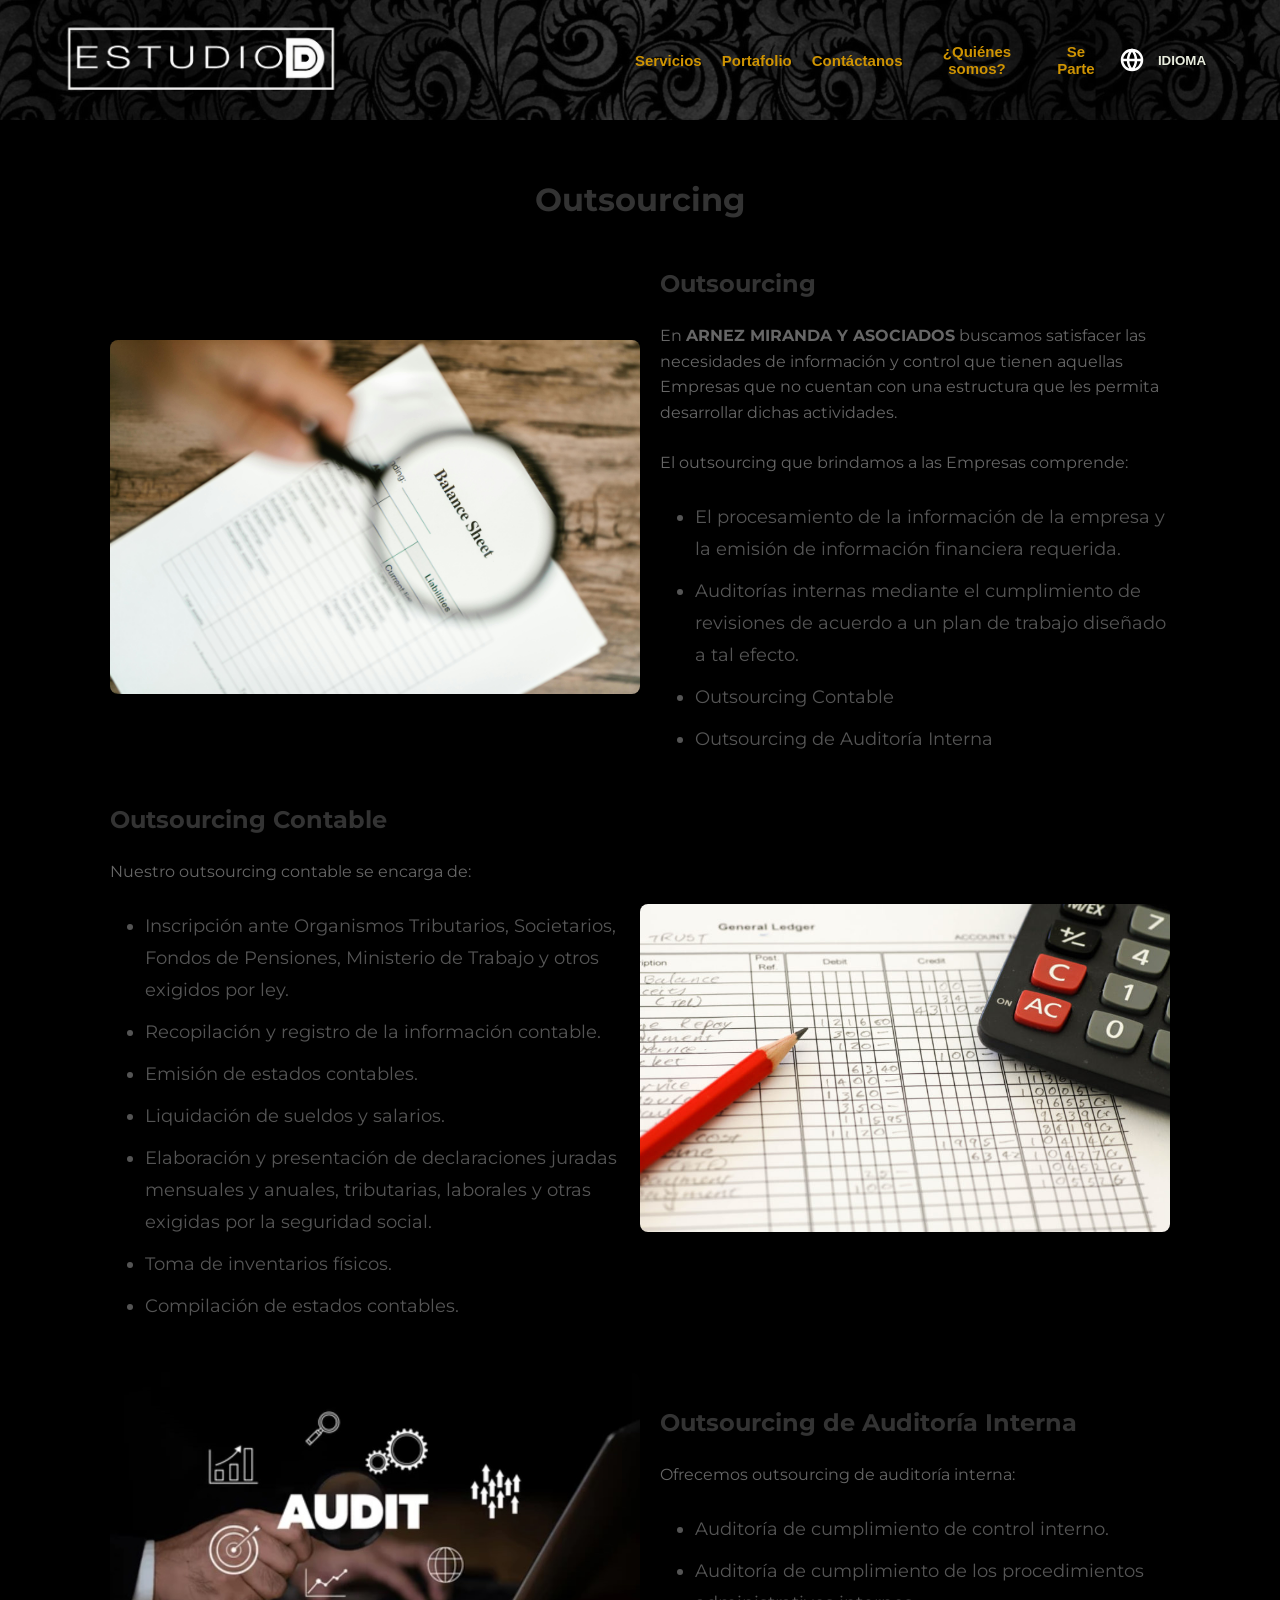
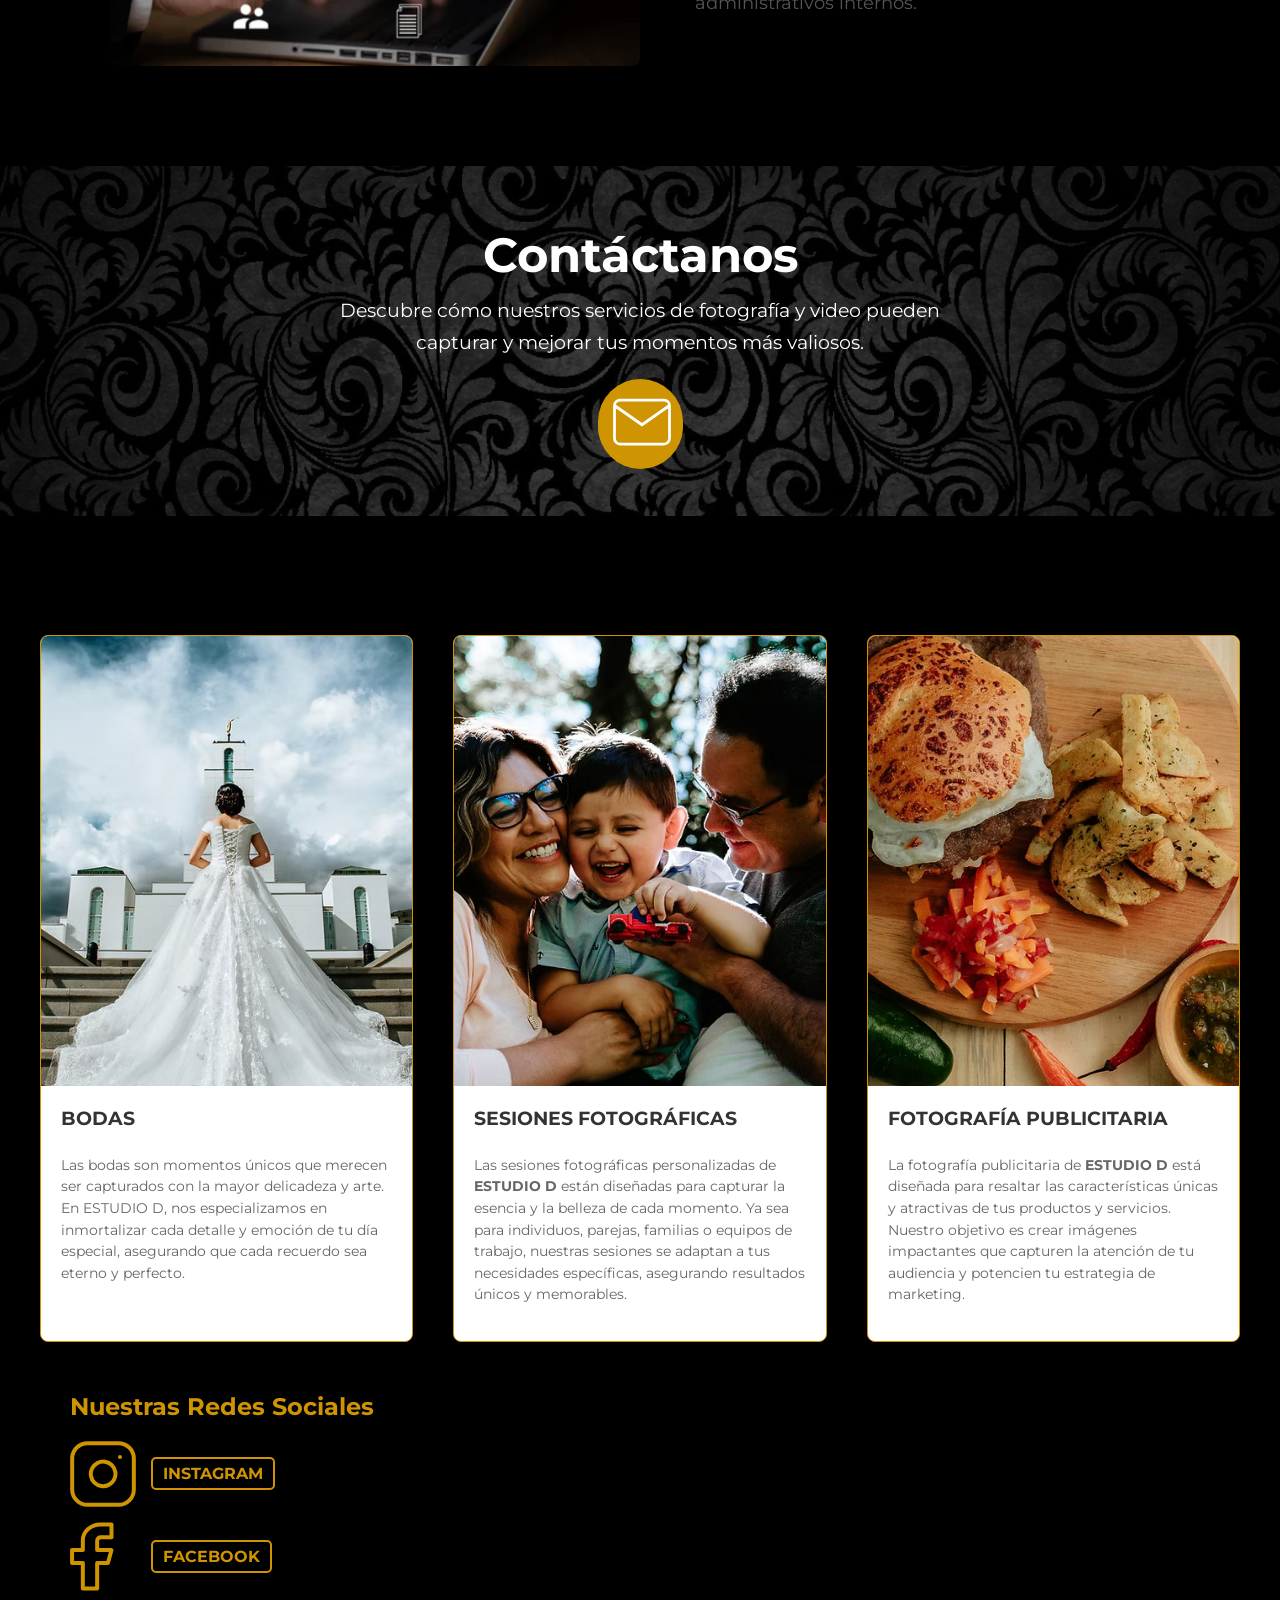
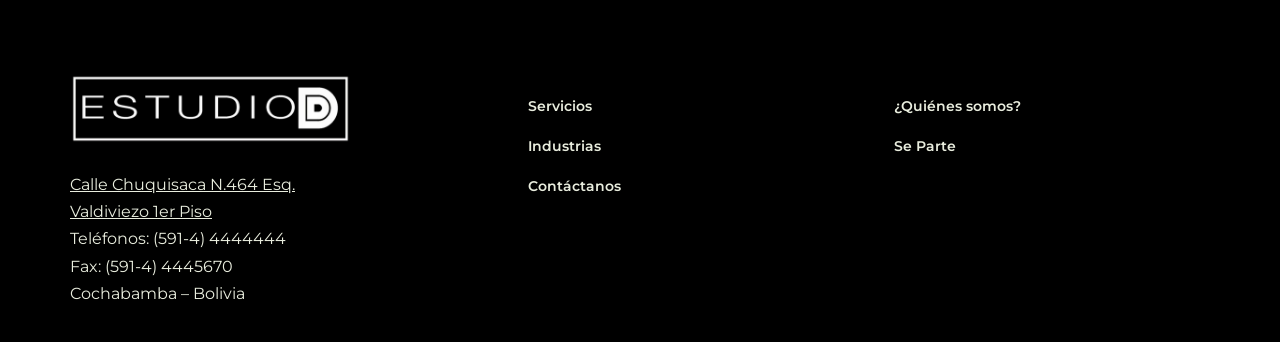
<file: outsourcing.html>
<!DOCTYPE html>
<html lang="es">

<head>
    <meta charset="UTF-8">
    <meta name="viewport" content="width=device-width, initial-scale=1.0">
    <title>Outsourcing - Arnez Miranda & Asociados</title>
    <link rel="icon" href="favicon.ico" type="image/x-icon">
    <link rel="stylesheet" href="styles.css">
    <link rel="stylesheet" href="styles1.css">
    <script type="module" src="./modules/navbar.js"></script>
    <script type="module" src="./modules/footer.js"></script>
    <script type="module" src="./modules/contact.js"></script>
    <script type="module" src="./modules/articles.js"></script>
</head>

<body>
    <app-navbar></app-navbar>
    <section class="auditorias-content">
        <h2>Outsourcing</h2>

        <div class="auditoria-item">
            <img src="./assets/balance.jpg" alt="Outsourcing">
            <div class="text-content">
                <h3>Outsourcing</h3>
                <p>En <strong>ARNEZ MIRANDA Y ASOCIADOS</strong> buscamos satisfacer las necesidades de información y
                    control que tienen aquellas Empresas que no cuentan con una estructura que les permita desarrollar
                    dichas actividades.</p>
                <p>El outsourcing que brindamos a las Empresas comprende:</p>
                <ul class="audit-list">
                    <li>El procesamiento de la información de la empresa y la emisión de información financiera
                        requerida.</li>
                    <li>Auditorías internas mediante el cumplimiento de revisiones de acuerdo a un plan de trabajo
                        diseñado a tal efecto.</li>
                    <li>Outsourcing Contable</li>
                    <li>Outsourcing de Auditoría Interna</li>
                </ul>
            </div>
        </div>

        <div class="auditoria-item">
            <div class="text-content" id="interna">
                <h3>Outsourcing Contable</h3>
                <p>Nuestro outsourcing contable se encarga de:</p>
                <ul class="audit-list">
                    <li>Inscripción ante Organismos Tributarios, Societarios, Fondos de Pensiones, Ministerio de Trabajo
                        y otros exigidos por ley.</li>
                    <li>Recopilación y registro de la información contable.</li>
                    <li>Emisión de estados contables.</li>
                    <li>Liquidación de sueldos y salarios.</li>
                    <li>Elaboración y presentación de declaraciones juradas mensuales y anuales, tributarias, laborales
                        y otras exigidas por la seguridad social.</li>
                    <li>Toma de inventarios físicos.</li>
                    <li>Compilación de estados contables.</li>
                </ul>
            </div>
            <img src="./assets/calculadora.jpg" alt="Outsourcing Contable">
        </div>

        <div class="auditoria-item">
            <img src="./assets/audit.jpg" alt="Outsourcing de Auditoría Interna">
            <div class="text-content" id="interna1">
                <h3>Outsourcing de Auditoría Interna</h3>
                <p>Ofrecemos outsourcing de auditoría interna:</p>
                <ul class="audit-list">
                    <li>Auditoría de cumplimiento de control interno.</li>
                    <li>Auditoría de cumplimiento de los procedimientos administrativos internos.</li>
                </ul>
            </div>
        </div>
    </section>
    <app-contact></app-contact>
    <app-articles></app-articles>
    <app-footer></app-footer>
    <script src="script.js" defer></script>
</body>

</html>
</file>
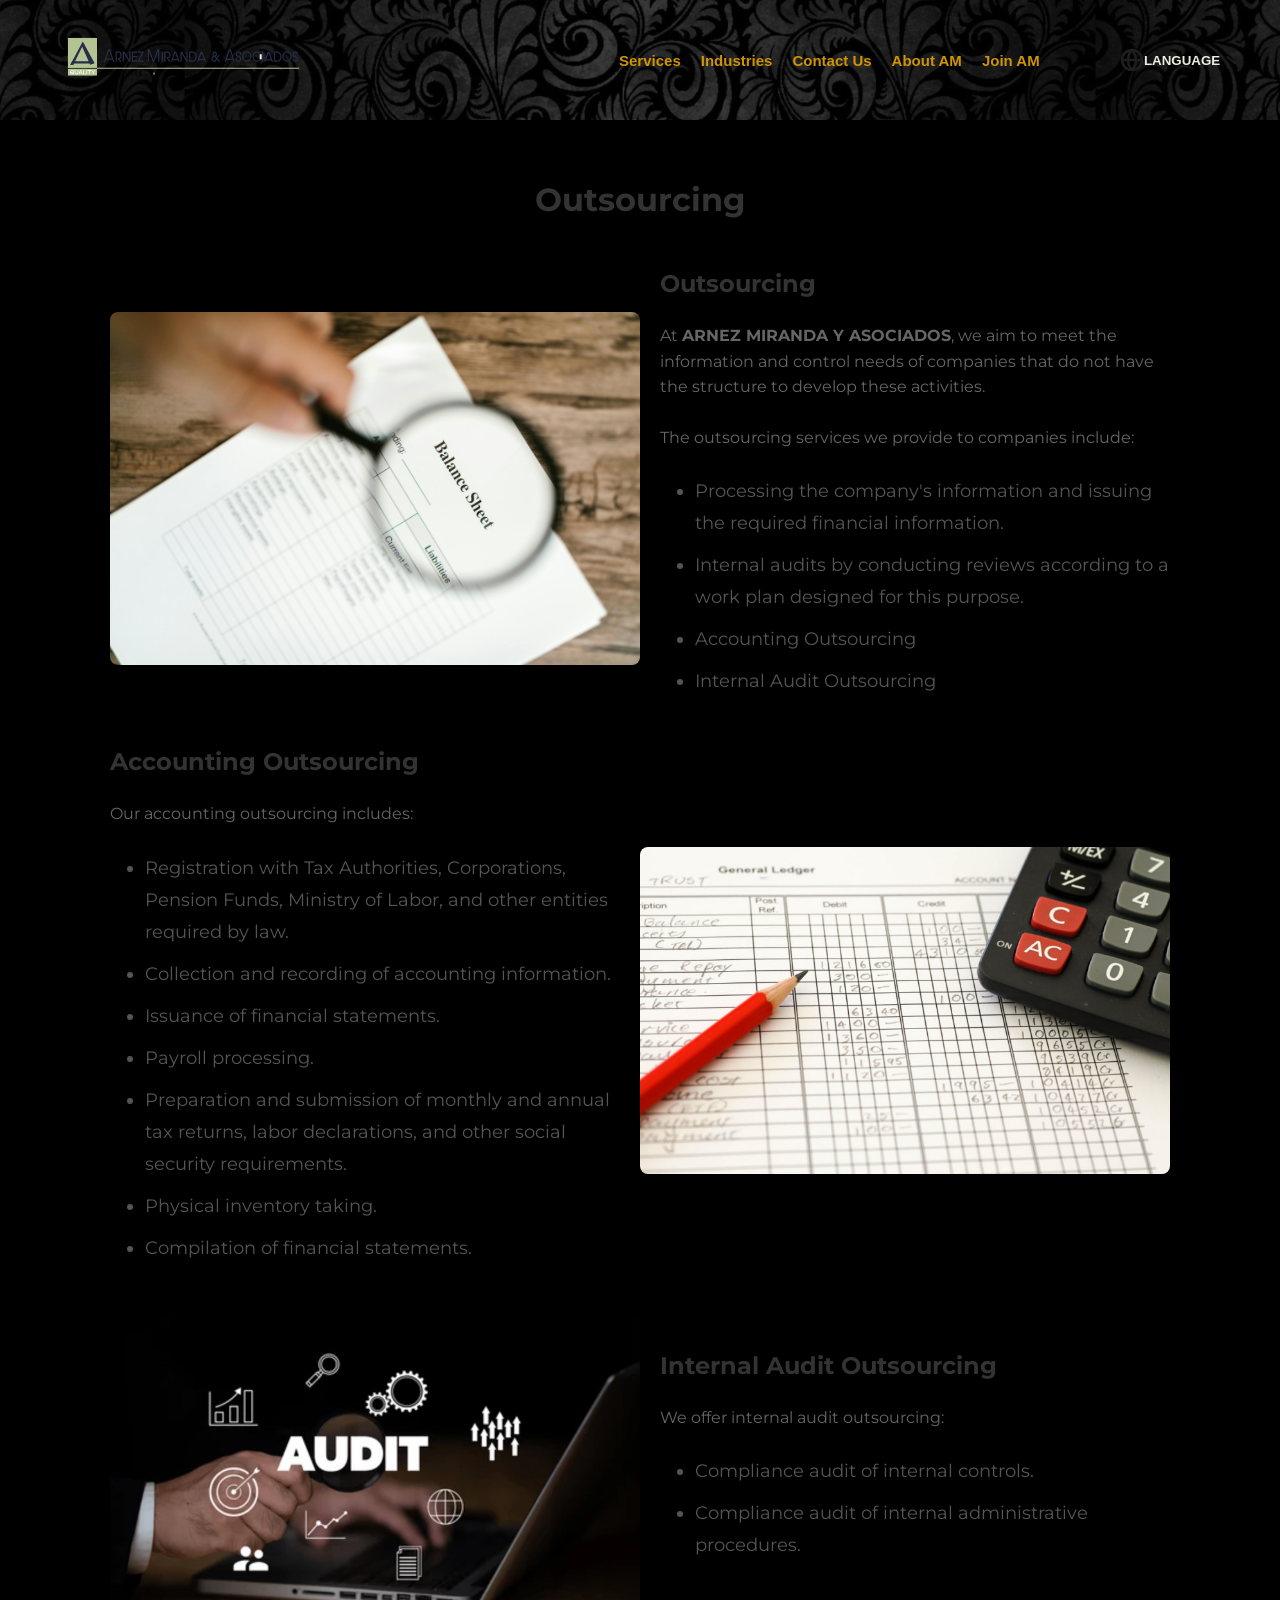
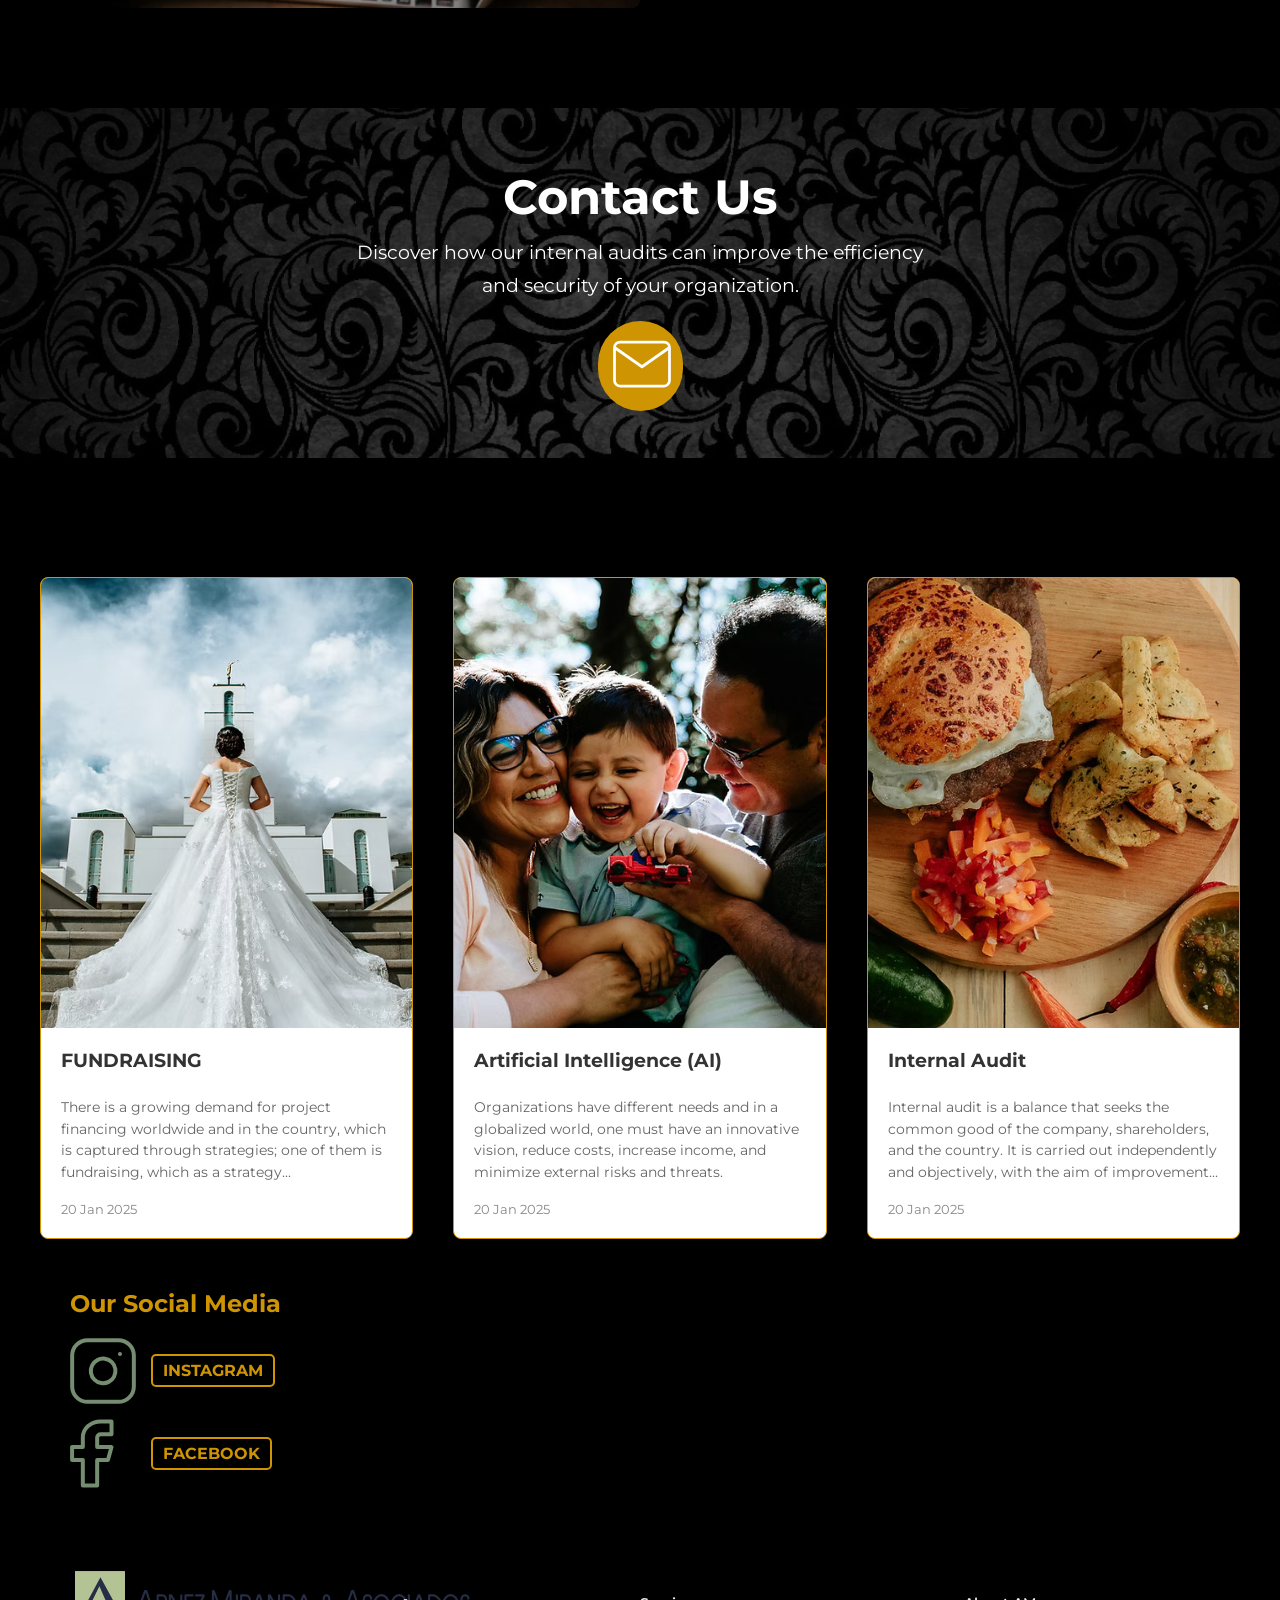
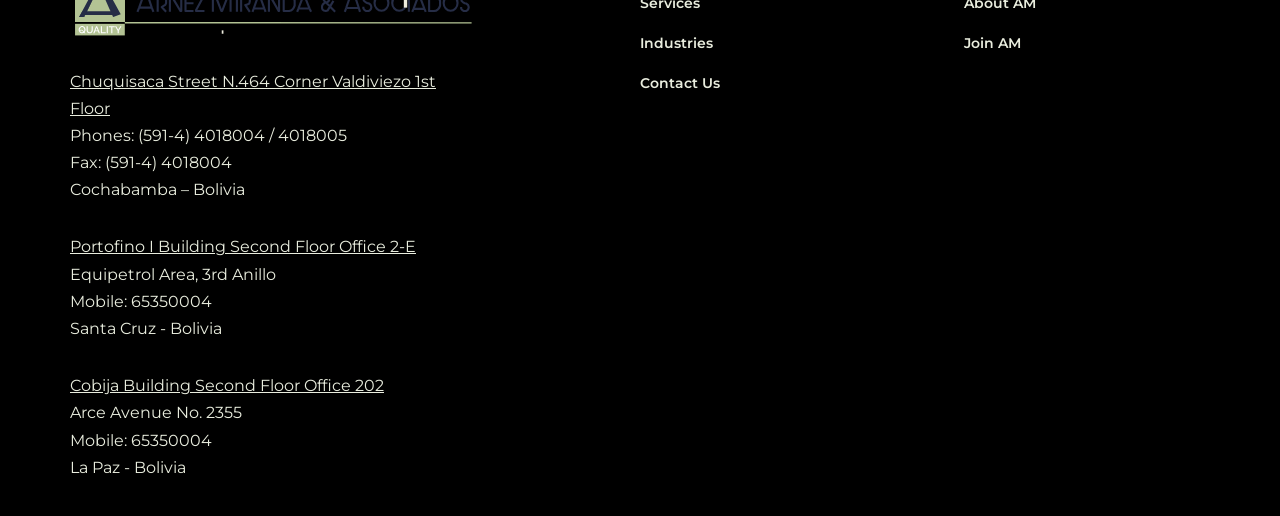
<file: outsourcingEN.html>
<!DOCTYPE html>
<html lang="en">

<head>
    <meta charset="UTF-8">
    <meta name="viewport" content="width=device-width, initial-scale=1.0">
    <title>Outsourcing - Arnez Miranda and Associates</title>
    <link rel="icon" href="favicon.ico" type="image/x-icon">
    <link rel="stylesheet" href="styles.css">
    <link rel="stylesheet" href="styles1.css">
    <script type="module" src="./modules-en/navbar-en.js"></script>
    <script type="module" src="./modules-en/footer-en.js"></script>
    <script type="module" src="./modules-en/contact-en.js"></script>
    <script type="module" src="./modules-en/articles-en.js"></script>
</head>

<body>
    <app-navbar></app-navbar>
    <section class="auditorias-content">
        <h2>Outsourcing</h2>

        <div class="auditoria-item">
            <img src="./assets/balance.jpg" alt="Outsourcing">
            <div class="text-content">
                <h3>Outsourcing</h3>
                <p>At <strong>ARNEZ MIRANDA Y ASOCIADOS</strong>, we aim to meet the information and control needs of
                    companies that do not have the structure to develop these activities.</p>
                <p>The outsourcing services we provide to companies include:</p>
                <ul class="audit-list">
                    <li>Processing the company's information and issuing the required financial information.</li>
                    <li>Internal audits by conducting reviews according to a work plan designed for this purpose.</li>
                    <li>Accounting Outsourcing</li>
                    <li>Internal Audit Outsourcing</li>
                </ul>
            </div>
        </div>

        <div class="auditoria-item">
            <div class="text-content" id="interna">
                <h3>Accounting Outsourcing</h3>
                <p>Our accounting outsourcing includes:</p>
                <ul class="audit-list">
                    <li>Registration with Tax Authorities, Corporations, Pension Funds, Ministry of Labor, and other
                        entities required by law.</li>
                    <li>Collection and recording of accounting information.</li>
                    <li>Issuance of financial statements.</li>
                    <li>Payroll processing.</li>
                    <li>Preparation and submission of monthly and annual tax returns, labor declarations, and other
                        social security requirements.</li>
                    <li>Physical inventory taking.</li>
                    <li>Compilation of financial statements.</li>
                </ul>

            </div>
            <img src="./assets/calculadora.jpg" alt="Outsourcing Contable">
        </div>

        <div class="auditoria-item">
            <img src="./assets/audit.jpg" alt="Outsourcing de Auditoría Interna">
            <div class="text-content" id="interna1">
                <h3>Internal Audit Outsourcing</h3>
                <p>We offer internal audit outsourcing:</p>
                <ul class="audit-list">
                    <li>Compliance audit of internal controls.</li>
                    <li>Compliance audit of internal administrative procedures.</li>
                </ul>
            </div>
        </div>
    </section>
    <app-contact></app-contact>
    <app-articles></app-articles>
    <app-footer></app-footer>
    <script src="script-en.js" defer></script>
</body>

</html>
</file>
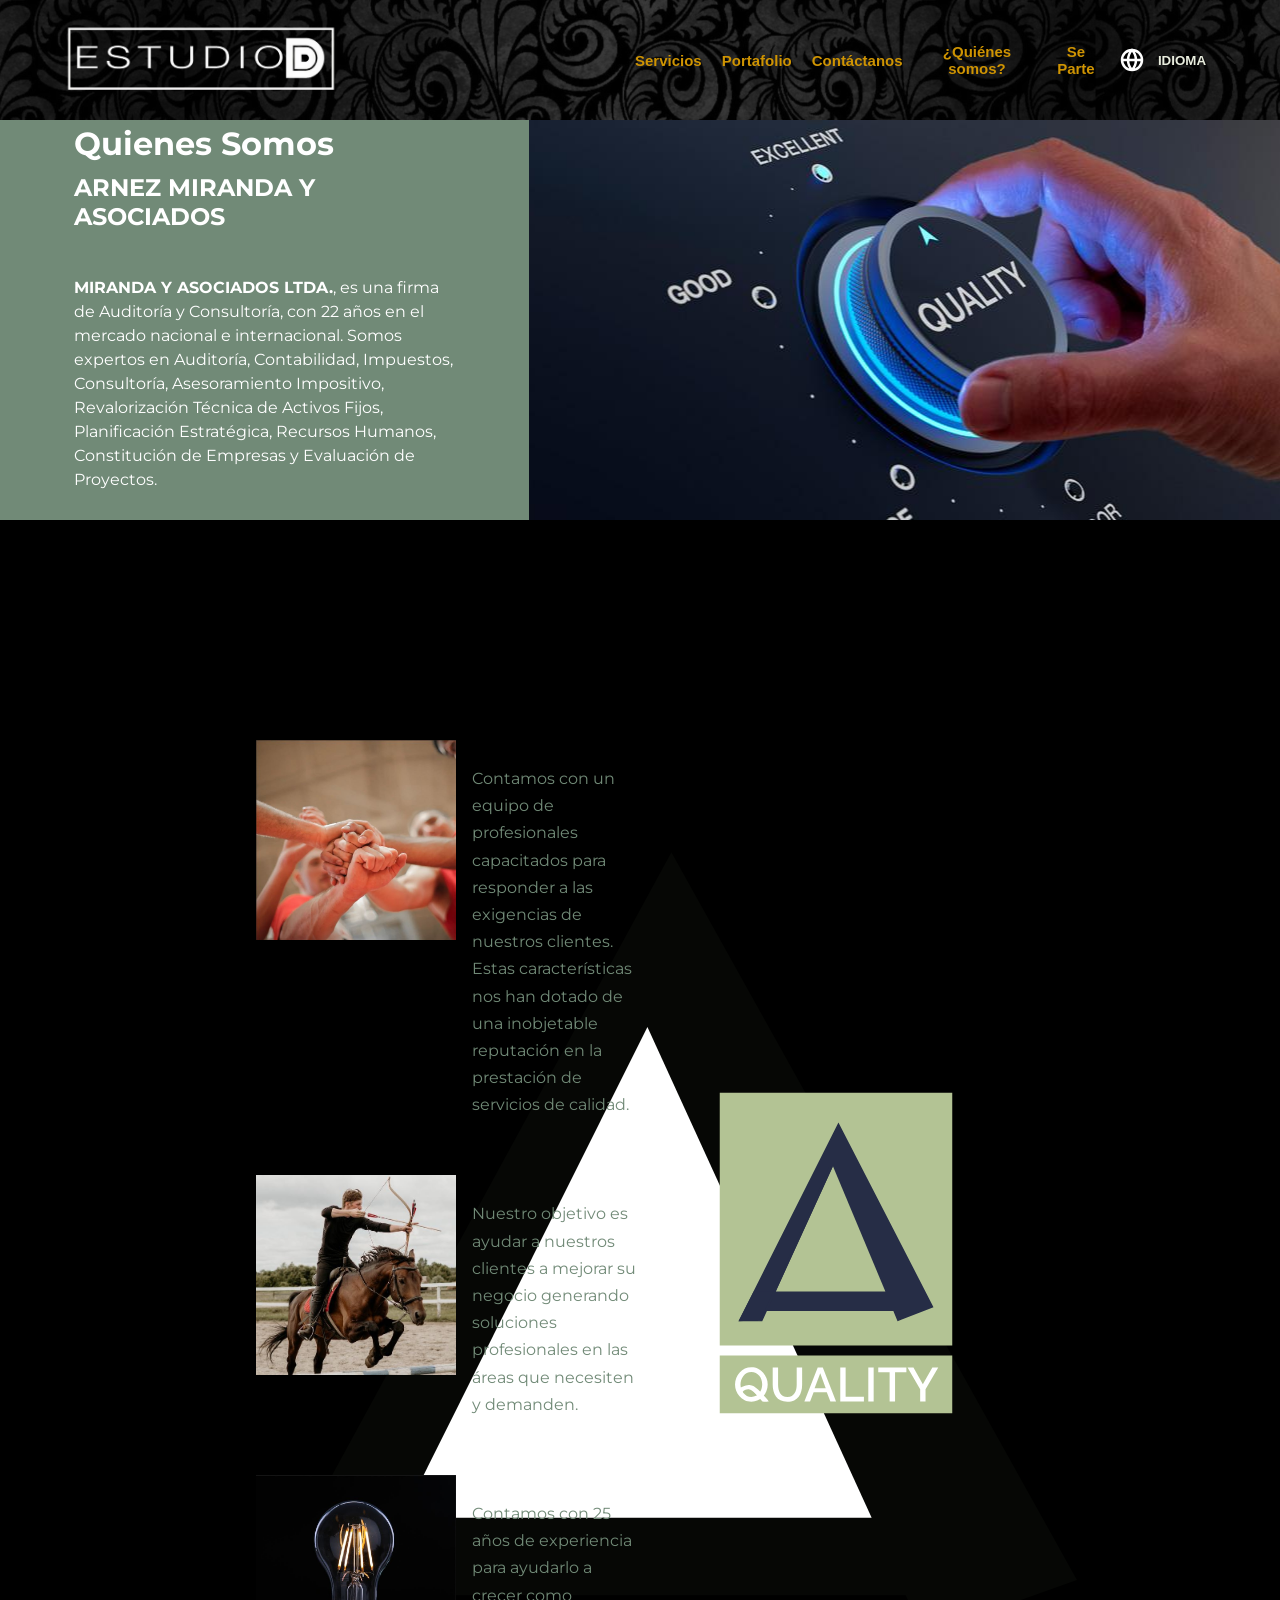
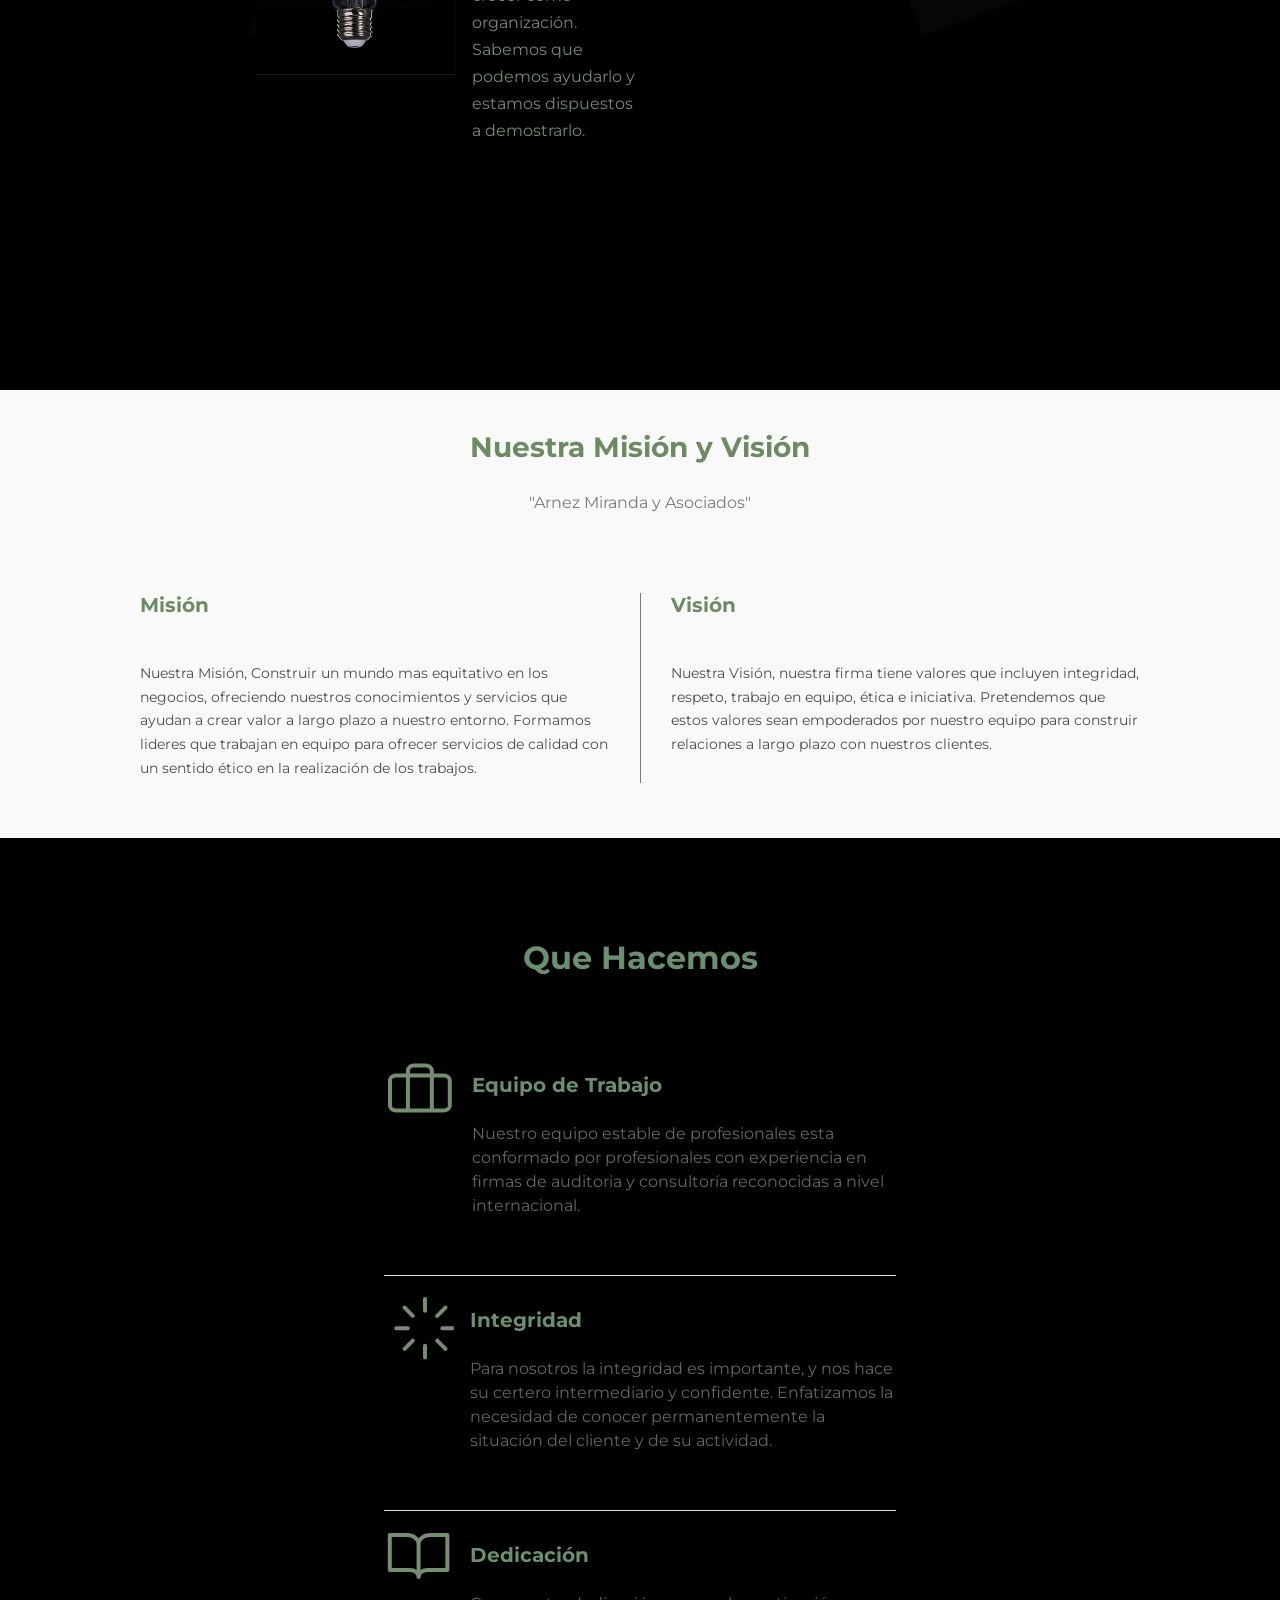
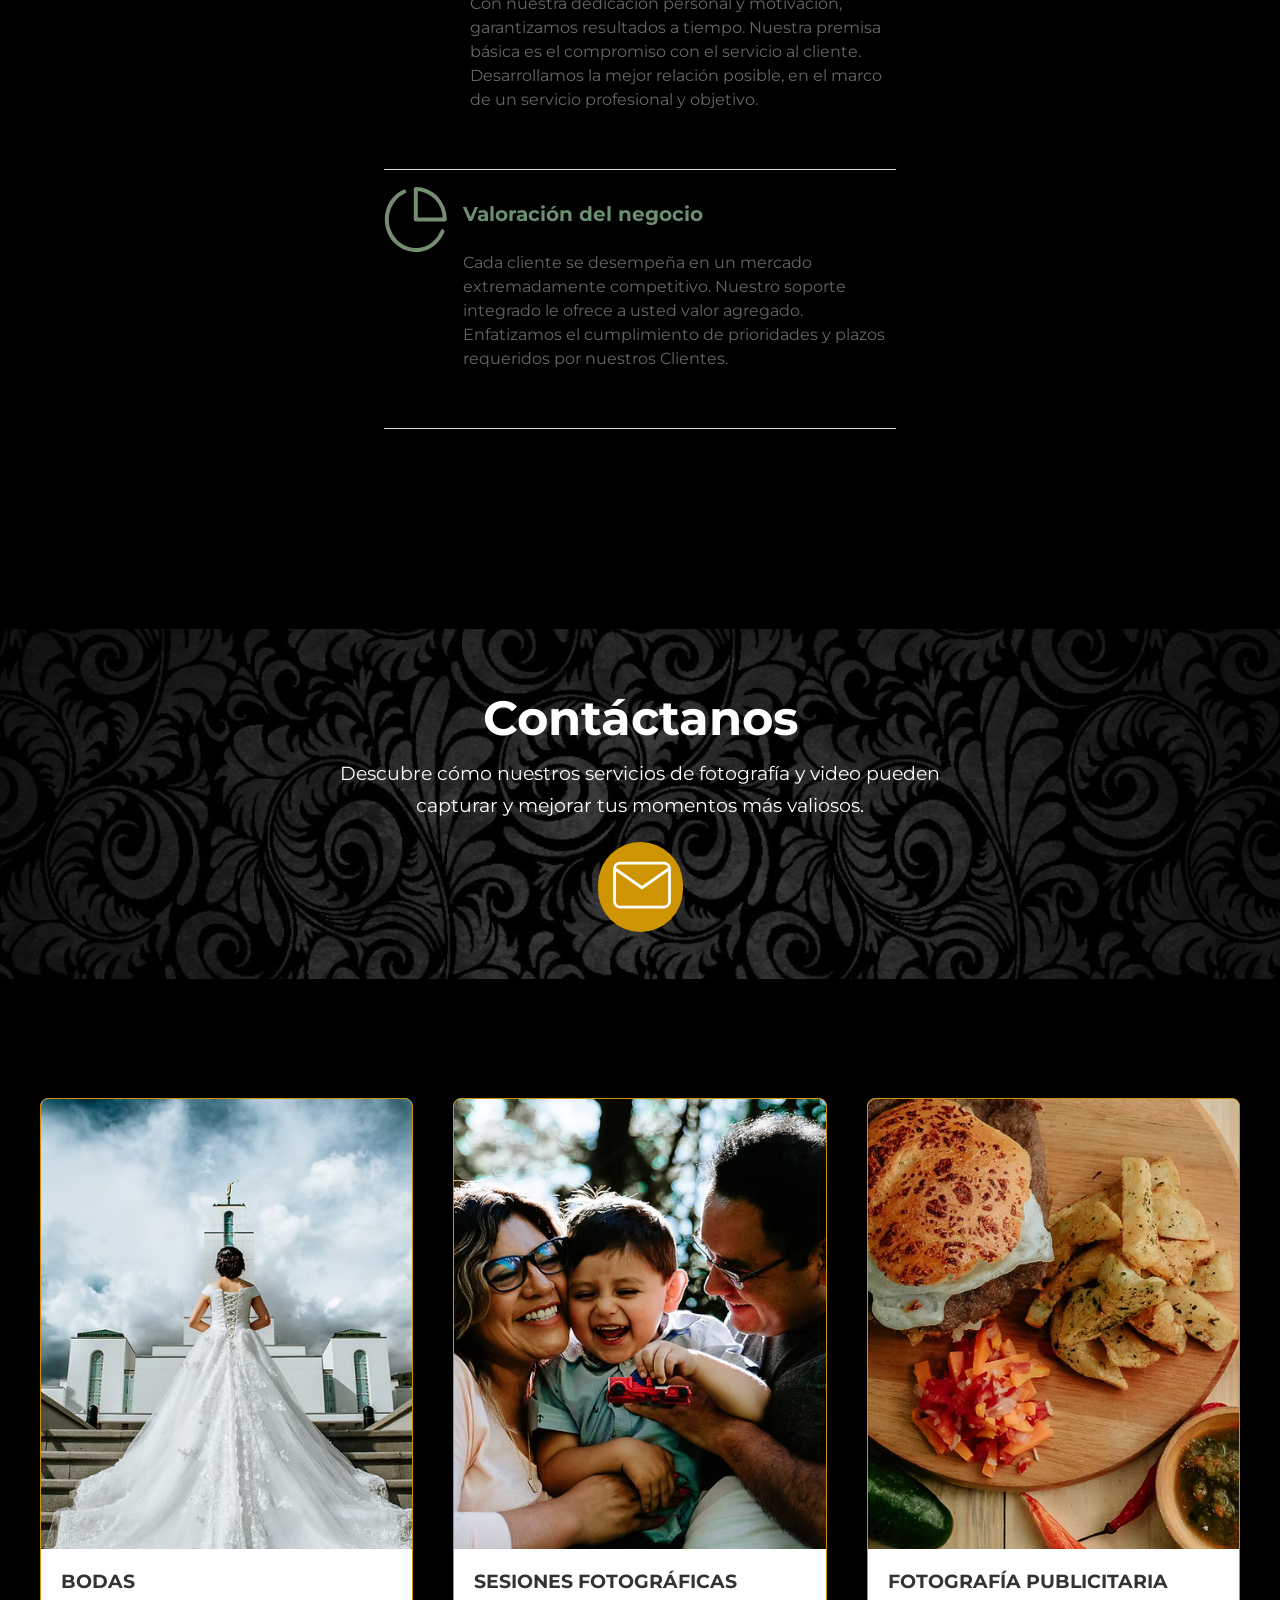
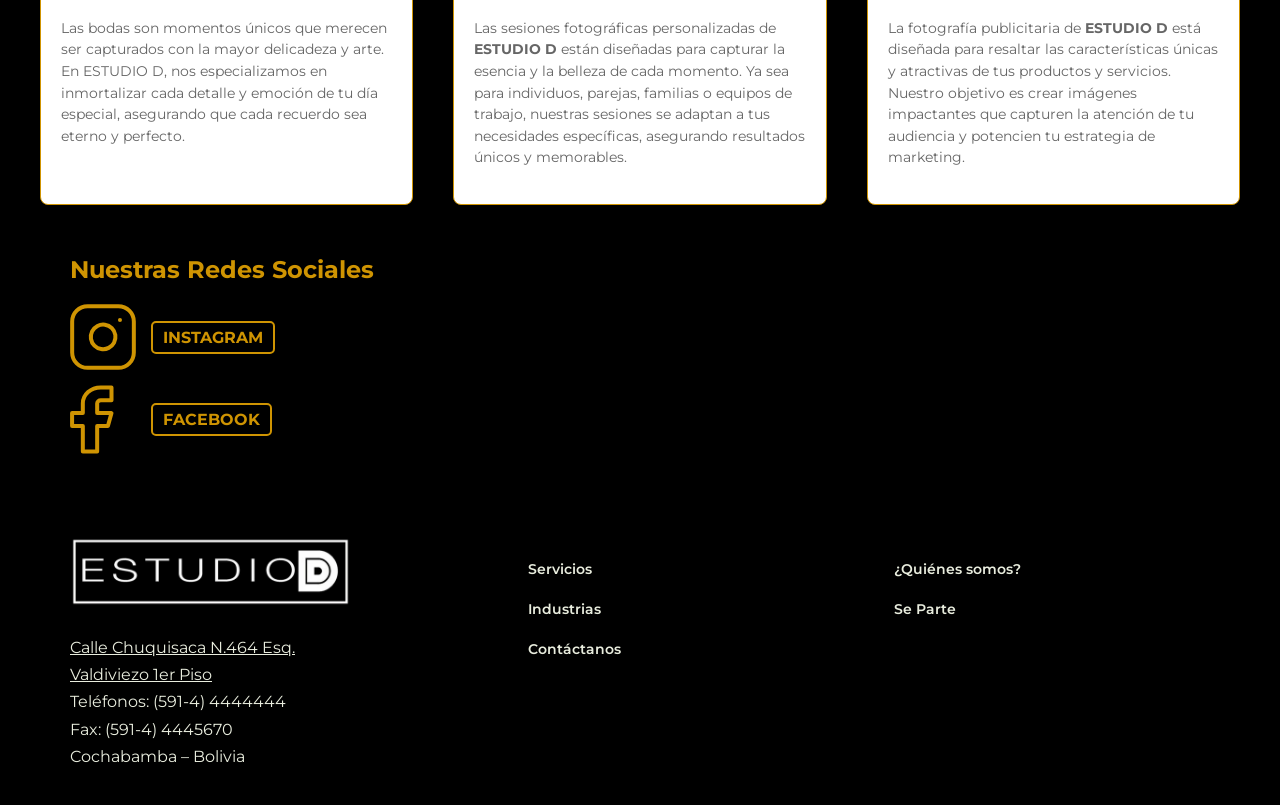
<file: quienessomos.html>
<!DOCTYPE html>
<html lang="es">

<head>
    <meta charset="UTF-8">
    <meta name="viewport" content="width=device-width, initial-scale=1.0">
    <title>Quienes Somos - Arnez Miranda & Asociados</title>
    <link rel="icon" href="favicon.ico" type="image/x-icon">
    <link rel="stylesheet" href="styles.css">
    <link rel="stylesheet" href="styles1.css">
    <script type="module" src="./modules/navbar.js"></script>
    <script type="module" src="./modules/footer.js"></script>
    <script type="module" src="./modules/contact.js"></script>
    <script type="module" src="./modules/articles.js"></script>
</head>

<body>
    <app-navbar></app-navbar>
    <div class="container-who" id="quienes-somos-section">
        <div class="text-box-who">
            <h1>Quienes Somos</h1>
            <h2>ARNEZ MIRANDA Y ASOCIADOS</h2>
            <p>
                <strong>MIRANDA Y ASOCIADOS LTDA.</strong>, es una firma de Auditoría y Consultoría,
                con 22 años en el mercado nacional e internacional. Somos expertos en Auditoría,
                Contabilidad, Impuestos, Consultoría, Asesoramiento Impositivo, Revalorización Técnica
                de Activos Fijos, Planificación Estratégica, Recursos Humanos, Constitución de Empresas
                y Evaluación de Proyectos.
            </p>
        </div>
        <div class="image-box-who">
            <!-- Background image here -->
        </div>
    </div>

    <div class="values-container">
        <!-- Sección de valores alineada a la izquierda -->
        <div class="values-list">
            <div class="value-item">
                <span class="value-icon">
                   <img src="./assets/manos.JPG" alt="team members" width="200" height="200">
                </span>
                <p>Contamos con un equipo de profesionales capacitados para responder a las exigencias de nuestros clientes. Estas características nos han dotado de una
                    inobjetable reputación en la prestación de servicios de calidad.</p>
            </div>
            <div class="value-item">
                <span class="value-icon">
                    <img src="./assets/caballo.JPG" alt="team members" width="200" height="200">
                </span>
                <p>Nuestro objetivo es ayudar a nuestros clientes a mejorar su negocio generando soluciones
                    profesionales en las áreas que necesiten y demanden.</p>
            </div>
            <div class="value-item">
                <span class="value-icon">
                    <img src="./assets/foco.JPG" alt="team members" width="200" height="200">
                </span>
                <p>Contamos con 25 años de experiencia para ayudarlo a crecer como organización. Sabemos que podemos ayudarlo y estamos dispuestos a demostrarlo.
                </p>
            </div>
        </div>

        <!-- Triángulo de fondo y contenedor central de "QUALITY" -->
        <div class="values-background">
            <svg width="1094" height="879" viewBox="0 0 1641 1318" fill="none" xmlns="http://www.w3.org/2000/svg">
                <path
                    d="M276 1310L915.6 136L1524 1227.32L1293.9 1310L1267.04 1250.47H455.521L442.031 1275.99L433.038 1293.17L428.1 1303.39L276 1310Z"
                    fill="#677D59" fill-opacity="0.06" />
                <path d="M1216 1134L879.644 398L512 1134H1216Z" fill="white" />
            </svg>
        </div>
        <div class="quality-box">

            <svg width="233" height="321" viewBox="0 0 233 321" fill="none" xmlns="http://www.w3.org/2000/svg">
                <rect width="233" height="253" fill="#B3C394" />
                <rect y="263" width="233" height="58" fill="#B3C394" />
                <path
                    d="M31.8438 309.24C29.3798 309.24 27.1558 308.76 25.1718 307.8C23.1878 306.808 21.4758 305.496 20.0358 303.864C18.5958 302.232 17.4758 300.392 16.6758 298.344C15.9078 296.264 15.5238 294.136 15.5238 291.96C15.5238 289.688 15.9398 287.528 16.7718 285.48C17.6038 283.4 18.7558 281.56 20.2278 279.96C21.6998 278.328 23.4278 277.048 25.4118 276.12C27.4278 275.16 29.6038 274.68 31.9398 274.68C34.3718 274.68 36.5798 275.176 38.5638 276.168C40.5798 277.16 42.2918 278.488 43.6998 280.152C45.1398 281.816 46.2438 283.672 47.0118 285.72C47.8118 287.768 48.2118 289.864 48.2118 292.008C48.2118 294.28 47.7958 296.456 46.9638 298.536C46.1638 300.584 45.0278 302.424 43.5558 304.056C42.0838 305.656 40.3398 306.92 38.3238 307.848C36.3398 308.776 34.1798 309.24 31.8438 309.24ZM31.8918 304.392C33.6198 304.392 35.1558 304.04 36.4998 303.336C37.8438 302.632 38.9638 301.688 39.8598 300.504C40.7878 299.288 41.4918 297.944 41.9718 296.472C42.4518 294.968 42.6918 293.464 42.6918 291.96C42.6918 290.36 42.4358 288.808 41.9238 287.304C41.4438 285.8 40.7238 284.472 39.7638 283.32C38.8038 282.168 37.6518 281.256 36.3078 280.584C34.9958 279.88 33.5238 279.528 31.8918 279.528C30.1638 279.528 28.6278 279.88 27.2838 280.584C25.9398 281.288 24.8038 282.248 23.8758 283.464C22.9478 284.648 22.2278 285.976 21.7158 287.448C21.2358 288.92 20.9958 290.424 20.9958 291.96C20.9958 293.56 21.2518 295.112 21.7638 296.616C22.2758 298.12 22.9958 299.448 23.9238 300.6C24.8838 301.752 26.0358 302.68 27.3798 303.384C28.7238 304.056 30.2278 304.392 31.8918 304.392ZM32.5638 297.144H37.7478L48.1158 309H42.9318L32.5638 297.144ZM67.8918 309.24C65.1718 309.24 62.8678 308.776 60.9798 307.848C59.1238 306.92 57.6198 305.656 56.4678 304.056C55.3478 302.456 54.5158 300.632 53.9718 298.584C53.4598 296.536 53.2038 294.408 53.2038 292.2V274.92H58.5798V292.2C58.5798 293.768 58.7398 295.288 59.0598 296.76C59.3798 298.2 59.8918 299.496 60.5958 300.648C61.2998 301.8 62.2438 302.712 63.4278 303.384C64.6438 304.056 66.1318 304.392 67.8918 304.392C69.6838 304.392 71.1718 304.056 72.3558 303.384C73.5718 302.68 74.5158 301.752 75.1877 300.6C75.8918 299.416 76.4038 298.104 76.7238 296.664C77.0438 295.224 77.2038 293.736 77.2038 292.2V274.92H82.6278V292.2C82.6278 294.536 82.3398 296.744 81.7638 298.824C81.2198 300.872 80.3558 302.68 79.1718 304.248C78.0198 305.784 76.5158 307 74.6598 307.896C72.8038 308.792 70.5478 309.24 67.8918 309.24ZM98.2113 274.92H103.299L116.547 309H110.883L107.283 299.736H94.1313L90.5793 309H84.8673L98.2113 274.92ZM106.227 295.752L100.755 280.824L95.0913 295.752H106.227ZM120.762 309V274.92H126.138V304.248H144.426V309H120.762ZM148.793 309V274.92H154.169V309H148.793ZM186.879 279.672H175.551V309H170.127V279.672H158.751V274.92H186.879V279.672ZM193.945 274.92L203.353 291.864L212.857 274.92H218.761L206.041 296.808V309H200.665V296.712L188.041 274.92H193.945Z"
                    fill="white" />
                <path
                    d="M30 297C34.5 298 44 309 44 309H49.5C49.5 309 43.7996 301.68 38.5 297C35.282 294.158 33.5 293 30 292.5C26.5 292 20.5 295.5 20.5 295.5L22.5 300C22.5 300 25.5 296 30 297Z"
                    fill="white" />
                <path
                    d="M19 228.628L118.938 30L214 214.64L182.312 226.95L178.047 228.628L173.849 218.557H44.5938V223.593L43.375 225.831L42.7656 227.509L19 228.628Z"
                    fill="#262D46" />
                <path d="M165.859 198.974L113.453 73.6421L56.1719 198.974H165.859Z" fill="#B3C394" />
                <path d="M38.5 228.628H19L34.2344 198.974H56.1719L39.1094 228.628H38.5Z" fill="#262D46" />
                <path d="M42.7656 228.628L113.453 73.6421H109.797L47.0312 214.081L39.1094 228.628H42.7656Z"
                    fill="#262D46" />
            </svg>

        </div>
    </div>
    <section class="join-our-team">
        <h2>Nuestra Misión y Visión</h2>
        <p class="subtitle">"Arnez Miranda y Asociados"</p>

        <div class="opportunities">
            <!-- Oportunidades para estudiantes -->
            <div class="opportunity">
                <h3>Misión</h3>
                <p>Nuestra Misión, Construir un mundo mas equitativo en los negocios, ofreciendo nuestros
                    conocimientos y servicios que ayudan a crear valor a largo plazo a nuestro entorno.
                    Formamos lideres que trabajan en equipo para ofrecer servicios de calidad con un sentido
                    ético en la realización de los trabajos.</p>
            </div>

            <!-- Divider -->
            <div class="divider"></div>

            <!-- Oportunidades para profesionales -->
            <div class="opportunity">
                <h3>Visión</h3>
                <p>Nuestra Visión, nuestra firma tiene valores que incluyen integridad, respeto, trabajo en
                    equipo, ética e iniciativa. Pretendemos que estos valores sean empoderados por nuestro
                    equipo para construir relaciones a largo plazo con nuestros clientes.</p>
            </div>
        </div>
    </section>
    <section class="que-hacemos">
        <h1>Que Hacemos</h1>
        <div class="service-item">
            <div class="icon">
                <svg width="72" height="60" viewBox="0 0 72 60" fill="none" xmlns="http://www.w3.org/2000/svg">
                    <path
                        d="M47.8381 52.5V12.5C47.8381 11.1739 47.2082 9.90215 46.0869 8.96447C44.9657 8.02678 43.4449 7.5 41.8592 7.5H29.9014C28.3157 7.5 26.795 8.02678 25.6737 8.96447C24.5524 9.90215 23.9225 11.1739 23.9225 12.5V52.5M11.9647 17.5H59.7959C63.0979 17.5 65.7748 19.7386 65.7748 22.5V47.5C65.7748 50.2614 63.0979 52.5 59.7959 52.5H11.9647C8.66268 52.5 5.98584 50.2614 5.98584 47.5V22.5C5.98584 19.7386 8.66268 17.5 11.9647 17.5Z"
                        stroke="#758D70" stroke-width="4" stroke-linecap="round" stroke-linejoin="round" />
                </svg>
            </div>
            <div class="content">
                <h2>Equipo de Trabajo</h2>
                <p>Nuestro equipo estable de profesionales esta conformado por profesionales con experiencia
                    en firmas de auditoria y consultoría reconocidas a nivel internacional.</p>
            </div>
        </div>

        <div class="separator"></div>

        <div class="service-item">
            <div class="icon">
                <svg width="70" height="71" viewBox="0 0 70 71" fill="none" xmlns="http://www.w3.org/2000/svg">
                    <g clip-path="url(#clip0_72_2392)">
                        <path
                            d="M41.022 6.07178V17.7384M41.022 52.7384V64.4051M20.6232 14.6176L28.7885 22.8718M53.2555 47.6051L61.4208 55.8593M12.1694 35.2384H23.7105M58.3335 35.2384H69.8746M20.6232 55.8593L28.7885 47.6051M53.2555 22.8718L61.4208 14.6176"
                            stroke="#758D70" stroke-width="4" stroke-linecap="round" stroke-linejoin="round" />
                    </g>
                    <defs>
                        <clipPath id="clip0_72_2392">
                            <rect width="69.2462" height="70" fill="white" transform="translate(0.628418 0.0717773)" />
                        </clipPath>
                    </defs>
                </svg>
            </div>
            <div class="content">
                <h2>Integridad</h2>
                <p>Para nosotros la integridad es importante, y nos hace su certero intermediario y confidente.
                    Enfatizamos la necesidad de conocer permanentemente la situación del cliente y de su
                    actividad.</p>
            </div>
        </div>

        <div class="separator"></div>

        <div class="service-item">
            <div class="icon">
                <svg width="70" height="56" viewBox="0 0 70 56" fill="none" xmlns="http://www.w3.org/2000/svg">
                    <path
                        d="M34.5831 16.3333C34.5831 13.858 33.3702 11.484 31.2111 9.73367C29.052 7.98333 26.1237 7 23.0704 7H5.80127V42H25.9486C28.2386 42 30.4348 42.7375 32.0541 44.0503C33.6734 45.363 34.5831 47.1435 34.5831 49M34.5831 16.3333V49M34.5831 16.3333C34.5831 13.858 35.796 11.484 37.9551 9.73367C40.1142 7.98333 43.0425 7 46.0958 7H63.3649V42H43.2177C40.9276 42 38.7314 42.7375 37.1121 44.0503C35.4928 45.363 34.5831 47.1435 34.5831 49"
                        stroke="#758D70" stroke-width="4" stroke-linecap="round" stroke-linejoin="round" />
                </svg>
            </div>
            <div class="content">
                <h2>Dedicación</h2>
                <p>Con nuestra dedicación personal y motivación, garantizamos resultados a tiempo. Nuestra
                    premisa básica es el compromiso con el servicio al cliente. Desarrollamos la mejor relación
                    posible, en el marco de un servicio profesional y objetivo.</p>
            </div>
        </div>

        <div class="separator"></div>

        <div class="service-item">
            <div class="icon">
                <svg width="63" height="65" viewBox="0 0 63 65" fill="none" xmlns="http://www.w3.org/2000/svg">
                    <path
                        d="M58.5064 44.3744C56.6615 48.9641 53.776 53.0086 50.102 56.1541C46.4281 59.2997 42.0776 61.4505 37.4309 62.4187C32.7842 63.3869 27.9829 63.1428 23.4465 61.7079C18.9102 60.273 14.7771 57.691 11.4085 54.1875C8.03993 50.684 5.53844 46.3658 4.12275 41.6103C2.70706 36.8548 2.42027 31.8069 3.28746 26.908C4.15464 22.009 6.1494 17.408 9.09734 13.5074C12.0453 9.60674 15.8566 6.52518 20.1982 4.53209M60.7974 32.5071C60.7974 28.5009 60.0473 24.5338 58.5899 20.8326C57.1326 17.1313 54.9965 13.7682 52.3036 10.9353C49.6108 8.10248 46.4139 5.85534 42.8955 4.32222C39.3772 2.78909 35.6062 2 31.7979 2V32.5071H60.7974Z"
                        stroke="#758D70" stroke-width="4" stroke-linecap="round" stroke-linejoin="round" />
                </svg>
            </div>
            <div class="content">
                <h2>Valoración del negocio</h2>
                <p>Cada cliente se desempeña en un mercado extremadamente competitivo. Nuestro soporte
                    integrado le ofrece a usted valor agregado. Enfatizamos el cumplimiento de prioridades y
                    plazos requeridos por nuestros Clientes.</p>
            </div>
        </div>

        <div class="separator"></div>

    </section>
    <app-contact></app-contact>
    <app-articles></app-articles>
    <app-footer></app-footer>
    <script src="script.js" defer></script>
</body>

</html>
</file>
<file: styles.css>
@import url("https://fonts.googleapis.com/css2?family=Montserrat:ital,wght@0,100..900;1,100..900&display=swap");

* {
  margin: 0;
  padding: 0;
  box-sizing: border-box;
}

a {
  color: #000000;
}

a:active {
  color: #000000;
  ;
  text-decoration: none;
}

.preview {
  height: 350px;
}

body {
  font-family: "Arial", sans-serif;
  font-family: "Montserrat", sans-serif;
  background-color: black;
}

[id] {
  scroll-margin-top: 120px;
}


.navbar {
  display: flex;
  justify-content: space-between;
  align-items: center;
  background: url('./assets/background1.JPG') repeat center center;
  background-size: contain;
  padding: 10px 20px;
  height: 120px;
  position: sticky;
  top: 0;
  z-index: 55555;

}
/* Contenedor del logo */
.logo {
  position: relative;
  width: 90%;
  /* Ancho inicial */
  height: auto;
  overflow: hidden;
  /* Oculta lo que exceda del contenedor */
  transition: width 0.5s ease-in-out;
  /* Suaviza el cambio de tamaño del contenedor */
  will-change: width;
}

/* Imagen del logo */
.logo img {
  position: relative;
  width: 50%;
  height: auto;
  transition: clip-path 0.5s ease-in-out, transform 0.5s ease-in-out;
  /* Suaviza el recorte y tamaño */
  will-change: clip-path, transform;
}

/* Links de navegación */
.nav-links {
  display: flex;
  list-style: none;
  transform: translateX(0);
  /* Posición inicial */
  transition: transform 0.5s ease-in-out;
  /* Suaviza el movimiento horizontal */
  will-change: transform;
}

/* Estado inicial (sin scroll) */
.navbar .logo {
  width: 90%;
  /* Ancho inicial del contenedor */
  margin-left: 45px;
}

.navbar .logo img {
  clip-path: inset(0 0 0 0);
  /* Imagen completamente visible */
}

.navbar .nav-links {
  transform: translateX(0);
  /* Sin desplazamiento */
}

/* Cuando se hace scroll */
.navbar.scrolled .logo {
  width: 50%;
  /* Cambia el ancho del contenedor */
}

.navbar.scrolled .logo img {
  /* Recorta dejando visible solo el texto */
}

.navbar.scrolled .nav-links {
  transform: translateX(-50%);
  /* Ocupa el espacio dejado por el logo */
}

.nav-links {
  list-style-type: none;
  display: flex;
}

.nav-links li {
  position: relative;
}

.nav-links li a,
.nav-links li .nav-btn {
  text-decoration: none;
  color: #333;
  font-weight: bold;
  background: none;
  border: none;
  cursor: pointer;
  position: relative;
  display: inline-block;
  height: 120px;
  padding-inline: 10px;
  font-size: 15px;
}

/* Efecto de hover sobre los botones */
.nav-links li a:hover,
.nav-links li .nav-btn:hover {
  color: #000000;
  background-color: #E9EDDE;
  transition: background-color 0.3s ease;
}

/* Línea blanca solo cuando el botón está en hover */
.nav-links li a:hover::after,
.nav-links li .nav-btn:hover::after {
  content: "";
  position: absolute;
  bottom: 0;
  left: 0;
  right: 0;
  height: 5px;
  background-color: #CF9402;
  /* Línea blanca */
}

.nav-links li a::after,
.nav-links li .nav-btn::after {
  content: "";
  position: absolute;
  bottom: 0;
  left: 0;
  right: 0;
  height: 5px;
  background-color: transparent;
  /* Línea invisible por defecto */
  transition: background-color 0.3s ease;
}

.nav-links li a,
.nav-links li .nav-btn {
  color: #CF9402;
  height: 120px;
  padding-inline: 10px;
}

.nav-links li a.active,
.nav-links li .nav-btn.active {
  color: #ffff;
  /* Cambiar color de texto al estado activo */
  background-color: #000000;
  /* Cambiar color de fondo al estado activo */
}

/* Línea blanca en el estado activo */
.nav-links li a.active::after,
.nav-links li .nav-btn.active::after {
  content: "";
  position: absolute;
  bottom: 0;
  left: 0;
  right: 0;
  height: 5px;
  background-color: #ffffff;
  /* Línea blanca */
}

.dropbtn {
  background-color: #fff0;
  color: #E9EDDE;
  font-weight: bold;
  padding: 10px;
  border: none;
  cursor: pointer;
  display: flex;
  flex-direction: row;
  align-items: center;
  justify-content: space-between;
  width: 150px;
}

.dropbtn:hover {
  color: #eee8c7;
}

/* Contenido colapsable */
.collapsible-content {
  display: flex;
  background-color: #000000;
  flex-direction: row;
  justify-content: space-evenly;
  color: #ffff;
  display: none;
}

.services,
.industries {
  text-align: left;
  margin-bottom: 20px;
  padding: 25px;
  width: 35%;
  padding-right: 100px;
  margin-left: 50px;
  line-height: 1.7em;
}

.services>h2,
p {
  margin-block: 25px;
}

.industries>h2,
p {
  margin-block: 25px;
  line-height: 1.7em;
}

.contact-btn {
  background-color: #627c6800;
  color: white;
  padding: 10px 60px;
  border: 1px solid #fff;
  cursor: pointer;
  font-weight: bold;
}

.menu {
  width: 33%;
  /*! align-content: center; */
  /*! color: #ffff; */
  padding-block: 35px;
}

.content-menu {
  width: 32%;
  padding: 25px;
  background-color: #f0efdb;
  color: #000000;
}

.audit-list {
  list-style: square;
  line-height: 2em;
  margin-left: 15px;
}

.menu-content-item {
  display: flex;
  flex-direction: row;
  justify-content: space-between;
  align-items: center;
}

.menu ul {
  list-style-type: none;
  padding-left: 0;
}

.menu ul li {
  padding: 5px 0;
}

.menu ul li a {
  text-decoration: none;
  color: #333;
}

.menu-content-item:hover,
.menu-content-item.active {
  background-color: #eeeddf;
  transition: background-color 0.3s ease;
  color: black;
}

.menu-content-item:hover a,
.menu-content-item.active a {
  color: #20263e;
}

.menu-content-item {
  display: flex;
  flex-direction: row;
  justify-content: space-between;
  align-items: center;
  margin-left: 5px;
  padding-left: 15px;
  position: relative;
  /* Necesario para el pseudoelemento */
}

.menu-content-item::before {
  content: "";
  position: absolute;
  top: 0;
  bottom: 0;
  left: -5px;
  width: 5px;
  height: 36.8px;
  background-color: transparent;
  transition: background-color 0.3s ease;
  z-index: 2;
}

.menu-content-item:hover::before,
.menu-content-item.active::before {
  background-color: #000000;
}

.menu-content-item:hover {
  background-color: #eeeddf;
  /* Ya existente */
}

.menu-content-item:hover a {
  color: #20263e;
  /* Ya existente */
}

/* Aplicar las líneas arriba y abajo de cada li */
.menu ul {
  list-style-type: none;
  padding-left: 0;
  color: #ffff;
}

.menu ul li {
  padding: 0px 0;
  position: relative;
}

.menu ul li::before,
.menu ul li::after {
  content: "";
  display: block;
  height: 0.5px;
  background-color: #f0eedd;
  position: absolute;
  left: 0;
  right: 0;
}

.menu ul li::before {
  top: 0;
}

.menu ul li::after {
  bottom: 0;
}

.menu ul li a {
  text-decoration: none;
  color: #ffff;
}

.menu ul li a:hover {
  text-decoration: none;
  color: black;
}

.menu ul li a.active {
  text-decoration: none;
  color: black;
}

/* Estilos del menú hamburguesa */
.hamburger {
  display: none;
  cursor: pointer;
  flex-direction: column;
  justify-content: space-around;
  width: 30px;
  height: 30px;
}

.hamburger .line {
  width: 100%;
  height: 4px;
  background-color: #ffff;
  margin: 5px 0;
}

/* Ocultar el menú de navegación en pantallas pequeñas */
.nav-links {
  display: flex;
  flex-direction: row;
}

.dropdown-content {
  display: none;
  position: absolute;
  background-color: #f1f1f1;
  min-width: 160px;
  box-shadow: 0px 8px 16px 0px rgba(0, 0, 0, 0.2);
  z-index: 1;
}

.dropdown-content a {
  color: black;
  padding: 12px 16px;
  text-decoration: none;
  display: block;
}

.dropdown-content a:hover {
  background-color: #ddd;
}

.show {
  display: block;
}

@media (max-width: 768px) {
  .hamburger {
    display: block;
    margin-left: 0px;
    position: absolute;
    /* Mostrar el ícono de hamburguesa en pantallas pequeñas */
  }

  .text-box-who {
    padding: 10px !important;
  }

  .navbar.scrolled .nav-links {
    transform: translateX(0%);
  }

  .hero-content {
    padding: 50px !important;
  }

  .nav-links {
    display: none;
    /* Ocultar el menú de enlaces inicialmente */
    flex-direction: column;
    /* Cambiar los enlaces a una columna cuando se muestren */
    width: 100%;
    /* Asegurar que ocupen el ancho completo */
  }

  .nav-links.active {
    display: flex;
    /* Mostrar el menú cuando se haga clic en la hamburguesa */
    background-color: #f0eedd;
    /* Fondo del menú en móviles */
    position: absolute;
    /* Asegura que el menú flote */
    top: 120px;
    /* Posicionar justo debajo de la barra de navegación */
    left: 0;
    height: 100%;
    z-index: 4;
  }

  .nav-links li {
    text-align: left;
    width: 100%;
    padding: 0px 20px;
    z-index: 3;
    background-color: #eeeddf;
    height: 103px;
  }

  .nav-links li a,
  .nav-links li .nav-btn {
    color: #000000;
    height: 50px;
    padding-inline: 10px;
    font-size: 23px;
  }

  .nav-links li a,
  .nav-links li .nav-btn {
    color: #000000;
    width: 100%;
    text-align: left;
    padding-inline: 10px;
  }

  .collapsible-content {
    display: block !important;
  }

  .menu {
    width: 100%;
  }

  .services,
  .industries {
    padding-left: 15px;
    width: 100%;
    padding-right: 10px;
    margin-left: 0px;
  }

  .content-menu {
    width: 100%;
    padding: 25px;
    background-color: #f0eedd;
    color: #000000;
  }

  .logo img {
    width: 0%;
    margin-left: 0px;
  }

  .opportunities {
    flex-direction: column;
  }

  .divider {
    display: none;
  }

  .card-container {
    flex-direction: column;
    align-items: center;
  }

  .que-hacemos {
    margin-inline: 0px !important;
  }

  .values-container {
    margin-inline: 0px !important;
  }

  .values-list {
    width: 100% !important;
    ;
    margin-top: 150px;
  }

  .navbar.scrolled .logo img {
    display: none;
  }

  .quality-box {
    right: -15% !important;
    top: -4% !important;
  }

  .text-box-who {
    width: 100% !important;
    height: 400px;
  }

  .container-who {
    flex-direction: column;
  }

  .values-background>svg {
    overflow: hidden !important;
    width: 100%;
  }

  .values-background {
    top: 60% !important;
    ;
    overflow: hidden !important;
    right: 0% !important;
  }
}

@media (max-width: 1100px) {
  .que-hacemos {
    margin-inline: 0px !important;
  }

  .values-container {
    margin-inline: 0px !important;
  }

  .values-list {
    width: 100% !important;
    ;
    margin-top: 150px;
  }

  .quality-box {
    right: 0% !important;
    top: -4% !important;
  }

  .text-box-who {
    width: 100% !important;
    height: 400px;
  }

  .container-who {
    flex-direction: column;
  }

  .values-background>svg {
    overflow: hidden !important;
    width: 100%;
  }

  .values-background {
    top: 60% !important;
    ;
    overflow: hidden !important;
    right: 0% !important;
  }

  .footer-logo {
    display: flex;
    align-items: center;
    flex-direction: column;
    padding-left: 10px !important;
    padding-top: 50px !important;
  }

  .santa {
    margin-left: -75px;
  }

  .footer-logo img {
    height: 45px !important;
    width: auto;
  }

  .footer-nav {
    display: flex;
    flex-direction: column;
    gap: 10px !important;
    padding: 10px !important;
  }

  footer {
    flex-direction: column;
  }
}
</file>
<file: styles1.css>
/* Estilos para el segundo hero con video */
.hero-video {
    position: relative;
    width: 100%;
    height: 90vh;
    /* Full screen height */
    display: flex;
    align-items: flex-start;
    justify-content: flex-start;
    overflow: hidden;
}

.background-video {
    position: absolute;
    top: 0;
    left: 0;
    width: 100%;
    height: 100%;
    object-fit: cover;
    z-index: 0;
    pointer-events: none; /* Esto asegura que el video no responda a los toques del usuario */
}

.hero-video::before {
    content: "";
    position: absolute;
    top: 0;
    left: 0;
    width: 100%;
    height: 100%;
    background: rgba(0, 0, 0, 0.2);
    /* Black overlay with transparency */
    z-index: 1;
}

.hero-video-content {
    position: relative;
    z-index: 2;
    color: white;
    padding: 100px;
}

.hero-video-content h1 {
    font-size: 3rem;
    margin-bottom: 20px;
}

.hero-video-content p {
    font-size: 1.2rem;
    margin-bottom: 30px;
}

.hero-video-content a {
    text-decoration: none;
    padding: 10px 20px;
    background-color: #CF9402;
    /* Button color */
    color: #E9EDDE;
    border-radius: 5px;
    font-weight: bold;
}

.hero-video-content a:hover {
    background-color: #E9EDDE;
    /* Hover effect */
    color: black;
}

.hero {
    position: relative;
    width: 100%;
    height: 90vh;
    /* Full screen height */
    background-image: url('./assets/negocioMAA2.jpg');
    /* Replace with your image URL */
    background-size: cover;
    background-position: center;
    display: flex;
    align-items: flex-start;
    /* Align items to the top */
    justify-content: flex-start;
}

.hero::before {
    content: "";
    position: absolute;
    top: 0;
    left: 0;
    width: 100%;
    height: 100%;
    background: rgba(0, 0, 0, 0.5);
    /* Black overlay with transparency */
    z-index: 1;
}

.hero-content {
    position: relative;
    z-index: 2;
    color: white;
    padding: 100px;
}

.hero-content h1 {
    font-size: 3rem;
    margin-bottom: 20px;
}

.hero-content p {
    font-size: 1.2rem;
    margin-bottom: 30px;
}

.hero-content a {
    text-decoration: none;
    padding: 10px 20px;
    background-color: #CF9402;
    /* Blue button */
    color: #E9EDDE;
    border-radius: 5px;
    font-weight: bold;
}

.hero-content a:hover {
    background-color: #E9EDDE;
    /* Darker blue on hover */
    color: black;
}

.preview {
    text-align: center;
    padding: 60px 20px;
    background: url('./assets/background.jpg') no-repeat center center;
    background-size: cover;
    color: #fff;
}

.preview h1 {
    font-size: 3em;
    margin-bottom: 10px;
}

.preview p {
    font-size: 1.2em;
    max-width: 600px;
    margin: 0 auto 20px auto;
}

.preview button {
    padding: 10px 20px;
    font-size: 1em;
    color: #0077cc;
    background-color: #CF9402;
    border: none;
    border-radius: 5px;
    cursor: pointer;
    transition: background-color 0.3s ease;
    border-radius: 61px;
    width: 85px;
}

.preview button>svg {
    margin-left: -9px;
}

.publish-section>h1 {
    text-align: center;
    margin-top: 40px;
}

.preview button:hover {
    background-color: #A63D40;
}

/* Contenido de auditorías */
.auditorias-content {
    max-width: 800px;
    margin: 40px auto;
    padding: 0 20px;
}

.auditorias-content h2 {
    font-size: 2em;
    margin-bottom: 20px;
    text-align: center;
    color: #333;
}

.auditorias-content ul {
    list-style-type: disc;
    padding-left: 20px;
}

.auditorias-content ul li {
    font-size: 1.1em;
    margin-bottom: 10px;
    color: #555;
}

/* Footer */
footer {
    background-color: #000000;
    color: #E9EDDE;
    padding: 10px 20px;
    display: flex;
    justify-content: flex-start;
    align-items: flex-start;
}

.footer-logo {
    display: flex;
    align-items: left;
    flex-direction: column;
    padding-left: 50px;
    padding-top: 20px;
}

.footer-logo img {
    height: 75px;
    width: auto;
}

.footer-nav {
    display: flex;
    padding: 40px;
    margin-right: 5%;
    width: 100%;
    justify-content: space-around;
}

.footer-nav ul {
    list-style: none;
    padding: 0;
    margin: 0;
}

.footer-nav ul li {
    margin-bottom: 10px;
}

.footer-nav ul li a {
    color: #E9EDDE;
    text-decoration: none;
    font-size: 14px;
    line-height: 30px;
    font-weight: 600;
}

.footer-nav ul li a:hover {
    text-decoration: underline;
}

.footer-nav p a,
.footer-logo p a {
    color: #E9EDDE;
}

.santa {
    margin-top: 5px;
}

.card-container {
    display: flex;
    gap: 40px;
    margin-block: 40px;
    margin-inline: 40px;
    justify-content: center;
}

.card {
    background-color: #fff;
    border: 1px solid #CF9402;
    border-radius: 8px;
    overflow: hidden;
    width: 100%;
    max-width: 450px;
    box-shadow: 0px 4px 6px rgba(0, 0, 0, 0.1);
}

.card img {
    width: 100%;
    height: 450px;
    display: block;
    object-fit: cover;
    /* Añadido para ajustar las imágenes sin estirarlas */
}


.card-content {
    padding: 20px;
}

.card-content h2 {
    font-size: 1.2em;
    color: #333;
    margin-bottom: 10px;
}

.card-content h2 a {
    color: #333;
    text-decoration: none;
}

.card-content h2 a:hover {
    text-decoration: underline;
}

.card-content p {
    font-size: 0.9em;
    color: #666;
    margin-bottom: 15px;
    line-height: 1.5;
}

.card-content .date {
    font-size: 0.8em;
    color: #888;
}

.auditorias-content {
    max-width: 1100px;
    padding: 20px;
}

.auditorias-content h2 {
    text-align: center;
    font-size: 2em;
    color: #333;
    margin-bottom: 50px;
}

.auditoria-item {
    display: flex;
    align-items: center;
    gap: 20px;
    margin-bottom: 40px;
}

.auditoria-item img {
    width: 50%;
    height: auto;
    border-radius: 8px;
    box-shadow: 0px 4px 6px rgba(0, 0, 0, 0.1);
}

.auditoria-item .text-content {
    width: 50%;
}

.auditoria-item h3 {
    font-size: 1.5em;
    color: #333;
    margin-bottom: 10px;
}

.auditoria-item p {
    font-size: 1em;
    color: #666;
    line-height: 1.6;
}

.reverse {
    flex-direction: row-reverse;
}

/* Section styling */
.join-our-team {
    text-align: center;
    padding: 40px;
    background-color: #f9f9f9;
}

.join-our-team h2 {
    font-size: 28px;
    color: #6d8a62;
    margin-bottom: 10px;
}

.join-our-team .subtitle {
    font-size: 16px;
    color: #7a7a7a;
    margin-bottom: 77px;
}

/* Opportunities container styling */
.opportunities {
    display: flex;
    justify-content: center;
    align-items: flex-start;
    gap: 30px;
    max-width: 1000px;
    margin: 0 auto;
}

.opportunity {
    flex: 1;
    text-align: left;
}

.opportunity h3 {
    font-size: 20px;
    color: #6d8a62;
    margin-bottom: 15px;
}

.opportunity p {
    font-size: 14px;
    color: #4d4d4d;
    margin-bottom: 17px;
    margin-top: 45px;
}

.contact-link {
    display: inline-block;
    padding: 10px 20px;
    border: 1px solid #d3d3d3;
    color: #4d4d4d;
    text-decoration: none;
    font-size: 14px;
    border-radius: 4px;
    margin-top: 35px;
}

/* Divider styling */
.divider {
    width: 1px;
    background-color: #7a7a7a;
    height: 190px;
    align-self: initial;
}

.container-who {
    display: flex;
    height: 400px;
    overflow: hidden;
    /*! margin-inline: 26%; */
}

.text-box-who {
    background-color: #718a77;
    /* Adjusted to match the green background */
    color: #fff;
    padding: 74px;
    width: 42%;
    display: flex;
    flex-direction: column;
    justify-content: center;
}

.text-box-who h1 {
    font-size: 2rem;
    margin-bottom: 10px;
}

.text-box-who h2 {
    font-size: 1.5rem;
    font-weight: bold;
    margin-bottom: 20px;
}

.text-box-who p {
    font-size: 1rem;
    line-height: 1.5;
}

.image-box-who {
    width: 60%;
    background-image: url('./assets/quality2.jpg');
    /* Replace with the path to your image */
    background-size: cover;
    background-position: center;
}

.que-hacemos {
    /*! width: 96%; */
    /*! text-align: center; */
    color: #718a77;
    /* Color verde oscuro */
    margin-inline: 30%;
    margin-bottom: 200px;
}

.que-hacemos h1 {
    font-size: 2rem;
    margin-bottom: 5rem;
    color: #6b8f71;
    text-align: center;
    margin-top: 100px;
}

.service-item {
    display: flex;
    /*! align-items: center; */
    padding: 1rem 0;
}

.icon {
    font-size: 2rem;
    color: #b5c5b4;
    margin-right: 1rem;
    flex-shrink: 0;
    margin-top: -15px;
}

.content h2 {
    font-size: 1.25rem;
    font-weight: bold;
    color: #6b8f71;
    /* Mismo verde */
    margin-bottom: 0.5rem;
}

.content p {
    font-size: 1rem;
    color: #666;
    line-height: 1.5;
}

.separator {
    width: 100%;
    height: 1px;
    background-color: #ddd;
    margin: 1rem 0;
}


.values-container {
    position: relative;
    /*! width: 108%; */
    /*! max-width: 900px; */
    display: flex;
    align-items: center;
    margin-inline: 20%;
    margin-block: 220px;
}

.values-list {
    display: flex;
    flex-direction: column;
    gap: 2rem;
    z-index: 2;
    width: 50%;
    /*! color: #b3c394; */
}

.values-list>div>p {
    color: #718a77;
}

.value-item {
    display: flex;
    align-items: start;
    gap: 1rem;
    font-size: 1rem;
    color: #333;
}

.value-icon {
    font-size: 2rem;
    color: #333;
}

.values-background {
    position: absolute;
    right: -17%;
    top: 45%;
    /*! width: 63%; */
    /*! padding-bottom: 80%; */
    /*! background-color: rgba(200, 200, 200, 0.1); */
    /*! clip-path: polygon(50% 0%, 100% 100%, 0% 100%); */
    transform: translateY(-50%);
    z-index: -1;
}

.quality-box {
    position: absolute;
    right: -10%;
    top: 50%;
    transform: translate(-50%, -50%);
    /*! background-color: #b5c5b400; */
    padding: 1rem;
    text-align: center;
    color: #333;
    z-index: 3;
}

.quality-text {
    font-size: 3rem;
    font-weight: bold;
    display: block;
}

.quality-label {
    font-size: 1rem;
    color: white;
    text-transform: uppercase;
}

.social-media-section {
    display: flex;
    flex-direction: column;
    align-items: flex-start;
    margin: 50px;
    padding-left: 20px;
}

.title {
    font-size: 1.5rem;
    font-weight: bold;
    color: #CF9402;
    margin-bottom: 20px;
    text-align: left;
}

.social-media {
    display: flex;
    flex-direction: column;
    gap: 15px;
}

.social-item {
    display: flex;
    align-items: center;
    gap: 15px;
}

.social-item svg {
    flex-shrink: 0;
    /* Asegura que el icono no se redimensione */
}

.social-button {
    font-size: 1rem;
    font-weight: bold;
    color: #CF9402;
    text-decoration: none;
    border: 2px solid #CF9402;
    padding: 5px 10px;
    border-radius: 5px;
    transition: all 0.3s ease;
}

.social-button:hover {
    background-color: #E9EDDE;
    color: #CF9402;
}

.contact-form-section {
    text-align: center;
    width: 100%;
    max-width: 400px;
    margin: 50px auto;
    background-color: #fff;
    padding: 20px;
    border-radius: 8px;
    box-shadow: 0 4px 6px rgba(0, 0, 0, 0.1);
}

/* Title Styling */
.contact-title {
    font-size: 28px;
    color: #1a202c;
    /* Color oscuro para el título */
    margin-bottom: 5px;
}

.contact-subtitle {
    font-size: 18px;
    color: #CF9402;
    /* Color verde para el subtítulo */
    margin-bottom: 20px;
}

/* Form Styling */
.contact-form {
    display: flex;
    flex-direction: column;
    gap: 15px;
}

/* Form Group */
.form-group {
    text-align: left;
}

label {
    font-size: 14px;
    color: #718096;
    /* Gris claro */
    margin-bottom: 5px;
    display: block;
}

input,
textarea {
    width: 100%;
    padding: 10px;
    font-size: 16px;
    border: 1px solid #e2e8f0;
    /* Borde claro */
    border-radius: 4px;
    outline: none;
    transition: border-color 0.3s;
}

input:focus,
textarea:focus {
    border-color: #CF9402;
    /* Borde verde al enfoque */
}

/* Submit Button */
.submit-btn {
    background-color: #CF9402;
    /* Verde oscuro */
    color: white;
    border: none;
    border-radius: 4px;
    padding: 10px;
    font-size: 16px;
    cursor: pointer;
    transition: background-color 0.3s;
}

.submit-btn:hover {
    background-color: black;
    /* Verde más oscuro */
}
</file>
